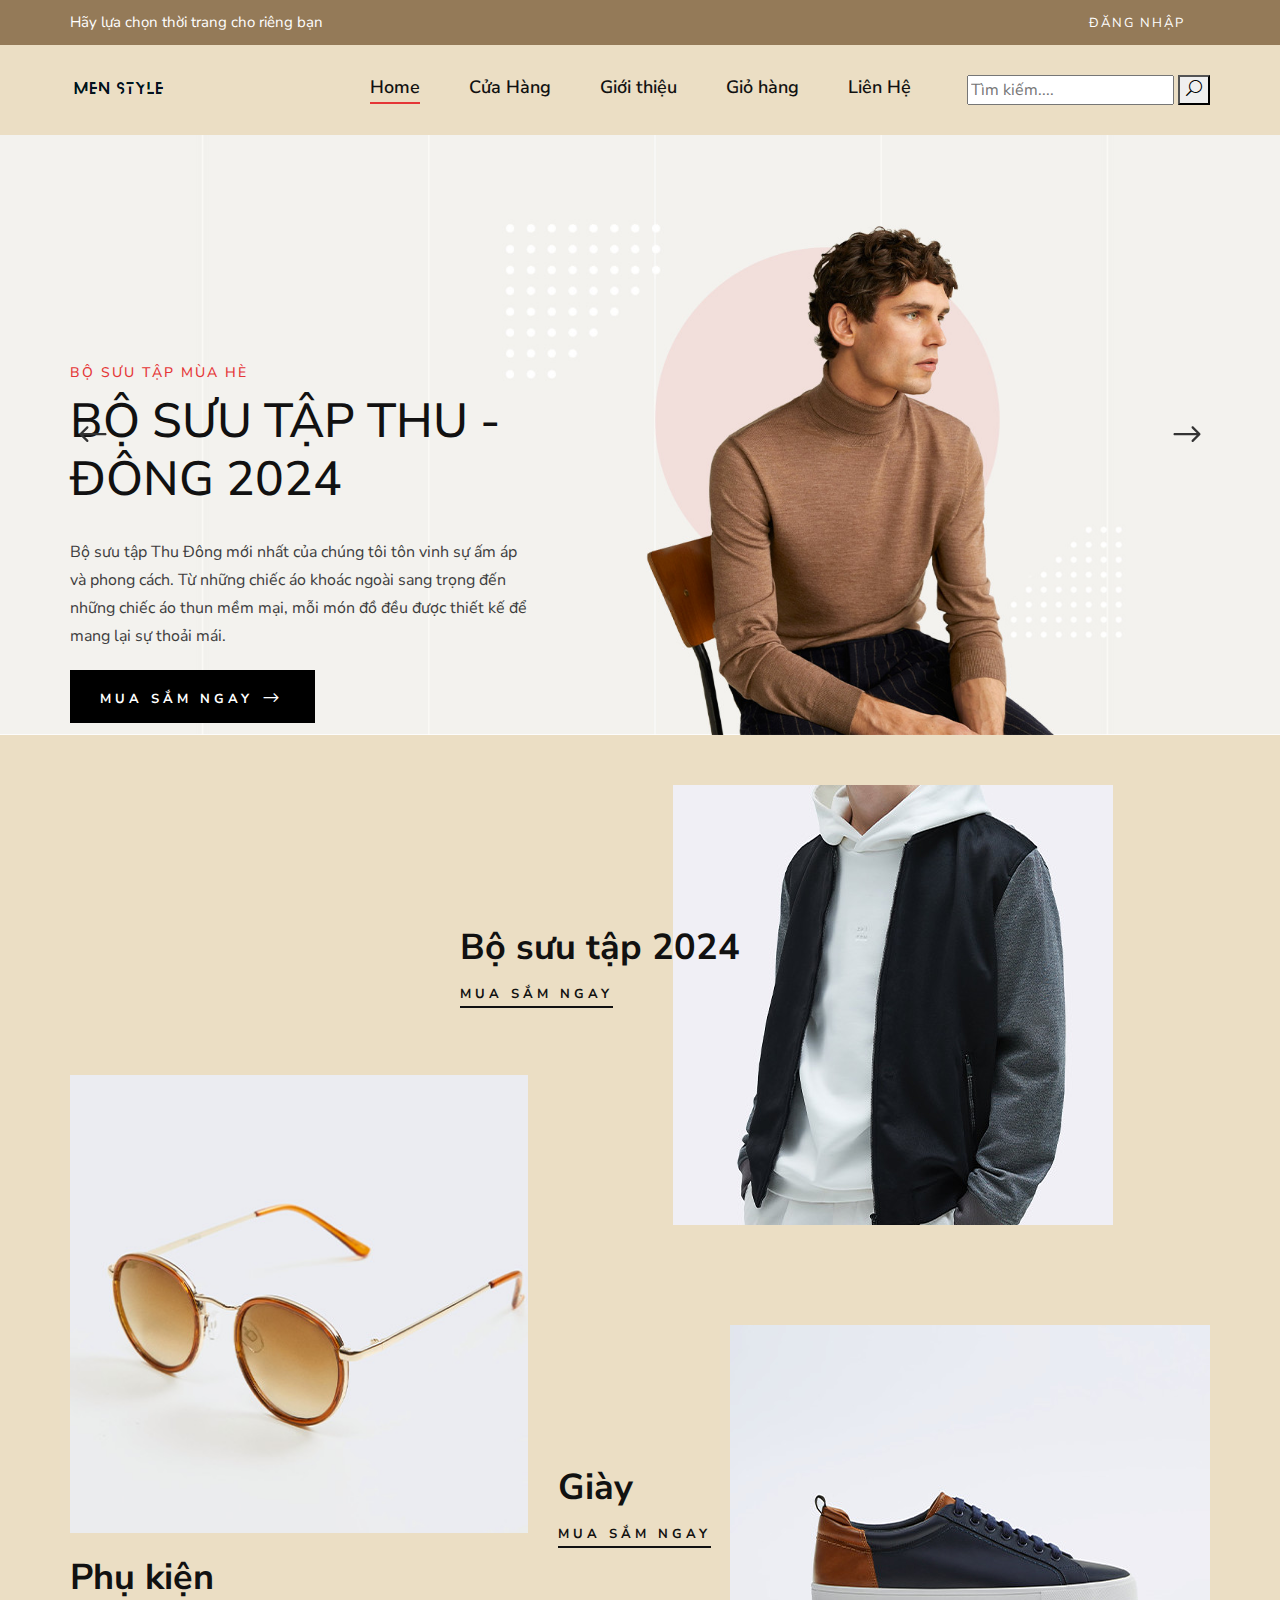
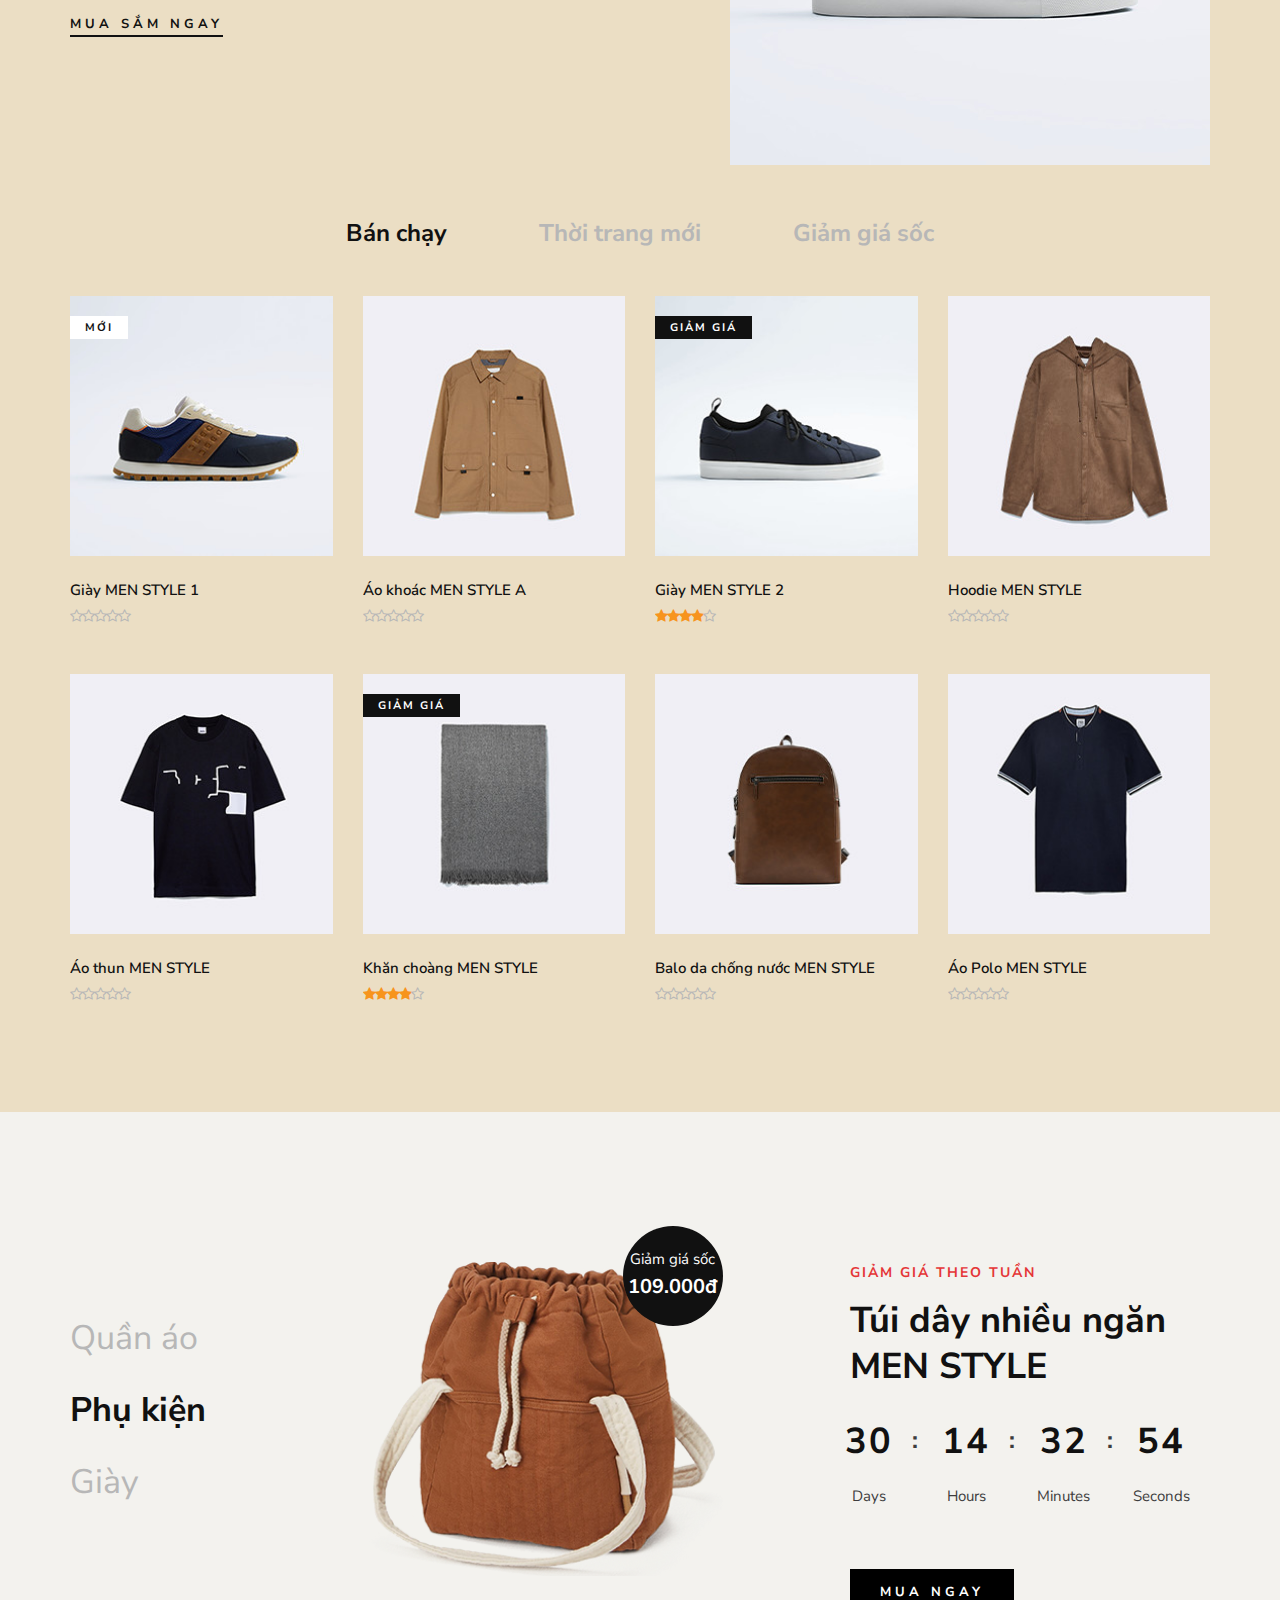
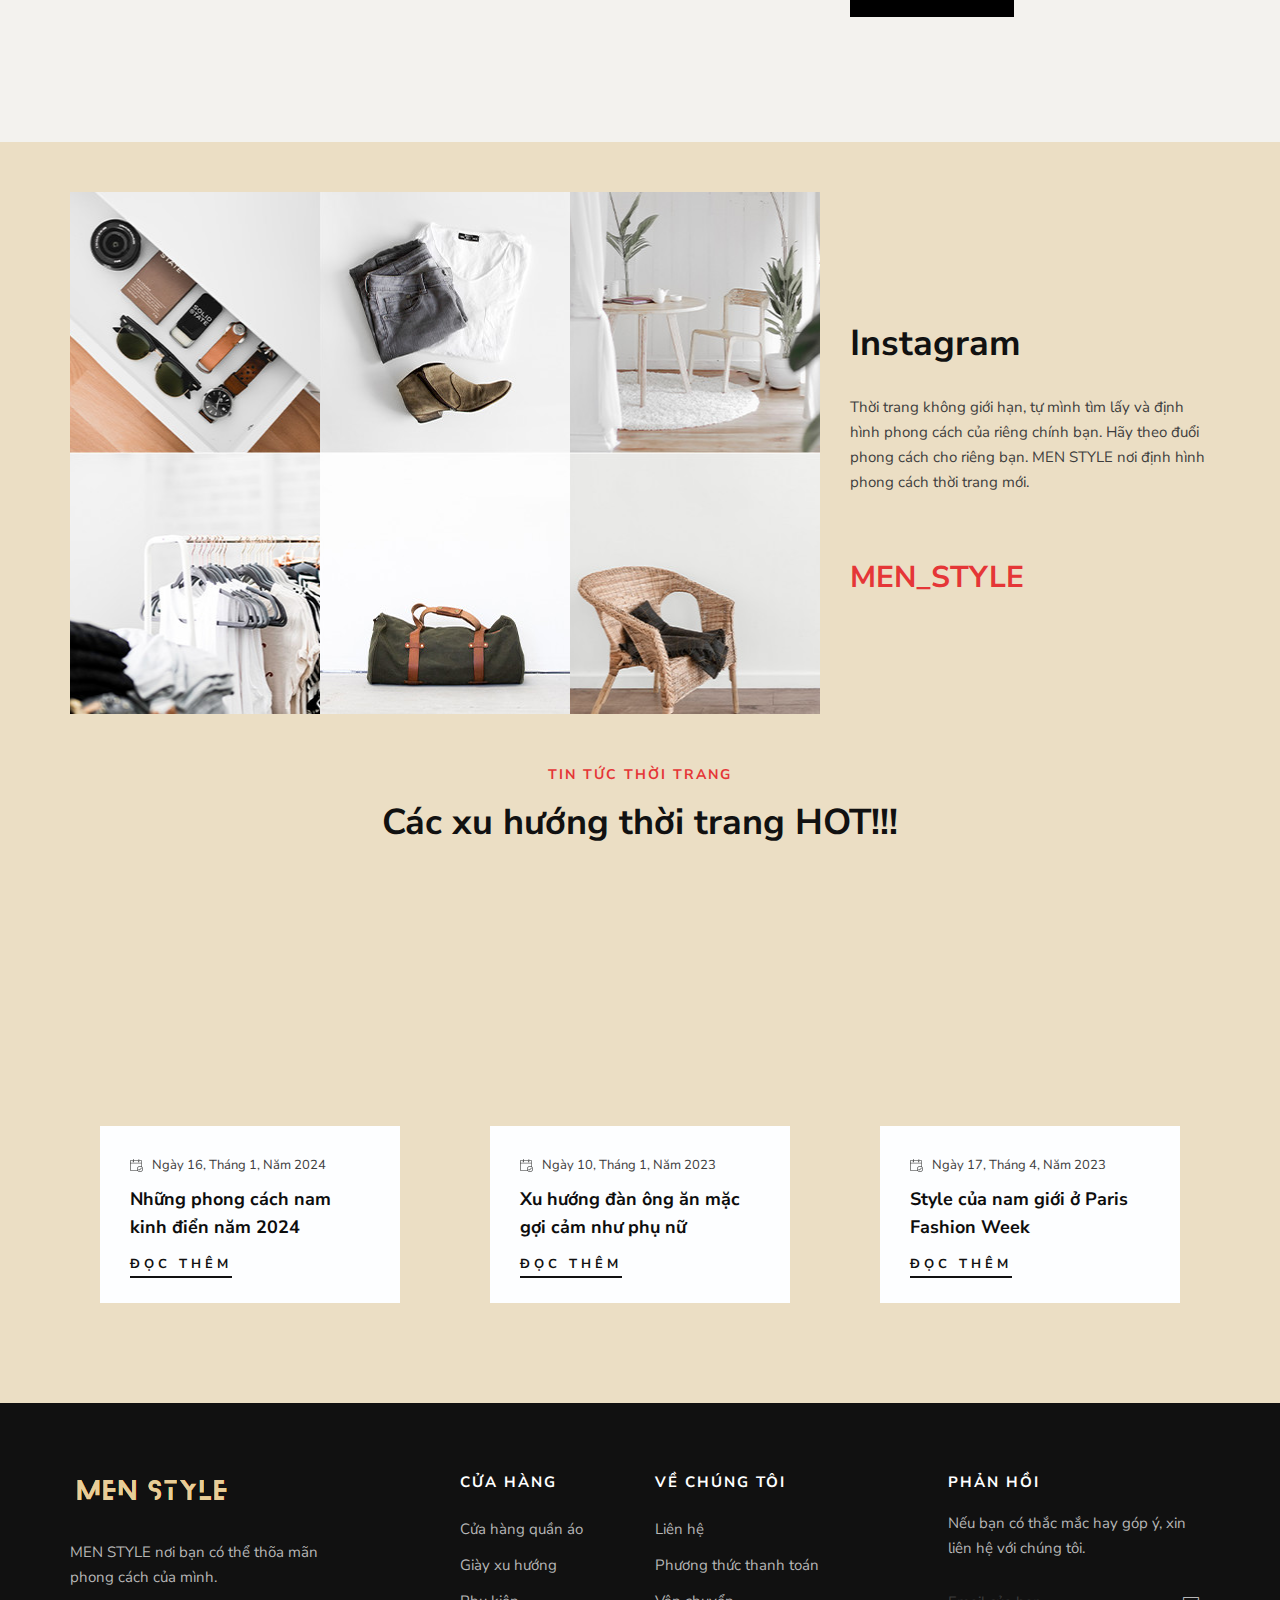
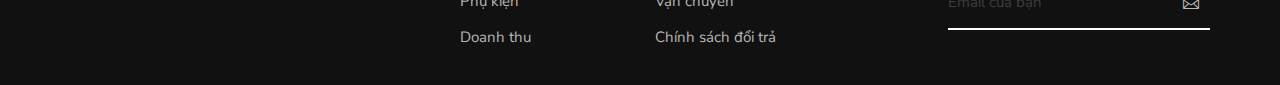
<file: index.html>
<!DOCTYPE html>
<html lang="zxx">

<head>
    <meta charset="UTF-8">
    <meta name="description" content="Fashion ">
    <meta name="keywords" content="Fashion, unica, creative, html">
    <meta name="viewport" content="width=device-width, initial-scale=1.0">
    <meta http-equiv="X-UA-Compatible" content="ie=edge">
    <body style="background-color: #ebdec4;"></body>
    <title>MEN STYLE  </title>

    <!-- Google Font -->
    <link href="https://fonts.googleapis.com/css2?family=Nunito+Sans:wght@300;400;600;700;800;900&display=swap"
    rel="stylesheet">

    <!-- Css Styles -->
    <link rel="stylesheet" href="css/bootstrap.min.css" type="text/css">
    <link rel="stylesheet" href="css/font-awesome.min.css" type="text/css">
    <link rel="stylesheet" href="css/elegant-icons.css" type="text/css">
    <link rel="stylesheet" href="css/magnific-popup.css" type="text/css">
    <link rel="stylesheet" href="css/nice-select.css" type="text/css">
    <link rel="stylesheet" href="css/owl.carousel.min.css" type="text/css">
    <link rel="stylesheet" href="css/slicknav.min.css" type="text/css">
    <link rel="stylesheet" href="css/style.css" type="text/css">
    
</head>

<body>
    <!-- Page Preloder -->
    <div id="preloder">
        <div class="loader"></div>
    </div>

    <!-- Offcanvas Menu Begin -->
    <div class="offcanvas-menu-overlay"></div>
    <div class="offcanvas-menu-wrapper">
        <div class="offcanvas__option">
            <div class="offcanvas__links">
                <a href="#">Đăng nhập</a>
                
            </div>
            
        </div>
        <div class="offcanvas__nav__option">
            <a href="#" class="search-switch"><img src="img/icon/search.png" alt=""></a>
            <a href="#"><img src="img/icon/heart.png" alt=""></a>
            <a href="#"><img src="img/icon/cart.png" alt=""> <span>0</span></a>
            <div class="price">0đ</div>
        </div>
        <div id="mobile-menu-wrap"></div>
        <div class="offcanvas__text">
            <p>Hãy lựa chọn thời trang cho riêng bạn </p>
        </div>
    </div>
    <!-- Offcanvas Menu End -->

    <!-- Header Section Begin -->
    <header class="header">
        <header class="header">
            <div class="header__top">
                <div class="container">
                    <div class="row">
                        <div class="col-lg-6 col-md-7">
                            <div class="header__top__left">
                                <p>Hãy lựa chọn thời trang cho riêng bạn</p>
                            </div>
                        </div>
                        <div class="col-lg-6 col-md-5">
                            <div class="header__top__right">
                                <div class="header__top__links">
                                    <a href="login.html">Đăng nhập</a>
                                   
                                </div>
                                
                            </div>
                        </div>
                    </div>
                </div>
            </div>
        <div class="container">
            <div class="row">
                <div class="col-lg-3 col-md-3">
                    <div class="header__logo">
                        <a href="./index.html"><img src="img/logo.png" alt=""></a>
                    </div>
                </div>
                <div class="col-lg-6 col-md-6">
                    <nav class="header__menu mobile-menu">
                        <ul>
                            <li class="active"><a href="./index.html">Home</a></li>
                            <li><a href="./shop.html">Cửa Hàng</a></li>
                            <li><a href="#">Giới thiệu</a>
                                <ul class="dropdown">
                                    <li><a href="./about.html">Về Chúng Tôi</a></li>
                                    <li><a href="./blog.html">Bài viết</a></li>
                                </ul>
                            </li>
                            <li><a href="#">Giỏ hàng</a>
                                <ul class="dropdown">
                                    <li><a href="./cart.html">Giỏ hàng</a></li>
                                    <li><a href="./checkout.html">Thủ Tục Thanh Toán</a></li>
                                </ul>
                            </li>
                            <li><a href="./contact.html">Liên Hệ</a></li>
                        </ul>
                    </nav>
                </div>
                <div class="col-lg-3 col-md-3">
                    <div class="header__nav__option">
                        <form action="#">
                            <input type="text" placeholder="Tìm kiếm....">
                            <button type="submit"><span class="icon_search"></span></button>
                        </form>
                        
                </div>
            </div>
            <div class="canvas__open"><i class="fa fa-bars"></i></div>
        </div>
    </header>
    <!-- Header Section End -->

    <!-- Hero Section Begin -->
    <section class="hero">
        <div class="hero__slider owl-carousel">
            <div class="hero__items set-bg" data-setbg="img/hero/nv1.jpg">
                <div class="container">
                    <div class="row">
                        <div class="col-xl-5 col-lg-7 col-md-8">
                            <div class="hero__text">
                                <h6>Bộ sưu tập mùa hè</h6>
                                <h2>BỘ SƯU TẬP THU - ĐÔNG 2024</h2>
                                <p>Bộ sưu tập Thu Đông mới nhất của chúng tôi tôn vinh sự ấm áp và phong cách.
                                 Từ những chiếc áo khoác ngoài sang trọng đến những chiếc áo thun mềm mại, 
                                 mỗi món đồ đều được thiết kế để mang lại sự thoải mái.</p>
                                <a href="#" class="primary-btn">MUA SẮM NGAY <span class="arrow_right"></span></a>
                                
                            </div>
                        </div>
                    </div>
                </div>
            </div>
            <div class="hero__items set-bg" data-setbg="img/hero/nv2.jpg">
                <div class="container">
                    <div class="row">
                        <div class="col-xl-5 col-lg-7 col-md-8">
                            <div class="hero__text">
                                <h6>Bộ sưu tập mùa hè</h6>
                                <h2>BỘ SƯU TẬP THU - ĐÔNG 2024</h2>
                                <p>Bộ sưu tập Thu Đông mới nhất của chúng tôi tôn vinh sự ấm áp và phong cách.
                                 Từ những chiếc áo khoác ngoài sang trọng đến những chiếc áo thun mềm mại, 
                                 mỗi món đồ đều được thiết kế để mang lại sự thoải mái.</p>
                                <a href="#" class="primary-btn">MUA SẮM NGAY <span class="arrow_right"></span></a>
                                
                            </div>
                        </div>
                    </div>
                </div>
            </div>
        </div>
    </section>
    <!-- Hero Section End -->

    <!-- Banner Section Begin -->
    <section class="banner spad">
        <div class="container">
            <div class="row">
                <div class="col-lg-7 offset-lg-4">
                    <div class="banner__item">
                        <div class="banner__item__pic">
                            <img src="img/banner/banner-1.jpg" alt="">
                        </div>
                        <div class="banner__item__text">
                            <h2>Bộ sưu tập 2024</h2>
                            <a href="shop.html">Mua sắm ngay</a>
                        </div>
                    </div>
                </div>
                <div class="col-lg-5">
                    <div class="banner__item banner__item--middle">
                        <div class="banner__item__pic">
                            <img src="img/banner/banner-2.jpg" alt="">
                        </div>
                        <div class="banner__item__text">
                            <h2>Phụ kiện</h2>
                            <a href="shop.html">Mua sắm ngay</a>
                        </div>
                    </div>
                </div>
                <div class="col-lg-7">
                    <div class="banner__item banner__item--last">
                        <div class="banner__item__pic">
                            <img src="img/banner/banner-3.jpg" alt="">
                        </div>
                        <div class="banner__item__text">
                            <h2>Giày</h2>
                            <a href="shop.html">Mua sắm ngay</a>
                        </div>
                    </div>
                </div>
            </div>
        </div>
    </section>
    <!-- Banner Section End -->

    <!-- Product Section Begin -->
    <section class="product spad">
        <div class="container">
            <div class="row">
                <div class="col-lg-12">
                    <ul class="filter__controls">
                        <li class="active" data-filter="*">Bán chạy</li>
                        <li data-filter=".new-arrivals">Thời trang mới</li>
                        <li data-filter=".hot-sales">Giảm giá sốc</li>
                    </ul>
                </div>
            </div>
            <div class="row product__filter">
                <div class="col-lg-3 col-md-6 col-sm-6 col-md-6 col-sm-6 mix new-arrivals">
                    <div class="product__item">
                        <div class="product__item__pic set-bg" data-setbg="img/product/product-1.jpg">
                            <span class="label">Mới</span>
                            <ul class="product__hover">
                                <li><a href="#"><img src="img/icon/heart.png" alt=""></a></li>
                                <li><a href="#"><img src="img/icon/compare.png" alt=""> <span>Thông tin</span></a></li>
                                <li><a href="#"><img src="img/icon/search.png" alt=""></a></li>
                            </ul>
                        </div>
                        <div class="product__item__text">
                            <h6>Giày MEN STYLE 1</h6>
                            <div class="rating">
                                <i class="fa fa-star-o"></i>
                                <i class="fa fa-star-o"></i>
                                <i class="fa fa-star-o"></i>
                                <i class="fa fa-star-o"></i>
                                <i class="fa fa-star-o"></i>
                            </div>
                            <div class="product__color__select">
                                <label for="pc-1">
                                    <input type="radio" id="pc-1">
                                </label>
                                <label class="active black" for="pc-2">
                                    <input type="radio" id="pc-2">
                                </label>
                                <label class="grey" for="pc-3">
                                    <input type="radio" id="pc-3">
                                </label>
                            </div>
                        </div>
                    </div>
                </div>
                <div class="col-lg-3 col-md-6 col-sm-6 col-md-6 col-sm-6 mix hot-sales">
                    <div class="product__item">
                        <div class="product__item__pic set-bg" data-setbg="img/product/product-2.jpg">
                            <ul class="product__hover">
                                <li><a href="#"><img src="img/icon/heart.png" alt=""></a></li>
                                <li><a href="#"><img src="img/icon/compare.png" alt=""> <span>Thông tin</span></a></li>
                                <li><a href="#"><img src="img/icon/search.png" alt=""></a></li>
                            </ul>
                        </div>
                        <div class="product__item__text">
                            <h6>Áo khoác MEN STYLE A</h6>
                            <div class="rating">
                                <i class="fa fa-star-o"></i>
                                <i class="fa fa-star-o"></i>
                                <i class="fa fa-star-o"></i>
                                <i class="fa fa-star-o"></i>
                                <i class="fa fa-star-o"></i>
                            </div>
                            <div class="product__color__select">
                                <label for="pc-4">
                                    <input type="radio" id="pc-4">
                                </label>
                                <label class="active black" for="pc-5">
                                    <input type="radio" id="pc-5">
                                </label>
                                <label class="grey" for="pc-6">
                                    <input type="radio" id="pc-6">
                                </label>
                            </div>
                        </div>
                    </div>
                </div>
                <div class="col-lg-3 col-md-6 col-sm-6 col-md-6 col-sm-6 mix new-arrivals">
                    <div class="product__item sale">
                        <div class="product__item__pic set-bg" data-setbg="img/product/product-3.jpg">
                            <span class="label">Giảm giá</span>
                            <ul class="product__hover">
                                <li><a href="#"><img src="img/icon/heart.png" alt=""></a></li>
                                <li><a href="#"><img src="img/icon/compare.png" alt=""> <span>Thông tin</span></a></li>
                                <li><a href="#"><img src="img/icon/search.png" alt=""></a></li>
                            </ul>
                        </div>
                        <div class="product__item__text">
                            <h6>Giày MEN STYLE 2</h6>
                            <div class="rating">
                                <i class="fa fa-star"></i>
                                <i class="fa fa-star"></i>
                                <i class="fa fa-star"></i>
                                <i class="fa fa-star"></i>
                                <i class="fa fa-star-o"></i>
                            </div>
                            <div class="product__color__select">
                                <label for="pc-7">
                                    <input type="radio" id="pc-7">
                                </label>
                                <label class="active black" for="pc-8">
                                    <input type="radio" id="pc-8">
                                </label>
                                <label class="grey" for="pc-9">
                                    <input type="radio" id="pc-9">
                                </label>
                            </div>
                        </div>
                    </div>
                </div>
                <div class="col-lg-3 col-md-6 col-sm-6 col-md-6 col-sm-6 mix hot-sales">
                    <div class="product__item">
                        <div class="product__item__pic set-bg" data-setbg="img/product/product-4.jpg">
                            <ul class="product__hover">
                                <li><a href="#"><img src="img/icon/heart.png" alt=""></a></li>
                                <li><a href="#"><img src="img/icon/compare.png" alt=""> <span>Thông tin</span></a></li>
                                <li><a href="#"><img src="img/icon/search.png" alt=""></a></li>
                            </ul>
                        </div>
                        <div class="product__item__text">
                            <h6>Hoodie MEN STYLE </h6>
                            <div class="rating">
                                <i class="fa fa-star-o"></i>
                                <i class="fa fa-star-o"></i>
                                <i class="fa fa-star-o"></i>
                                <i class="fa fa-star-o"></i>
                                <i class="fa fa-star-o"></i>
                            </div>
                            <div class="product__color__select">
                                <label for="pc-10">
                                    <input type="radio" id="pc-10">
                                </label>
                                <label class="active black" for="pc-11">
                                    <input type="radio" id="pc-11">
                                </label>
                                <label class="grey" for="pc-12">
                                    <input type="radio" id="pc-12">
                                </label>
                            </div>
                        </div>
                    </div>
                </div>
                <div class="col-lg-3 col-md-6 col-sm-6 col-md-6 col-sm-6 mix new-arrivals">
                    <div class="product__item">
                        <div class="product__item__pic set-bg" data-setbg="img/product/product-5.jpg">
                            <ul class="product__hover">
                                <li><a href="#"><img src="img/icon/heart.png" alt=""></a></li>
                                <li><a href="#"><img src="img/icon/compare.png" alt=""> <span>Thông tin</span></a></li>
                                <li><a href="#"><img src="img/icon/search.png" alt=""></a></li>
                            </ul>
                        </div>
                        <div class="product__item__text">
                            <h6>Áo thun MEN STYLE </h6>
                            <div class="rating">
                                <i class="fa fa-star-o"></i>
                                <i class="fa fa-star-o"></i>
                                <i class="fa fa-star-o"></i>
                                <i class="fa fa-star-o"></i>
                                <i class="fa fa-star-o"></i>
                            </div>
                            <div class="product__color__select">
                                <label for="pc-13">
                                    <input type="radio" id="pc-13">
                                </label>
                                <label class="active black" for="pc-14">
                                    <input type="radio" id="pc-14">
                                </label>
                                <label class="grey" for="pc-15">
                                    <input type="radio" id="pc-15">
                                </label>
                            </div>
                        </div>
                    </div>
                </div>
                <div class="col-lg-3 col-md-6 col-sm-6 col-md-6 col-sm-6 mix hot-sales">
                    <div class="product__item sale">
                        <div class="product__item__pic set-bg" data-setbg="img/product/product-6.jpg">
                            <span class="label">Giảm giá</span>
                            <ul class="product__hover">
                                <li><a href="#"><img src="img/icon/heart.png" alt=""></a></li>
                                <li><a href="#"><img src="img/icon/compare.png" alt=""> <span>Thông tin</span></a></li>
                                <li><a href="#"><img src="img/icon/search.png" alt=""></a></li>
                            </ul>
                        </div>
                        <div class="product__item__text">
                            <h6>Khăn choàng MEN STYLE</h6>
                            <div class="rating">
                                <i class="fa fa-star"></i>
                                <i class="fa fa-star"></i>
                                <i class="fa fa-star"></i>
                                <i class="fa fa-star"></i>
                                <i class="fa fa-star-o"></i>
                            </div>
                            <div class="product__color__select">
                                <label for="pc-16">
                                    <input type="radio" id="pc-16">
                                </label>
                                <label class="active black" for="pc-17">
                                    <input type="radio" id="pc-17">
                                </label>
                                <label class="grey" for="pc-18">
                                    <input type="radio" id="pc-18">
                                </label>
                            </div>
                        </div>
                    </div>
                </div>
                <div class="col-lg-3 col-md-6 col-sm-6 col-md-6 col-sm-6 mix new-arrivals">
                    <div class="product__item">
                        <div class="product__item__pic set-bg" data-setbg="img/product/product-7.jpg">
                            <ul class="product__hover">
                                <li><a href="#"><img src="img/icon/heart.png" alt=""></a></li>
                                <li><a href="#"><img src="img/icon/compare.png" alt=""> <span>So sánh</span></a></li>
                                <li><a href="#"><img src="img/icon/search.png" alt=""></a></li>
                            </ul>
                        </div>
                        <div class="product__item__text">
                            <h6>Balo da chống nước MEN STYLE</h6>
                            <div class="rating">
                                <i class="fa fa-star-o"></i>
                                <i class="fa fa-star-o"></i>
                                <i class="fa fa-star-o"></i>
                                <i class="fa fa-star-o"></i>
                                <i class="fa fa-star-o"></i>
                            </div>
                            <div class="product__color__select">
                                <label for="pc-19">
                                    <input type="radio" id="pc-19">
                                </label>
                                <label class="active black" for="pc-20">
                                    <input type="radio" id="pc-20">
                                </label>
                                <label class="grey" for="pc-21">
                                    <input type="radio" id="pc-21">
                                </label>
                            </div>
                        </div>
                    </div>
                </div>
                <div class="col-lg-3 col-md-6 col-sm-6 col-md-6 col-sm-6 mix hot-sales">
                    <div class="product__item">
                        <div class="product__item__pic set-bg" data-setbg="img/product/product-8.jpg">
                            <ul class="product__hover">
                                <li><a href="#"><img src="img/icon/heart.png" alt=""></a></li>
                                <li><a href="#"><img src="img/icon/compare.png" alt=""> <span>So sánh</span></a></li>
                                <li><a href="#"><img src="img/icon/search.png" alt=""></a></li>
                            </ul>
                        </div>
                        <div class="product__item__text">
                            <h6>Áo Polo MEN STYLE</h6>
                            <div class="rating">
                                <i class="fa fa-star-o"></i>
                                <i class="fa fa-star-o"></i>
                                <i class="fa fa-star-o"></i>
                                <i class="fa fa-star-o"></i>
                                <i class="fa fa-star-o"></i>
                            </div>
                            <div class="product__color__select">
                                <label for="pc-22">
                                    <input type="radio" id="pc-22">
                                </label>
                                <label class="active black" for="pc-23">
                                    <input type="radio" id="pc-23">
                                </label>
                                <label class="grey" for="pc-24">
                                    <input type="radio" id="pc-24">
                                </label>
                            </div>
                        </div>
                    </div>
                </div>
            </div>
        </div>
    </section>
    <!-- Product Section End -->

    <!-- Categories Section Begin -->
    <section class="categories spad">
        <div class="container">
            <div class="row">
                <div class="col-lg-3">
                    <div class="categories__text">
                        <h2> Quần áo <br /> <span>Phụ kiện</span> <br /> Giày</h2>
                    </div>
                </div>
                <div class="col-lg-4">
                    <div class="categories__hot__deal">
                        <img src="img/product-sale.png" alt="">
                        <div class="hot__deal__sticker">
                            <span>Giảm giá sốc</span>
                            <h5>109.000đ</h5>
                        </div>
                    </div>
                </div>
                <div class="col-lg-4 offset-lg-1">
                    <div class="categories__deal__countdown">
                        <span>Giảm giá theo tuần</span>
                        <h2>Túi dây nhiều ngăn MEN STYLE</h2>
                        <div class="categories__deal__countdown__timer" id="countdown">
                            <div class="cd-item">
                                <span>3</span>
                                <p>Ngày</p>
                            </div>
                            <div class="cd-item">
                                <span>1</span>
                                <p>Giờ</p>
                            </div>
                            <div class="cd-item">
                                <span>50</span>
                                <p>Phút</p>
                            </div>
                            <div class="cd-item">
                                <span>18</span>
                                <p>Giây</p>
                            </div>
                        </div>
                        <a href="#" class="primary-btn">MUA NGAY</a>
                    </div>
                </div>
            </div>
        </div>
    </section>
    <!-- Categories Section End -->

    <!-- Instagram Section Begin -->
    <section class="instagram spad">
        <div class="container">
            <div class="row">
                <div class="col-lg-8">
                    <div class="instagram__pic">
                        <div class="instagram__pic__item set-bg" data-setbg="img/instagram/instagram-1.jpg"></div>
                        <div class="instagram__pic__item set-bg" data-setbg="img/instagram/instagram-2.jpg"></div>
                        <div class="instagram__pic__item set-bg" data-setbg="img/instagram/instagram-3.jpg"></div>
                        <div class="instagram__pic__item set-bg" data-setbg="img/instagram/instagram-4.jpg"></div>
                        <div class="instagram__pic__item set-bg" data-setbg="img/instagram/instagram-5.jpg"></div>
                        <div class="instagram__pic__item set-bg" data-setbg="img/instagram/instagram-6.jpg"></div>
                    </div>
                </div>
                <div class="col-lg-4">
                    <div class="instagram__text">
                        <h2>Instagram</h2>
                        <p>Thời trang không giới hạn, tự mình tìm lấy và định hình phong cách của riêng chính bạn. Hãy theo đuổi phong cách cho riêng bạn. MEN STYLE nơi định hình phong cách thời trang mới.</p>
                        <h3>MEN_STYLE</h3>
                    </div>
                </div>
            </div>
        </div>
    </section>
    <!-- Instagram Section End -->

    <!-- Latest Blog Section Begin -->
    <section class="latest spad">
        <div class="container">
            <div class="row">
                <div class="col-lg-12">
                    <div class="section-title">
                        <span>TIN TỨC THỜI TRANG</span>
                        <h2>Các xu hướng thời trang HOT!!!</h2>
                    </div>
                </div>
            </div>
            <div class="row">
                <div class="col-lg-4 col-md-6 col-sm-6">
                    <div class="blog__item">
                        <div class="blog__item__pic set-bg" data-setbg="https://i1-giaitri.vnecdn.net/2018/10/30/2116030894-w500-1540810057-5609-1540873426.jpg?w=500&h=300&q=100&dpr=1&fit=crop&s=v1AFQjBdZFmx_cvyTpoyqQ"></div>
                        <div class="blog__item__text">
                            <span><img src="img/icon/calendar.png" alt=""> Ngày 16, Tháng 1, Năm 2024</span>
                            <h5>Những phong cách nam kinh điển năm 2024</h5>
                            <a href="blog1.html">ĐỌC THÊM</a>
                        </div>
                    </div>
                </div>
                <div class="col-lg-4 col-md-6 col-sm-6">
                    <div class="blog__item">
                        <div class="blog__item__pic set-bg" data-setbg="https://i1-giaitri.vnecdn.net/2023/02/03/dan-ong-mac-sexy-nhu-phu-nu.jpg?w=500&h=300&q=100&dpr=1&fit=crop&s=y_FyHUKA79cKQLxp10tkpg"></div>
                        <div class="blog__item__text">
                            <span><img src="img/icon/calendar.png" alt=""> Ngày 10, Tháng 1, Năm 2023</span>
                            <h5>Xu hướng đàn ông ăn mặc gợi cảm như phụ nữ</h5>
                            <a href="blog2.html">ĐỌC THÊM</a>
                        </div>
                    </div>
                </div>
                <div class="col-lg-4 col-md-6 col-sm-6">
                    <div class="blog__item">
                        <div class="blog__item__pic set-bg" data-setbg="https://i1-giaitri.vnecdn.net/2021/06/25/nam-gioi.jpg?w=500&h=300&q=100&dpr=1&fit=crop&s=nak0wFLhifpwm9knEgG62g"></div>
                        <div class="blog__item__text">
                            <span><img src="img/icon/calendar.png" alt=""> Ngày 17, Tháng 4, Năm 2023</span>
                            <h5>Style của nam giới ở Paris Fashion Week</h5>
                            <a href="blog3.html">ĐỌC THÊM</a>
                        </div>
                    </div>
                </div>
            </div>
        </div>
    </section>
    <!-- Latest Blog Section End -->

    <!-- Footer Section Begin -->
    <footer class="footer">
        <div class="container">
            <div class="row">
                <div class="col-lg-3 col-md-6 col-sm-6">
                    <div class="footer__about">
                        <div class="footer__logo">
                            <a href="#"><img src="img/footer.png" alt=""></a>
                        </div>
                        <p>MEN STYLE nơi bạn có thể thõa mãn phong cách của mình.</p>
                      
                    </div>
                </div>
                <div class="col-lg-2 offset-lg-1 col-md-3 col-sm-6">
                    <div class="footer__widget">
                        <h6>Cửa Hàng</h6>
                        <ul>
                            <li><a href="#">Cửa hàng quần áo</a></li>
                            <li><a href="#">Giày xu hướng</a></li>
                            <li><a href="#">Phụ kiện</a></li>
                            <li><a href="#">Doanh thu</a></li>
                        </ul>
                    </div>
                </div>
                <div class="col-lg-2 col-md-3 col-sm-6">
                    <div class="footer__widget">
                        <h6>về chúng tôi</h6>
                        <ul>
                            <li><a href="#">Liên hệ </a></li>
                            <li><a href="#">Phương thức thanh toán</a></li>
                            <li><a href="#">Vận chuyển</a></li>
                            <li><a href="#">Chính sách đổi trả</a></li>
                        </ul>
                    </div>
                </div>
                <div class="col-lg-3 offset-lg-1 col-md-6 col-sm-6">
                    <div class="footer__widget">
                        <h6>Phản hồi</h6>
                        <div class="footer__newslatter">
                            <p>Nếu bạn có thắc mắc hay góp ý, xin liên hệ với chúng tôi.</p>
                            <form action="#">
                                <input type="text" placeholder="Email của bạn">
                                <button type="submit"><span class="icon_mail_alt"></span></button>
                            </form>
                        </div>
                    </div>
                </div>
            </div>
            
        </div>
    </footer>
    <!-- Footer Section End -->

    <!-- Search Begin -->
    <div class="search-model">
        <div class="h-100 d-flex align-items-center justify-content-center">
            <div class="search-close-switch">+</div>
            <form class="search-model-form">
                <input type="text" id="search-input" placeholder="Search here.....">
            </form>
        </div>
    </div>
    <!-- Search End -->

    <!-- Js Plugins -->
    <script src="js/jquery-3.3.1.min.js"></script>
    <script src="js/bootstrap.min.js"></script>
    <script src="js/jquery.nice-select.min.js"></script>
    <script src="js/jquery.nicescroll.min.js"></script>
    <script src="js/jquery.magnific-popup.min.js"></script>
    <script src="js/jquery.countdown.min.js"></script>
    <script src="js/jquery.slicknav.js"></script>
    <script src="js/mixitup.min.js"></script>
    <script src="js/owl.carousel.min.js"></script>
    <script src="js/main.js"></script>
</body>

</html>
</file>
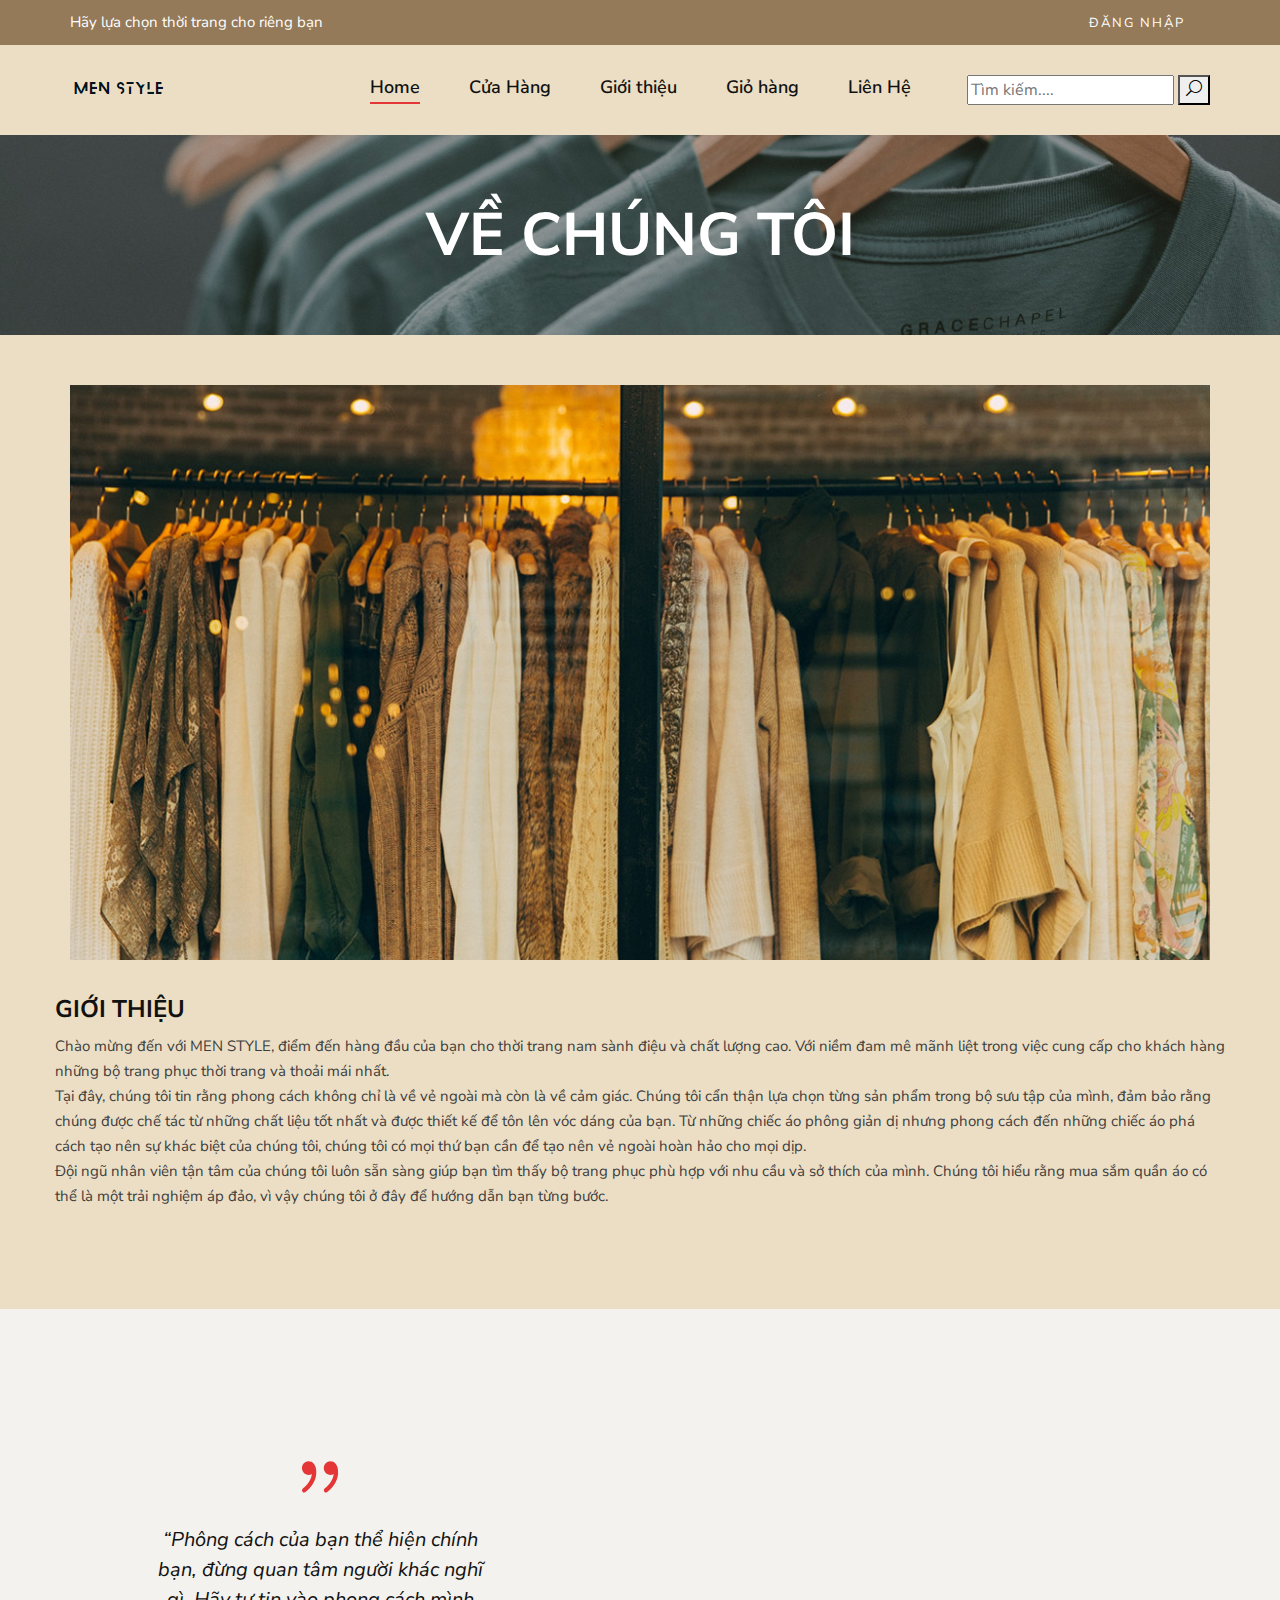
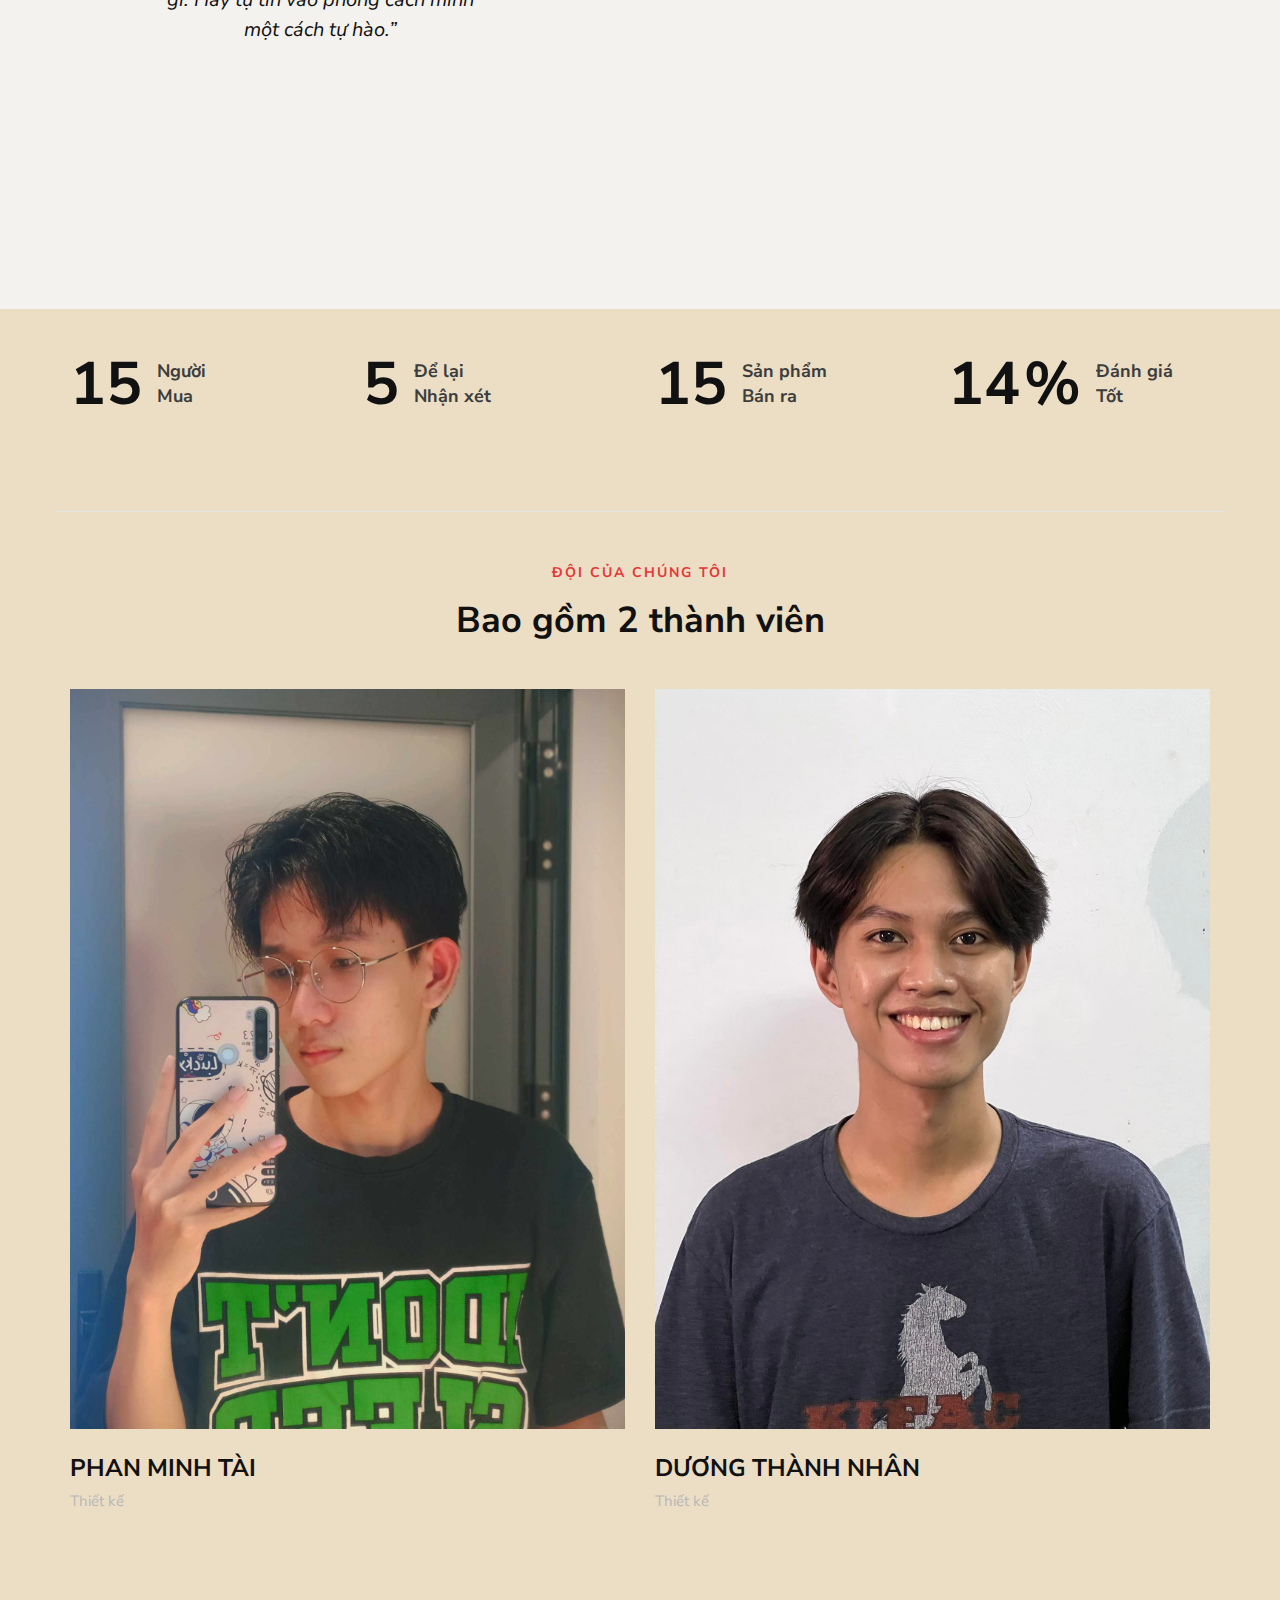
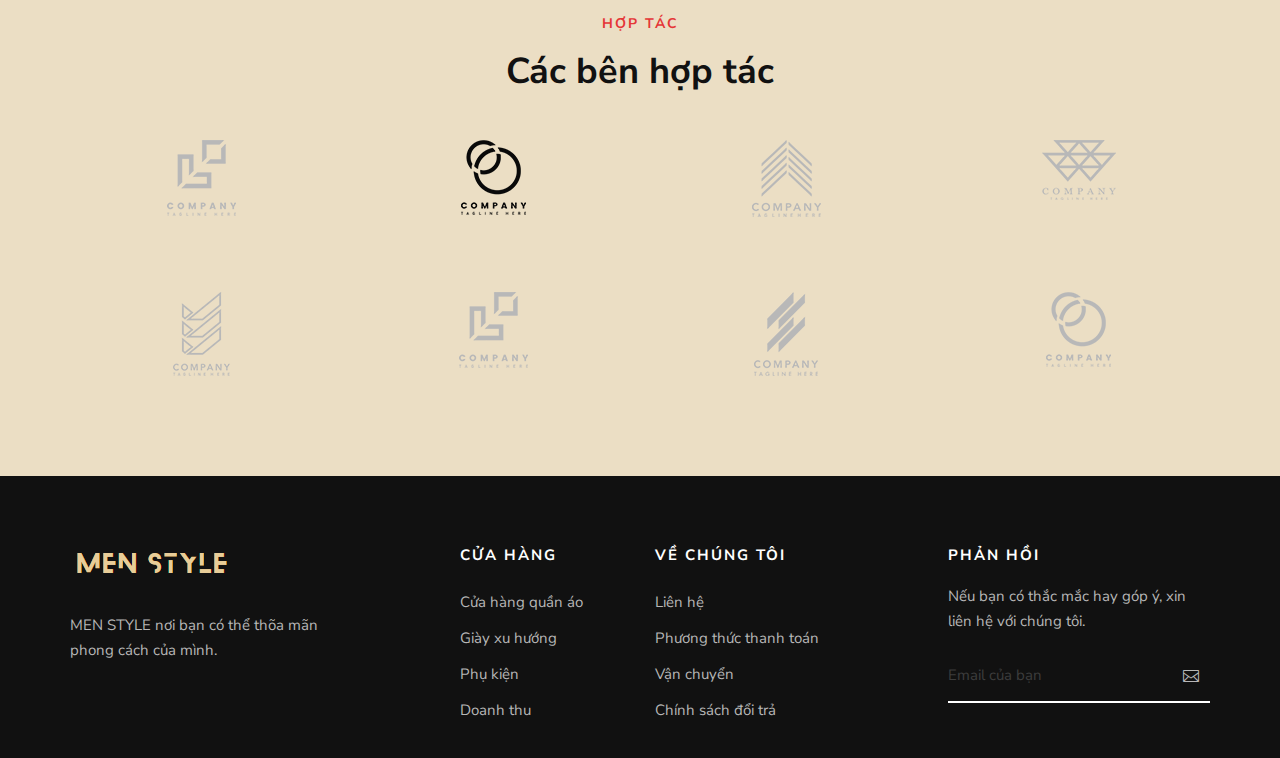
<file: about.html>
<!DOCTYPE html>
<html lang="zxx">

<head>
    <meta charset="UTF-8">
    <meta name="description" content="Fashion ">
    <meta name="keywords" content="Fashion, unica, creative, html">
    <meta name="viewport" content="width=device-width, initial-scale=1.0">
    <meta http-equiv="X-UA-Compatible" content="ie=edge">
    <body style="background-color: #ebdec4;"></body>
    <title>MEN STYLE  </title>

    <!-- Google Font -->
    <link href="https://fonts.googleapis.com/css2?family=Nunito+Sans:wght@300;400;600;700;800;900&display=swap"
    rel="stylesheet">

    <!-- Css Styles -->
    <link rel="stylesheet" href="css/bootstrap.min.css" type="text/css">
    <link rel="stylesheet" href="css/font-awesome.min.css" type="text/css">
    <link rel="stylesheet" href="css/elegant-icons.css" type="text/css">
    <link rel="stylesheet" href="css/magnific-popup.css" type="text/css">
    <link rel="stylesheet" href="css/nice-select.css" type="text/css">
    <link rel="stylesheet" href="css/owl.carousel.min.css" type="text/css">
    <link rel="stylesheet" href="css/slicknav.min.css" type="text/css">
    <link rel="stylesheet" href="css/style.css" type="text/css">
</head>

<body>
    <!-- Page Preloder -->
    <div id="preloder">
        <div class="loader"></div>
    </div>

    <!-- Offcanvas Menu Begin -->
    <div class="offcanvas-menu-overlay"></div>
    <div class="offcanvas-menu-wrapper">
        <div class="offcanvas__option">
            <div class="offcanvas__links">
                <a href="#">Đăng nhập</a>
                
            </div>
            
        </div>
        <div class="offcanvas__nav__option">
            <a href="#" class="search-switch"><img src="img/icon/search.png" alt=""></a>
            <a href="#"><img src="img/icon/heart.png" alt=""></a>
            <a href="#"><img src="img/icon/cart.png" alt=""> <span>0</span></a>
            <div class="price">0đ</div>
        </div>
        <div id="mobile-menu-wrap"></div>
        <div class="offcanvas__text">
            <p>Hãy lựa chọn thời trang cho riêng bạn </p>
        </div>
    </div>
    <!-- Offcanvas Menu End -->

    <!-- Header Section Begin -->
    <header class="header">
        <header class="header">
            <div class="header__top">
                <div class="container">
                    <div class="row">
                        <div class="col-lg-6 col-md-7">
                            <div class="header__top__left">
                                <p>Hãy lựa chọn thời trang cho riêng bạn</p>
                            </div>
                        </div>
                        <div class="col-lg-6 col-md-5">
                            <div class="header__top__right">
                                <div class="header__top__links">
                                    <a href="login.html">Đăng nhập</a>
                                   
                                </div>
                                
                            </div>
                        </div>
                    </div>
                </div>
            </div>
        <div class="container">
            <div class="row">
                <div class="col-lg-3 col-md-3">
                    <div class="header__logo">
                        <a href="./index.html"><img src="img/logo.png" alt=""></a>
                    </div>
                </div>
                <div class="col-lg-6 col-md-6">
                    <nav class="header__menu mobile-menu">
                        <ul>
                            <li class="active"><a href="./index.html">Home</a></li>
                            <li><a href="./shop.html">Cửa Hàng</a></li>
                            <li><a href="#">Giới thiệu</a>
                                <ul class="dropdown">
                                    <li><a href="./about.html">Về Chúng Tôi</a></li>
                                    <li><a href="./blog.html">Bài viết</a></li>
                                </ul>
                            </li>
                            <li><a href="#">Giỏ hàng</a>
                                <ul class="dropdown">
                                    <li><a href="./cart.html">Giỏ hàng</a></li>
                                    <li><a href="./checkout.html">Thủ Tục Thanh Toán</a></li>
                                </ul>
                            </li>
                            <li><a href="./contact.html">Liên Hệ</a></li>
                        </ul>
                    </nav>
                </div>
                <div class="col-lg-3 col-md-3">
                    <div class="header__nav__option">
                        <form action="#">
                            <input type="text" placeholder="Tìm kiếm....">
                            <button type="submit"><span class="icon_search"></span></button>
                        </form>
                        
                </div>
            </div>
            <div class="canvas__open"><i class="fa fa-bars"></i></div>
        </div>
    </header>
    <!-- Header Section End -->

    <!-- Breadcrumb Section Begin -->
<section class="breadcrumb-blog set-bg" data-setbg="img/breadcrumb-bg.jpg">
    <div class="container">
        <div class="row">
            <div class="col-lg-12">
                <h2>VỀ CHÚNG TÔI</h2>
            </div>
        </div>
    </div>
</section>
<!-- Breadcrumb Section End -->

    <!-- About Section Begin -->
    <section class="about spad">
        <div class="container">
            <div class="row">
                <div class="col-lg-12">
                    <div class="about__pic">
                        <img src="img/about/about-us.jpg" alt="">
                    </div>
                </div>
            </div>
            <div class="row">
                
                    <div class="about__item">
                        <h4>GIỚI THIỆU</h4>
                        <p>Chào mừng đến với MEN STYLE, điểm đến hàng đầu của bạn cho thời trang nam sành điệu và chất lượng cao. Với niềm đam mê mãnh liệt trong việc cung cấp cho khách hàng những bộ trang phục thời trang và thoải mái nhất.</p>
                        <p>Tại đây, chúng tôi tin rằng phong cách không chỉ là về vẻ ngoài mà còn là về cảm giác. Chúng tôi cẩn thận lựa chọn từng sản phẩm trong bộ sưu tập của mình, đảm bảo rằng chúng được chế tác từ những chất liệu tốt nhất và được thiết kế để tôn lên vóc dáng của bạn. Từ những chiếc áo phông giản dị nhưng phong cách đến những chiếc áo phá cách tạo nên sự khác biệt của chúng tôi, chúng tôi có mọi thứ bạn cần để tạo nên vẻ ngoài hoàn hảo cho mọi dịp.</p>
                        <p>Đội ngũ nhân viên tận tâm của chúng tôi luôn sẵn sàng giúp bạn tìm thấy bộ trang phục phù hợp với nhu cầu và sở thích của mình. Chúng tôi hiểu rằng mua sắm quần áo có thể là một trải nghiệm áp đảo, vì vậy chúng tôi ở đây để hướng dẫn bạn từng bước.</p>
                    
                    </div>
               
            </div>
        </div>
    </section>
    <!-- About Section End -->

    <!-- Testimonial Section Begin -->
    <section class="testimonial">
        <div class="container-fluid">
            <div class="row">
                <div class="col-lg-6 p-0">
                    <div class="testimonial__text">
                        <span class="icon_quotations"></span>
                        <p>“Phông cách của bạn thể hiện chính bạn, đừng quan tâm người khác nghĩ gì. Hãy tự tin vào phong cách mình một cách tự hào.”
                        </p>
                        
                    </div>
                </div>
                <div class="col-lg-6 p-0">
                    <div class="testimonial__pic set-bg" data-setbg="https://novida.vn/wp-content/uploads/2022/06/phong-cach-toi-gian.jpg"></div>
                </div>
            </div>
        </div>
    </section>
    <!-- Testimonial Section End -->

    <!-- Counter Section Begin -->
    <section class="counter spad">
        <div class="container">
            <div class="row">
                <div class="col-lg-3 col-md-6 col-sm-6">
                    <div class="counter__item">
                        <div class="counter__item__number">
                            <h2 class="cn_num">102</h2>
                        </div>
                        <span>Người <br />Mua</span>
                    </div>
                </div>
                <div class="col-lg-3 col-md-6 col-sm-6">
                    <div class="counter__item">
                        <div class="counter__item__number">
                            <h2 class="cn_num">30</h2>
                        </div>
                        <span>Để lại <br />Nhận xét</span>
                    </div>
                </div>
                <div class="col-lg-3 col-md-6 col-sm-6">
                    <div class="counter__item">
                        <div class="counter__item__number">
                            <h2 class="cn_num">102</h2>
                        </div>
                        <span>Sản phẩm<br />Bán ra</span>
                    </div>
                </div>
                <div class="col-lg-3 col-md-6 col-sm-6">
                    <div class="counter__item">
                        <div class="counter__item__number">
                            <h2 class="cn_num">98</h2>
                            <strong>%</strong>
                        </div>
                        <span>Đánh giá <br />Tốt</span>
                    </div>
                </div>
            </div>
        </div>
    </section>
    <!-- Counter Section End -->

    <!-- Team Section Begin -->
    <section class="team spad">
        <div class="container">
            <div class="row">
                <div class="col-lg-12">
                    <div class="section-title">
                        <span>ĐỘI CỦA CHÚNG TÔI</span>
                        <h2>Bao gồm 2 thành viên</h2>
                    </div>
                </div>
            </div>
            
            <div class="row">
              
                <div class="col-lg-6 col-md-6 col-sm-6">
                    <div class="team__item">
                        <img src="img/hero/Tai.jpg" alt="">
                        <h4>PHAN MINH TÀI</h4>
                        <span>Thiết kế</span>
                    </div>
                </div>
                <div class="col-lg-6 col-md-6 col-sm-6">
                    <div class="team__item">
                        <img src="img/hero/Nhan.jpg" alt="">
                        <h4>DƯƠNG THÀNH NHÂN</h4>
                        <span>Thiết kế</span>
                    </div>
                
            </div>
            </div>
        </div>
    </section>
    <!-- Team Section End -->

    <!-- Client Section Begin -->
    <section class="clients spad">
        <div class="container">
            <div class="row">
                <div class="col-lg-12">
                    <div class="section-title">
                        <span>HỢP TÁC</span>
                        <h2>Các bên hợp tác</h2>
                    </div>
                </div>
            </div>
            <div class="row">
                <div class="col-lg-3 col-md-4 col-sm-4 col-6">
                    <a href="#" class="client__item"><img src="img/clients/client-1.png" alt=""></a>
                </div>
                <div class="col-lg-3 col-md-4 col-sm-4 col-6">
                    <a href="#" class="client__item"><img src="img/clients/client-2.png" alt=""></a>
                </div>
                <div class="col-lg-3 col-md-4 col-sm-4 col-6">
                    <a href="#" class="client__item"><img src="img/clients/client-3.png" alt=""></a>
                </div>
                <div class="col-lg-3 col-md-4 col-sm-4 col-6">
                    <a href="#" class="client__item"><img src="img/clients/client-4.png" alt=""></a>
                </div>
                <div class="col-lg-3 col-md-4 col-sm-4 col-6">
                    <a href="#" class="client__item"><img src="img/clients/client-5.png" alt=""></a>
                </div>
                <div class="col-lg-3 col-md-4 col-sm-4 col-6">
                    <a href="#" class="client__item"><img src="img/clients/client-6.png" alt=""></a>
                </div>
                <div class="col-lg-3 col-md-4 col-sm-4 col-6">
                    <a href="#" class="client__item"><img src="img/clients/client-7.png" alt=""></a>
                </div>
                <div class="col-lg-3 col-md-4 col-sm-4 col-6">
                    <a href="#" class="client__item"><img src="img/clients/client-8.png" alt=""></a>
                </div>
            </div>
        </div>
    </section>
    <!-- Client Section End -->

   <!-- Footer Section Begin -->
   <footer class="footer">
    <div class="container">
        <div class="row">
            <div class="col-lg-3 col-md-6 col-sm-6">
                <div class="footer__about">
                    <div class="footer__logo">
                        <a href="#"><img src="img/footer.png" alt=""></a>
                    </div>
                    <p>MEN STYLE nơi bạn có thể thõa mãn phong cách của mình.</p>
                  
                </div>
            </div>
            <div class="col-lg-2 offset-lg-1 col-md-3 col-sm-6">
                <div class="footer__widget">
                    <h6>Cửa Hàng</h6>
                    <ul>
                        <li><a href="#">Cửa hàng quần áo</a></li>
                        <li><a href="#">Giày xu hướng</a></li>
                        <li><a href="#">Phụ kiện</a></li>
                        <li><a href="#">Doanh thu</a></li>
                    </ul>
                </div>
            </div>
            <div class="col-lg-2 col-md-3 col-sm-6">
                <div class="footer__widget">
                    <h6>về chúng tôi</h6>
                    <ul>
                        <li><a href="#">Liên hệ </a></li>
                        <li><a href="#">Phương thức thanh toán</a></li>
                        <li><a href="#">Vận chuyển</a></li>
                        <li><a href="#">Chính sách đổi trả</a></li>
                    </ul>
                </div>
            </div>
            <div class="col-lg-3 offset-lg-1 col-md-6 col-sm-6">
                <div class="footer__widget">
                    <h6>Phản hồi</h6>
                    <div class="footer__newslatter">
                        <p>Nếu bạn có thắc mắc hay góp ý, xin liên hệ với chúng tôi.</p>
                        <form action="#">
                            <input type="text" placeholder="Email của bạn">
                            <button type="submit"><span class="icon_mail_alt"></span></button>
                        </form>
                    </div>
                </div>
            </div>
        </div>
        
    </div>
</footer>
<!-- Footer Section End -->

    <!-- Search Begin -->
    <div class="search-model">
        <div class="h-100 d-flex align-items-center justify-content-center">
            <div class="search-close-switch">+</div>
            <form class="search-model-form">
                <input type="text" id="search-input" placeholder="Search here.....">
            </form>
        </div>
    </div>
    <!-- Search End -->

    <!-- Js Plugins -->
    <script src="js/jquery-3.3.1.min.js"></script>
    <script src="js/bootstrap.min.js"></script>
    <script src="js/jquery.nice-select.min.js"></script>
    <script src="js/jquery.nicescroll.min.js"></script>
    <script src="js/jquery.magnific-popup.min.js"></script>
    <script src="js/jquery.countdown.min.js"></script>
    <script src="js/jquery.slicknav.js"></script>
    <script src="js/mixitup.min.js"></script>
    <script src="js/owl.carousel.min.js"></script>
    <script src="js/main.js"></script>
</body>

</html>
</file>
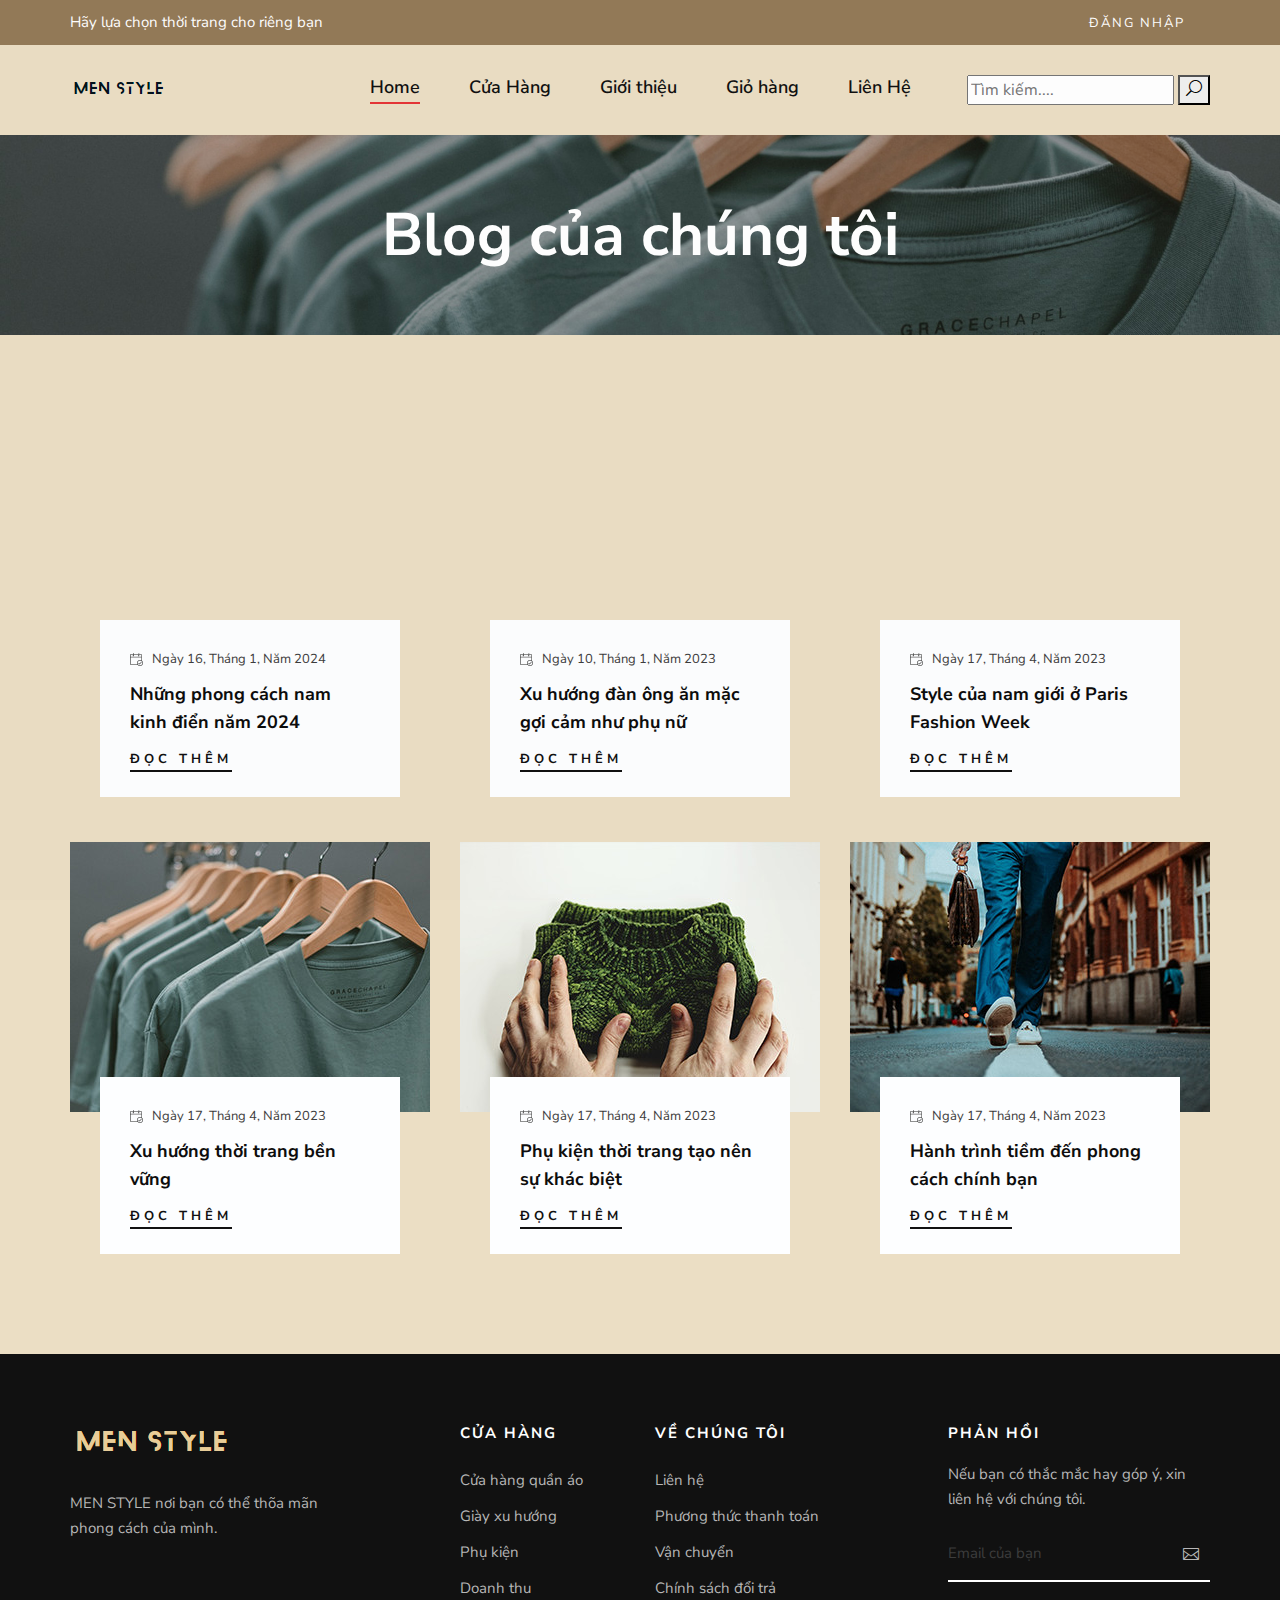
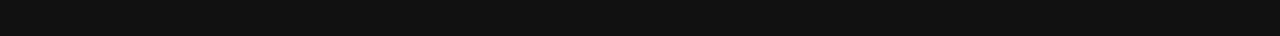
<file: blog.html>
<!DOCTYPE html>
<html lang="zxx">

<head>
    <meta charset="UTF-8">
    <meta name="description" content="Fashion ">
    <meta name="keywords" content="Fashion, unica, creative, html">
    <meta name="viewport" content="width=device-width, initial-scale=1.0">
    <meta http-equiv="X-UA-Compatible" content="ie=edge">
    <body style="background-color: #ebdec4;"></body>
    <title>MEN STYLE  </title>

    <!-- Google Font -->
    <link href="https://fonts.googleapis.com/css2?family=Nunito+Sans:wght@300;400;600;700;800;900&display=swap"
    rel="stylesheet">

    <!-- Css Styles -->
    <link rel="stylesheet" href="css/bootstrap.min.css" type="text/css">
    <link rel="stylesheet" href="css/font-awesome.min.css" type="text/css">
    <link rel="stylesheet" href="css/elegant-icons.css" type="text/css">
    <link rel="stylesheet" href="css/magnific-popup.css" type="text/css">
    <link rel="stylesheet" href="css/nice-select.css" type="text/css">
    <link rel="stylesheet" href="css/owl.carousel.min.css" type="text/css">
    <link rel="stylesheet" href="css/slicknav.min.css" type="text/css">
    <link rel="stylesheet" href="css/style.css" type="text/css">
</head>

<body>
    <!-- Page Preloder -->
    <div id="preloder">
        <div class="loader"></div>
    </div>

    <!-- Offcanvas Menu Begin -->
    <div class="offcanvas-menu-overlay"></div>
    <div class="offcanvas-menu-wrapper">
        <div class="offcanvas__option">
            <div class="offcanvas__links">
                <a href="#">Đăng nhập</a>
                
            </div>
            
        </div>
        <div class="offcanvas__nav__option">
            <a href="#" class="search-switch"><img src="img/icon/search.png" alt=""></a>
            <a href="#"><img src="img/icon/heart.png" alt=""></a>
            <a href="#"><img src="img/icon/cart.png" alt=""> <span>0</span></a>
            <div class="price">0đ</div>
        </div>
        <div id="mobile-menu-wrap"></div>
        <div class="offcanvas__text">
            <p>Hãy lựa chọn thời trang cho riêng bạn </p>
        </div>
    </div>
    <!-- Offcanvas Menu End -->

    <!-- Header Section Begin -->
    <header class="header">
        <header class="header">
            <div class="header__top">
                <div class="container">
                    <div class="row">
                        <div class="col-lg-6 col-md-7">
                            <div class="header__top__left">
                                <p>Hãy lựa chọn thời trang cho riêng bạn</p>
                            </div>
                        </div>
                        <div class="col-lg-6 col-md-5">
                            <div class="header__top__right">
                                <div class="header__top__links">
                                    <a href="login.html">Đăng nhập</a>
                                   
                                </div>
                                
                            </div>
                        </div>
                    </div>
                </div>
            </div>
        <div class="container">
            <div class="row">
                <div class="col-lg-3 col-md-3">
                    <div class="header__logo">
                        <a href="./index.html"><img src="img/logo.png" alt=""></a>
                    </div>
                </div>
                <div class="col-lg-6 col-md-6">
                    <nav class="header__menu mobile-menu">
                        <ul>
                            <li class="active"><a href="./index.html">Home</a></li>
                            <li><a href="./shop.html">Cửa Hàng</a></li>
                            <li><a href="#">Giới thiệu</a>
                                <ul class="dropdown">
                                    <li><a href="./about.html">Về Chúng Tôi</a></li>
                                    <li><a href="./blog.html">Bài viết</a></li>
                                </ul>
                            </li>
                            <li><a href="#">Giỏ hàng</a>
                                <ul class="dropdown">
                                    <li><a href="./cart.html">Giỏ hàng</a></li>
                                    <li><a href="./checkout.html">Thủ Tục Thanh Toán</a></li>
                                </ul>
                            </li>
                            <li><a href="./contact.html">Liên Hệ</a></li>
                        </ul>
                    </nav>
                </div>
                <div class="col-lg-3 col-md-3">
                    <div class="header__nav__option">
                        <form action="#">
                            <input type="text" placeholder="Tìm kiếm....">
                            <button type="submit"><span class="icon_search"></span></button>
                        </form>
                        
                </div>
            </div>
            <div class="canvas__open"><i class="fa fa-bars"></i></div>
        </div>
    </header>
    <!-- Header Section End -->

    <!-- Breadcrumb Section Begin -->
    <section class="breadcrumb-blog set-bg" data-setbg="img/breadcrumb-bg.jpg">
        <div class="container">
            <div class="row">
                <div class="col-lg-12">
                    <h2>Blog của chúng tôi</h2>
                </div>
            </div>
        </div>
    </section>
    <!-- Breadcrumb Section End -->

    <!-- Blog Section Begin -->
    <section class="blog spad">
        <div class="container">
            <div class="row">
                <div class="col-lg-4 col-md-6 col-sm-6">
                    <div class="blog__item">
                        <div class="blog__item__pic set-bg" data-setbg="https://i1-giaitri.vnecdn.net/2018/10/30/2116030894-w500-1540810057-5609-1540873426.jpg?w=500&h=300&q=100&dpr=1&fit=crop&s=v1AFQjBdZFmx_cvyTpoyqQ"></div>
                        <div class="blog__item__text">
                            <span><img src="img/icon/calendar.png" alt=""> Ngày 16, Tháng 1, Năm 2024</span>
                            <h5>Những phong cách nam kinh điển năm 2024</h5>
                            <a href="./blog1.html">ĐỌC THÊM</a>
                        </div>
                    </div>
                </div>
                <div class="col-lg-4 col-md-6 col-sm-6">
                    <div class="blog__item">
                        <div class="blog__item__pic set-bg" data-setbg="https://i1-giaitri.vnecdn.net/2023/02/03/dan-ong-mac-sexy-nhu-phu-nu.jpg?w=500&h=300&q=100&dpr=1&fit=crop&s=y_FyHUKA79cKQLxp10tkpg"></div>
                        <div class="blog__item__text">
                            <span><img src="img/icon/calendar.png" alt=""> Ngày 10, Tháng 1, Năm 2023</span>
                            <h5>Xu hướng đàn ông ăn mặc gợi cảm như phụ nữ</h5>
                            <a href="./blog2.html">ĐỌC THÊM</a>
                        </div>
                    </div>
                </div>
                <div class="col-lg-4 col-md-6 col-sm-6">
                    <div class="blog__item">
                        <div class="blog__item__pic set-bg" data-setbg="https://i1-giaitri.vnecdn.net/2021/06/25/nam-gioi.jpg?w=500&h=300&q=100&dpr=1&fit=crop&s=nak0wFLhifpwm9knEgG62g"></div>
                        <div class="blog__item__text">
                            <span><img src="img/icon/calendar.png" alt=""> Ngày 17, Tháng 4, Năm 2023</span>
                            <h5>Style của nam giới ở Paris Fashion Week</h5>
                            <a href="./blog3.html">ĐỌC THÊM</a>
                        </div>
                    </div>
                </div>
                <div class="col-lg-4 col-md-6 col-sm-6">
                    <div class="blog__item">
                        <div class="blog__item__pic set-bg" data-setbg="img/blog/blog-4.jpg"></div>
                        <div class="blog__item__text">
                            <span><img src="img/icon/calendar.png" alt=""> Ngày 17, Tháng 4, Năm 2023</span>
                            <h5>Xu hướng thời trang bền vững</h5>
                            <a href="#">ĐỌC THÊM</a>
                        </div>
                    </div>
                </div>
                <div class="col-lg-4 col-md-6 col-sm-6">
                    <div class="blog__item">
                        <div class="blog__item__pic set-bg" data-setbg="img/blog/blog-5.jpg"></div>
                        <div class="blog__item__text">
                            <span><img src="img/icon/calendar.png" alt=""> Ngày 17, Tháng 4, Năm 2023</span>
                            <h5>Phụ kiện thời trang tạo nên sự khác biệt</h5>
                            <a href="#">ĐỌC THÊM</a>
                        </div>
                    </div>
                </div>
                <div class="col-lg-4 col-md-6 col-sm-6">
                    <div class="blog__item">
                        <div class="blog__item__pic set-bg" data-setbg="img/blog/blog-6.jpg"></div>
                        <div class="blog__item__text">
                            <span><img src="img/icon/calendar.png" alt=""> Ngày 17, Tháng 4, Năm 2023</span>
                            <h5>Hành trình tiềm đến phong cách chính bạn</h5>
                            <a href="#">ĐỌC THÊM</a>
                        </div>
                    </div>
                </div>
                
            </div>
        </div>
    </section>
    <!-- Blog Section End -->

    <!-- Footer Section Begin -->
    <footer class="footer">
        <div class="container">
            <div class="row">
                <div class="col-lg-3 col-md-6 col-sm-6">
                    <div class="footer__about">
                        <div class="footer__logo">
                            <a href="#"><img src="img/footer.png" alt=""></a>
                        </div>
                        <p>MEN STYLE nơi bạn có thể thõa mãn phong cách của mình.</p>
                      
                    </div>
                </div>
                <div class="col-lg-2 offset-lg-1 col-md-3 col-sm-6">
                    <div class="footer__widget">
                        <h6>Cửa Hàng</h6>
                        <ul>
                            <li><a href="#">Cửa hàng quần áo</a></li>
                            <li><a href="#">Giày xu hướng</a></li>
                            <li><a href="#">Phụ kiện</a></li>
                            <li><a href="#">Doanh thu</a></li>
                        </ul>
                    </div>
                </div>
                <div class="col-lg-2 col-md-3 col-sm-6">
                    <div class="footer__widget">
                        <h6>về chúng tôi</h6>
                        <ul>
                            <li><a href="#">Liên hệ </a></li>
                            <li><a href="#">Phương thức thanh toán</a></li>
                            <li><a href="#">Vận chuyển</a></li>
                            <li><a href="#">Chính sách đổi trả</a></li>
                        </ul>
                    </div>
                </div>
                <div class="col-lg-3 offset-lg-1 col-md-6 col-sm-6">
                    <div class="footer__widget">
                        <h6>Phản hồi</h6>
                        <div class="footer__newslatter">
                            <p>Nếu bạn có thắc mắc hay góp ý, xin liên hệ với chúng tôi.</p>
                            <form action="#">
                                <input type="text" placeholder="Email của bạn">
                                <button type="submit"><span class="icon_mail_alt"></span></button>
                            </form>
                        </div>
                    </div>
                </div>
            </div>
            
        </div>
    </footer>
    <!-- Footer Section End -->

    <!-- Search Begin -->
    <div class="search-model">
        <div class="h-100 d-flex align-items-center justify-content-center">
            <div class="search-close-switch">+</div>
            <form class="search-model-form">
                <input type="text" id="search-input" placeholder="Search here.....">
            </form>
        </div>
    </div>
    <!-- Search End -->

    <!-- Js Plugins -->
    <script src="js/jquery-3.3.1.min.js"></script>
    <script src="js/bootstrap.min.js"></script>
    <script src="js/jquery.nice-select.min.js"></script>
    <script src="js/jquery.nicescroll.min.js"></script>
    <script src="js/jquery.magnific-popup.min.js"></script>
    <script src="js/jquery.countdown.min.js"></script>
    <script src="js/jquery.slicknav.js"></script>
    <script src="js/mixitup.min.js"></script>
    <script src="js/owl.carousel.min.js"></script>
    <script src="js/main.js"></script>
</body>

</html>
</file>
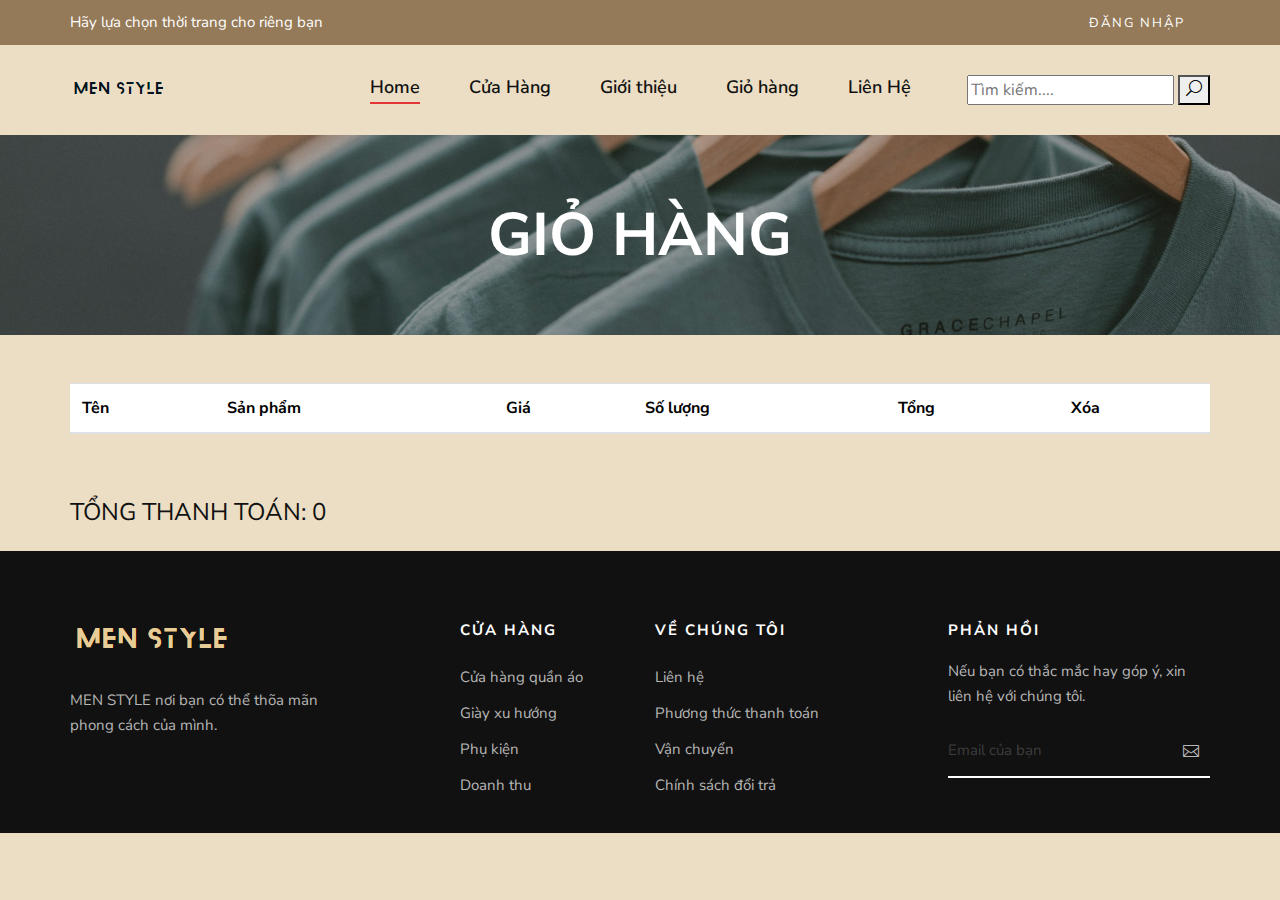
<file: cart.html>
<!doctype html>
<html lang='en'>
<head>
  <meta charset='UTF-8'>
  <meta charset="UTF-8">
    <meta name="description" content="Fashion ">
    <meta name="keywords" content="Fashion, unica, creative, html">
    <meta name="viewport" content="width=device-width, initial-scale=1.0">
    <meta http-equiv="X-UA-Compatible" content="ie=edge">
    <body style="background-color: #ebdec4;"></body>

  <meta name='viewport'
        content='width=device-width, user-scalable=no, initial-scale=1.0, maximum-scale=1.0, minimum-scale=1.0'>
  <meta http-equiv='X-UA-Compatible' content='ie=edge'>
  <title>MEN STYLE  </title>
  <link rel='stylesheet' href='https://cdn.jsdelivr.net/npm/bootstrap@5.3.0-alpha3/dist/css/bootstrap.min.css'>
  <link href="https://fonts.googleapis.com/css2?family=Nunito+Sans:wght@300;400;600;700;800;900&display=swap"
  rel="stylesheet">
<!-- Css Styles -->
<link rel="stylesheet" href="css/bootstrap.min.css" type="text/css">
<link rel="stylesheet" href="css/font-awesome.min.css" type="text/css">
<link rel="stylesheet" href="css/elegant-icons.css" type="text/css">
<link rel="stylesheet" href="css/magnific-popup.css" type="text/css">
<link rel="stylesheet" href="css/nice-select.css" type="text/css">
<link rel="stylesheet" href="css/owl.carousel.min.css" type="text/css">
<link rel="stylesheet" href="css/slicknav.min.css" type="text/css">
<link rel="stylesheet" href="css/style.css" type="text/css">
<style>
  .products {
    transition: transform .5s ease; 
  }
  
  .products:hover {
    transform: scale(1.2); 
  }
    </style>
</head>
<body onload='cartLoadPage()'>
   <!-- Header Section Begin -->
   <header class="header">
    <header class="header">
        <div class="header__top">
            <div class="container">
                <div class="row">
                    <div class="col-lg-6 col-md-7">
                        <div class="header__top__left">
                            <p>Hãy lựa chọn thời trang cho riêng bạn</p>
                        </div>
                    </div>
                    <div class="col-lg-6 col-md-5">
                        <div class="header__top__right">
                            <div class="header__top__links">
                                <a href="login.html">Đăng nhập</a>
                               
                            </div>
                            
                        </div>
                    </div>
                </div>
            </div>
        </div>
    <div class="container">
        <div class="row">
            <div class="col-lg-3 col-md-3">
                <div class="header__logo">
                    <a href="./index.html"><img src="img/logo.png" alt=""></a>
                </div>
            </div>
            <div class="col-lg-6 col-md-6">
                <nav class="header__menu mobile-menu">
                    <ul>
                        <li class="active"><a href="./index.html">Home</a></li>
                        <li><a href="./shop.html">Cửa Hàng</a></li>
                        <li><a href="#">Giới thiệu</a>
                            <ul class="dropdown">
                                <li><a href="./about.html">Về Chúng Tôi</a></li>
                                <li><a href="./blog.html">Bài viết</a></li>
                            </ul>
                        </li>
                        <li><a href="#">Giỏ hàng</a>
                            <ul class="dropdown">
                                <li><a href="./cart.html">Giỏ hàng</a></li>
                                <li><a href="./checkout.html">Thủ Tục Thanh Toán</a></li>
                            </ul>
                        </li>
                        <li><a href="./contact.html">Liên Hệ</a></li>
                    </ul>
                </nav>
            </div>
            <div class="col-lg-3 col-md-3">
                <div class="header__nav__option">
                    <form action="#">
                        <input type="text" placeholder="Tìm kiếm....">
                        <button type="submit"><span class="icon_search"></span></button>
                    </form>
                    
            </div>
        </div>
        <div class="canvas__open"><i class="fa fa-bars"></i></div>
    </div>
</header>
<!-- Header Section End -->
<!-- Breadcrumb Section Begin -->
<section class="breadcrumb-blog set-bg" data-setbg="img/breadcrumb-bg.jpg">
<div class="container">
    <div class="row">
        <div class="col-lg-12">
            <h2>GIỎ HÀNG</h2>
        </div>
    </div>
</div>
</section>
<div class='container'>
  <div class='row'>
    <div class='col-12 my-5'>
      <table class='table align-middle'>
        <thead>
        <tr>
          <th scope='col'>Tên</th>
          <th scope='col'>Sản phẩm</th>
          <th scope='col'>Giá</th>
          <th scope='col'>Số lượng</th>
          <th scope='col'>Tổng</th>
          <th scope='col'>Xóa</th>
        </tr>
        </thead>
        <tbody id='products-cart'></tbody>
      </table>
    </div>
    <div class='col-12'>
      <h4>TỔNG THANH TOÁN: <span id='total-money'>0</span></h4>
    </div>
  </div>
</div>
<script >
    const products = [
  {
    id: 1,
    name: 'New Balance 237 Classic',
    image: 'https://cdn.shopify.com/s/files/1/0456/5070/6581/products/WS237VB-1_360x.jpg?v=1667460153',
    price: '3,400,000'
  },
  {
    id: 2,
    name: 'New Balance Nb Fw 327',
    image: 'https://cdn.shopify.com/s/files/1/0456/5070/6581/products/MS327DT-1_360x.jpg?v=1679998777',
    price: '2,500,000'
  },
  {
    id: 3,
    name: 'New Balance Roav Fresh',
    image: 'https://cdn.shopify.com/s/files/1/0456/5070/6581/products/WROVXCW2-1_360x.jpg?v=1667460148',
    price: '1,600,000'
  },
  {
    id: 4,
    name: 'New Balance 200 Lifestyle',
    image: 'https://cdn.shopify.com/s/files/1/0456/5070/6581/products/SMF200N1-1_540x.jpg?v=1678435029',
    price: '470,000'
  }
];
let productInCart = localStorage.getItem('products') ? JSON.parse(localStorage.getItem('products')) : [];

function saveToLocalStorage () {
  localStorage.setItem('products', JSON.stringify(productInCart));
}

//Index page
function renderProducts () {
  let data = ``;
  products.map(value => {
    data += `
      <div class='col-3'>
        <div class='card'>
          <img src='${value.image}' class='card-img-top' alt=''>
          <div class='card-body'>
            <h5 class='card-title'>${value.name}</h5>
            <p class='card-text'>${value.price}</p>
            <button onclick='addToCart(${value.id})' class='btn btn-primary'>Add to cart</button>
          </div>
        </div>
      </div>
    `;
  });
  document.getElementById('products').innerHTML = data;
}

function addToCart (id) {
  let checkProduct = productInCart.some(value => value.id === id);

  if (!checkProduct) {
    let product = products.find(value => value.id === id);
    productInCart.unshift({
      ...product,
      quantity: 1
    });
    saveToLocalStorage();
    calculatorTotal();
  } else {
    let product = productInCart.find(value => value.id === id);
    let getIndex = productInCart.findIndex(value => value.id === id);
    productInCart[getIndex] = {
      ...product,
      quantity: ++product.quantity
    };
    saveToLocalStorage();
  }
}

function calculatorTotal () {
  document.getElementById('total').innerHTML = productInCart.length;
}

function indexLoadPage () {
  renderProducts();
  calculatorTotal();
}

//Cart page
function renderProductsToTable () {
  let data = ``;
  productInCart.map((value, index) => {
    data += `
      <tr>
        <td>${value.name}</td>
        <td><img width='100' src='${value.image}' alt=''></td>
        <td>${value.price}</td>
        <td>
          <button onclick='plusQuantity(${index})' class='btn btn-secondary'>+</button>
          <span class='mx-2'>${value.quantity}</span>
          <button onclick='minusQuantity(${index}, ${value.quantity})' class='btn btn-secondary'>-</button>
        </td>
        <td>${(value.quantity * value.price.replace(/,/g, '')).toLocaleString()}</td>
        <td><button onclick='deleteProductInCart(${index})' class='btn btn-danger'>Delete</button></td>
      </tr>
    `;
  });
  document.getElementById('products-cart').innerHTML = data;
}

function plusQuantity (index) {
  productInCart[index] = {
    ...productInCart[index],
    quantity: ++productInCart[index].quantity
  };
  saveToLocalStorage();
  renderProductsToTable();
  totalMoney()
}

function minusQuantity (index, quantity) {
  if (quantity > 1) {
    productInCart[index] = {
      ...productInCart[index],
      quantity: --productInCart[index].quantity
    };
    saveToLocalStorage();
    renderProductsToTable();
    totalMoney()
  } else {
    alert('Quantity min is 1');
  }
}

function deleteProductInCart (index) {
  productInCart.splice(index, 1);
  saveToLocalStorage();
  renderProductsToTable();
  totalMoney()
}

function totalMoney () {
  if (productInCart !== []) {
    let total = 0;
    for (let i = 0; i < productInCart.length; i++) {
      total += productInCart[i].quantity * productInCart[i].price.replace(/,/g, '');
    }
    document.getElementById("total-money").innerHTML = total.toLocaleString()
  }
}

function cartLoadPage () {
  renderProductsToTable();
  totalMoney();
}
</script>

</div>
</div>
</div>
</div>
</section>
<br>

<!-- Footer Section Begin -->
<footer class="footer">
  <div class="container">
      <div class="row">
          <div class="col-lg-3 col-md-6 col-sm-6">
              <div class="footer__about">
                  <div class="footer__logo">
                      <a href="#"><img src="img/footer.png" alt=""></a>
                  </div>
                  <p>MEN STYLE nơi bạn có thể thõa mãn phong cách của mình.</p>
                
              </div>
          </div>
          <div class="col-lg-2 offset-lg-1 col-md-3 col-sm-6">
              <div class="footer__widget">
                  <h6>Cửa Hàng</h6>
                  <ul>
                      <li><a href="#">Cửa hàng quần áo</a></li>
                      <li><a href="#">Giày xu hướng</a></li>
                      <li><a href="#">Phụ kiện</a></li>
                      <li><a href="#">Doanh thu</a></li>
                  </ul>
              </div>
          </div>
          <div class="col-lg-2 col-md-3 col-sm-6">
              <div class="footer__widget">
                  <h6>về chúng tôi</h6>
                  <ul>
                      <li><a href="#">Liên hệ </a></li>
                      <li><a href="#">Phương thức thanh toán</a></li>
                      <li><a href="#">Vận chuyển</a></li>
                      <li><a href="#">Chính sách đổi trả</a></li>
                  </ul>
              </div>
          </div>
          <div class="col-lg-3 offset-lg-1 col-md-6 col-sm-6">
              <div class="footer__widget">
                  <h6>Phản hồi</h6>
                  <div class="footer__newslatter">
                      <p>Nếu bạn có thắc mắc hay góp ý, xin liên hệ với chúng tôi.</p>
                      <form action="#">
                          <input type="text" placeholder="Email của bạn">
                          <button type="submit"><span class="icon_mail_alt"></span></button>
                      </form>
                  </div>
              </div>
          </div>
      </div>
      
  </div>
</footer>
<!-- Footer Section End -->
<!-- Search Begin -->
<div class="search-model">
  <div class="h-100 d-flex align-items-center justify-content-center">
      <div class="search-close-switch">+</div>
      <form class="search-model-form">
          <input type="text" id="search-input" placeholder="Search here.....">
      </form>
  </div>
</div>
<!-- Search End -->

<!-- Js Plugins -->
<script src="js/jquery-3.3.1.min.js"></script>
<script src="js/bootstrap.min.js"></script>
<script src="js/jquery.nice-select.min.js"></script>
<script src="js/jquery.nicescroll.min.js"></script>
<script src="js/jquery.magnific-popup.min.js"></script>
<script src="js/jquery.countdown.min.js"></script>
<script src="js/jquery.slicknav.js"></script>
<script src="js/mixitup.min.js"></script>
<script src="js/owl.carousel.min.js"></script>
<script src="js/main.js"></script>

</body>
</html>
</file>
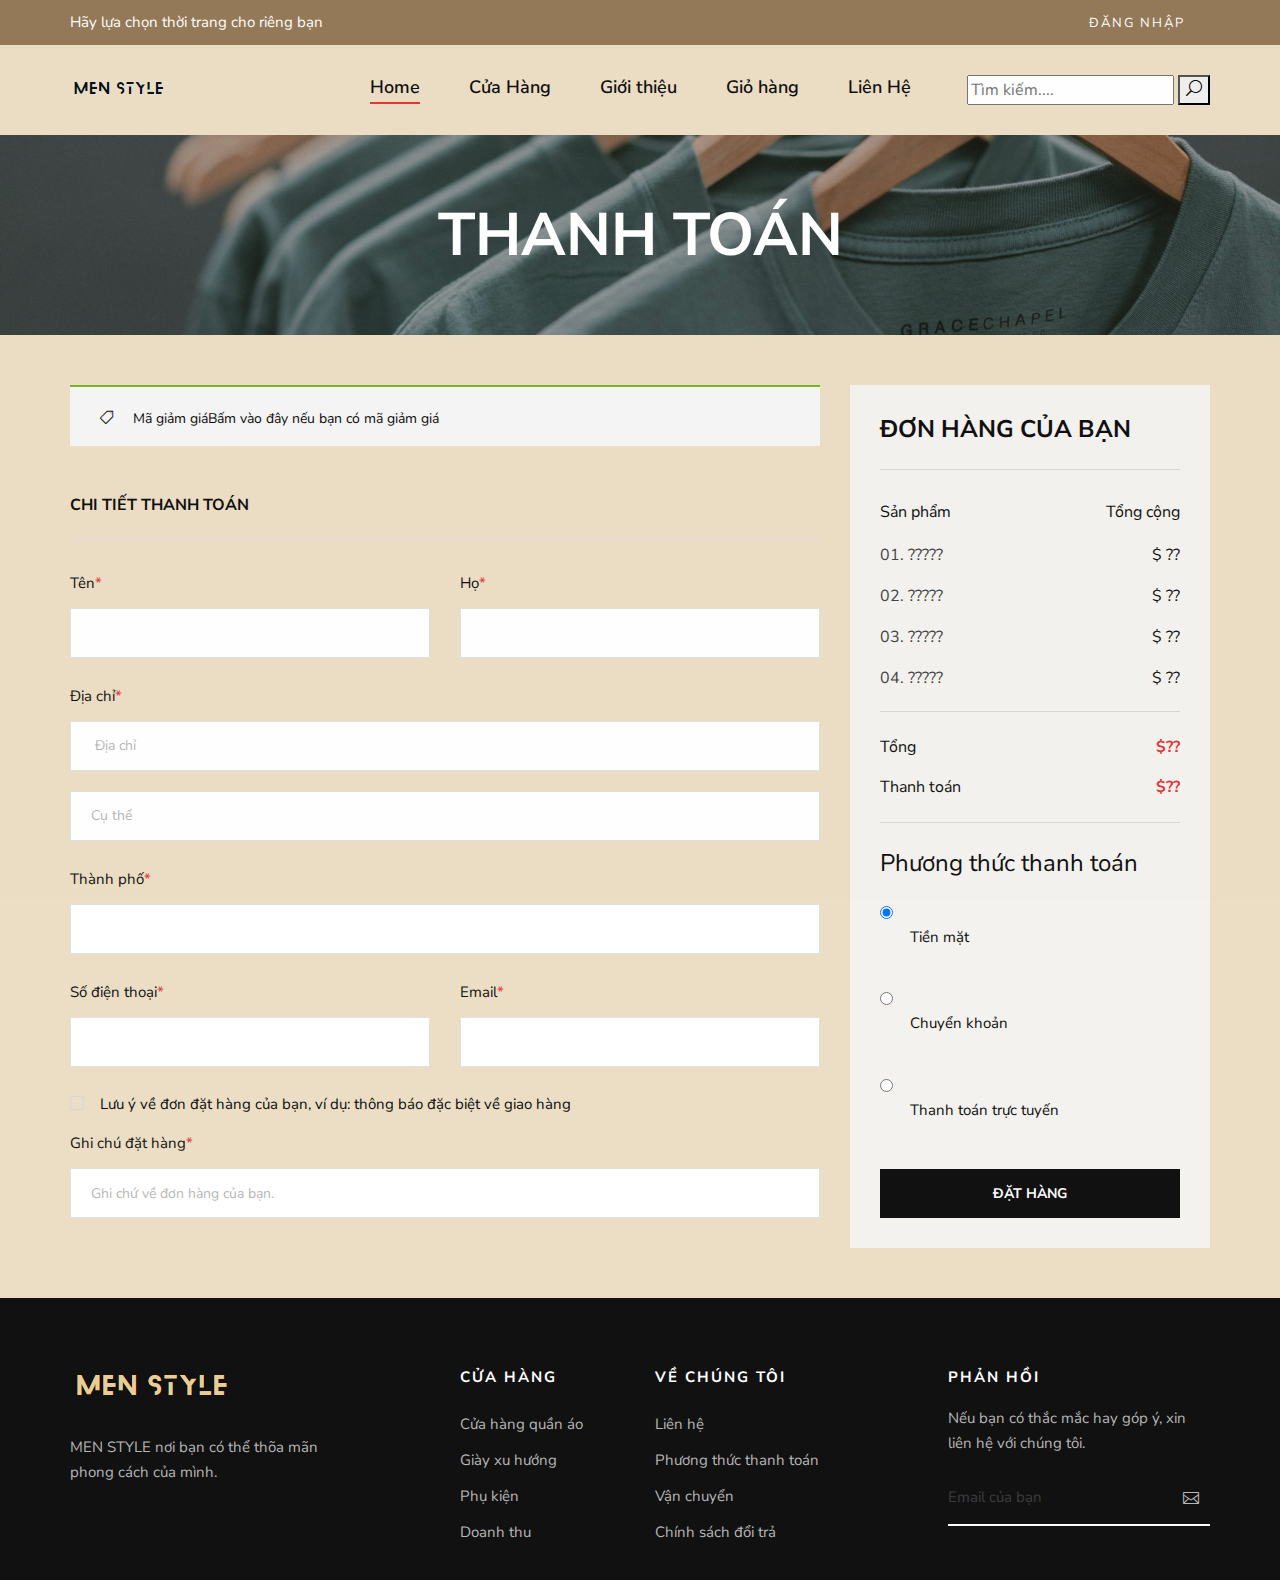
<file: checkout.html>
<!DOCTYPE html>
<html lang="zxx">

<head>
    <meta charset="UTF-8">
    <meta name="description" content="Fashion ">
    <meta name="keywords" content="Fashion, unica, creative, html">
    <meta name="viewport" content="width=device-width, initial-scale=1.0">
    <meta http-equiv="X-UA-Compatible" content="ie=edge">
    <body style="background-color: #ebdec4;"></body>
    <title>MEN STYLE  </title>

    <!-- Google Font -->
    <link href="https://fonts.googleapis.com/css2?family=Nunito+Sans:wght@300;400;600;700;800;900&display=swap"
    rel="stylesheet">

    <!-- Css Styles -->
    <link rel="stylesheet" href="css/bootstrap.min.css" type="text/css">
    <link rel="stylesheet" href="css/font-awesome.min.css" type="text/css">
    <link rel="stylesheet" href="css/elegant-icons.css" type="text/css">
    <link rel="stylesheet" href="css/magnific-popup.css" type="text/css">
    <link rel="stylesheet" href="css/nice-select.css" type="text/css">
    <link rel="stylesheet" href="css/owl.carousel.min.css" type="text/css">
    <link rel="stylesheet" href="css/slicknav.min.css" type="text/css">
    <link rel="stylesheet" href="css/style.css" type="text/css">
</head>

<body>
    <!-- Page Preloder -->
    <div id="preloder">
        <div class="loader"></div>
    </div>

    <!-- Offcanvas Menu Begin -->
    <div class="offcanvas-menu-overlay"></div>
    <div class="offcanvas-menu-wrapper">
        <div class="offcanvas__option">
            <div class="offcanvas__links">
                <a href="#">Đăng nhập</a>
                
            </div>
            
        </div>
        <div class="offcanvas__nav__option">
            <a href="#" class="search-switch"><img src="img/icon/search.png" alt=""></a>
            <a href="#"><img src="img/icon/heart.png" alt=""></a>
            <a href="#"><img src="img/icon/cart.png" alt=""> <span>0</span></a>
            <div class="price">0đ</div>
        </div>
        <div id="mobile-menu-wrap"></div>
        <div class="offcanvas__text">
            <p>Hãy lựa chọn thời trang cho riêng bạn </p>
        </div>
    </div>
    <!-- Offcanvas Menu End -->

    <!-- Header Section Begin -->
    <header class="header">
        <header class="header">
            <div class="header__top">
                <div class="container">
                    <div class="row">
                        <div class="col-lg-6 col-md-7">
                            <div class="header__top__left">
                                <p>Hãy lựa chọn thời trang cho riêng bạn</p>
                            </div>
                        </div>
                        <div class="col-lg-6 col-md-5">
                            <div class="header__top__right">
                                <div class="header__top__links">
                                    <a href="login.html">Đăng nhập</a>
                                   
                                </div>
                                
                            </div>
                        </div>
                    </div>
                </div>
            </div>
        <div class="container">
            <div class="row">
                <div class="col-lg-3 col-md-3">
                    <div class="header__logo">
                        <a href="./index.html"><img src="img/logo.png" alt=""></a>
                    </div>
                </div>
                <div class="col-lg-6 col-md-6">
                    <nav class="header__menu mobile-menu">
                        <ul>
                            <li class="active"><a href="./index.html">Home</a></li>
                            <li><a href="./shop.html">Cửa Hàng</a></li>
                            <li><a href="#">Giới thiệu</a>
                                <ul class="dropdown">
                                    <li><a href="./about.html">Về Chúng Tôi</a></li>
                                    <li><a href="./blog.html">Bài viết</a></li>
                                </ul>
                            </li>
                            <li><a href="#">Giỏ hàng</a>
                                <ul class="dropdown">
                                    <li><a href="./cart.html">Giỏ hàng</a></li>
                                    <li><a href="./checkout.html">Thủ Tục Thanh Toán</a></li>
                                </ul>
                            </li>
                            <li><a href="./contact.html">Liên Hệ</a></li>
                        </ul>
                    </nav>
                </div>
                <div class="col-lg-3 col-md-3">
                    <div class="header__nav__option">
                        <form action="#">
                            <input type="text" placeholder="Tìm kiếm....">
                            <button type="submit"><span class="icon_search"></span></button>
                        </form>
                        
                </div>
            </div>
            <div class="canvas__open"><i class="fa fa-bars"></i></div>
        </div>
    </header>
    <!-- Header Section End -->


    <!-- Breadcrumb Section Begin -->
<section class="breadcrumb-blog set-bg" data-setbg="img/breadcrumb-bg.jpg">
    <div class="container">
        <div class="row">
            <div class="col-lg-12">
                <h2>THANH TOÁN</h2>
            </div>
        </div>
    </div>
</section>
<!-- Breadcrumb Section End -->

    <!-- Checkout Section Begin -->
    <section class="checkout spad">
        <div class="container">
            <div class="checkout__form">
                <form action="#">
                    <div class="row">
                        <div class="col-lg-8 col-md-6">
                            <h6 class="coupon__code"><span class="icon_tag_alt"></span> Mã giảm giá<a href="#">Bấm vào đây
                            </a> nếu bạn có mã giảm giá</h6>
                            <h6 class="checkout__title">CHI TIẾT THANH TOÁN</h6>
                            <div class="row">
                                <div class="col-lg-6">
                                    <div class="checkout__input">
                                        <p>Tên<span>*</span></p>
                                        <input type="text">
                                    </div>
                                </div>
                                <div class="col-lg-6">
                                    <div class="checkout__input">
                                        <p>Họ<span>*</span></p>
                                        <input type="text">
                                    </div>
                                </div>
                            </div>
                            
                            <div class="checkout__input">
                                <p>Địa chỉ<span>*</span></p>
                                <input type="text" placeholder=" Địa chỉ" class="checkout__input__add">
                                <input type="text" placeholder="Cụ thể">
                            </div>
                            <div class="checkout__input">
                                <p>Thành phố<span>*</span></p>
                                <input type="text">
                            </div>
                           
                            <div class="row">
                                <div class="col-lg-6">
                                    <div class="checkout__input">
                                        <p>Số điện thoại<span>*</span></p>
                                        <input type="text">
                                    </div>
                                </div>
                                <div class="col-lg-6">
                                    <div class="checkout__input">
                                        <p>Email<span>*</span></p>
                                        <input type="text">
                                    </div>
                                </div>
                            </div>
                            
                            <div class="checkout__input__checkbox">
                                <label for="diff-acc">
                                    Lưu ý về đơn đặt hàng của bạn, ví dụ: thông báo đặc biệt về giao hàng
                                    <input type="checkbox" id="diff-acc">
                                    <span class="checkmark"></span>
                                </label>
                            </div>
                            <div class="checkout__input">
                                <p>Ghi chú đặt hàng<span>*</span></p>
                                <input type="text"
                                placeholder="Ghi chứ về đơn hàng của bạn.">
                            </div>
                        </div>
                        <div class="col-lg-4 col-md-6">
                            <div class="checkout__order">
                                <h4 class="order__title">ĐƠN HÀNG CỦA BẠN</h4>
                                <div class="checkout__order__products">Sản phẩm <span>Tổng cộng</span></div>
                                <ul class="checkout__total__products">
                                    <li>01. ????? <span>$ ??</span></li>
                                    <li>02. ????? <span>$ ??</span></li>
                                    <li>03. ????? <span>$ ??</span></li>
                                    <li>04. ????? <span>$ ??</span></li>
                                </ul>
                                <ul class="checkout__total__all">
                                    <li>Tổng <span>$??</span></li>
                                    <li>Thanh toán <span>$??</span></li>
                                </ul>
                                <div class="checkout__input__checkbox">
                                    <h4>Phương thức thanh toán</h4>
                                    <br>
                                   
                                    <input type="radio" id="tien-mat" name="phuong-thuc" value="tien-mat" checked>
                                    <label for="tien-mat">Tiền mặt</label><br>
                                    <input type="radio" id="chuyen-khoan" name="phuong-thuc" value="chuyen-khoan">
                                    <label for="chuyen-khoan">Chuyển khoản</label><br>
                                    <input type="radio" id="thanh-toan-truc-tuyen" name="phuong-thuc" value="thanh-toan-truc-tuyen">
                                    <label for="thanh-toan-truc-tuyen">Thanh toán trực tuyến</label><br>
                                <button type="submit" class="site-btn">ĐẶT HÀNG</button>
                            </div>
                        </div>
                    </div>
                </form>
            </div>
        </div>
    </section>
    <!-- Checkout Section End -->

   <!-- Footer Section Begin -->
   <footer class="footer">
    <div class="container">
        <div class="row">
            <div class="col-lg-3 col-md-6 col-sm-6">
                <div class="footer__about">
                    <div class="footer__logo">
                        <a href="#"><img src="img/footer.png" alt=""></a>
                    </div>
                    <p>MEN STYLE nơi bạn có thể thõa mãn phong cách của mình.</p>
                  
                </div>
            </div>
            <div class="col-lg-2 offset-lg-1 col-md-3 col-sm-6">
                <div class="footer__widget">
                    <h6>Cửa Hàng</h6>
                    <ul>
                        <li><a href="#">Cửa hàng quần áo</a></li>
                        <li><a href="#">Giày xu hướng</a></li>
                        <li><a href="#">Phụ kiện</a></li>
                        <li><a href="#">Doanh thu</a></li>
                    </ul>
                </div>
            </div>
            <div class="col-lg-2 col-md-3 col-sm-6">
                <div class="footer__widget">
                    <h6>về chúng tôi</h6>
                    <ul>
                        <li><a href="#">Liên hệ </a></li>
                        <li><a href="#">Phương thức thanh toán</a></li>
                        <li><a href="#">Vận chuyển</a></li>
                        <li><a href="#">Chính sách đổi trả</a></li>
                    </ul>
                </div>
            </div>
            <div class="col-lg-3 offset-lg-1 col-md-6 col-sm-6">
                <div class="footer__widget">
                    <h6>Phản hồi</h6>
                    <div class="footer__newslatter">
                        <p>Nếu bạn có thắc mắc hay góp ý, xin liên hệ với chúng tôi.</p>
                        <form action="#">
                            <input type="text" placeholder="Email của bạn">
                            <button type="submit"><span class="icon_mail_alt"></span></button>
                        </form>
                    </div>
                </div>
            </div>
        </div>
        
    </div>
</footer>
<!-- Footer Section End -->

    <!-- Search Begin -->
    <div class="search-model">
        <div class="h-100 d-flex align-items-center justify-content-center">
            <div class="search-close-switch">+</div>
            <form class="search-model-form">
                <input type="text" id="search-input" placeholder="Search here.....">
            </form>
        </div>
    </div>
    <!-- Search End -->

    <!-- Js Plugins -->
    <script src="js/jquery-3.3.1.min.js"></script>
    <script src="js/bootstrap.min.js"></script>
    <script src="js/jquery.nice-select.min.js"></script>
    <script src="js/jquery.nicescroll.min.js"></script>
    <script src="js/jquery.magnific-popup.min.js"></script>
    <script src="js/jquery.countdown.min.js"></script>
    <script src="js/jquery.slicknav.js"></script>
    <script src="js/mixitup.min.js"></script>
    <script src="js/owl.carousel.min.js"></script>
    <script src="js/main.js"></script>
</body>

</html>
</file>
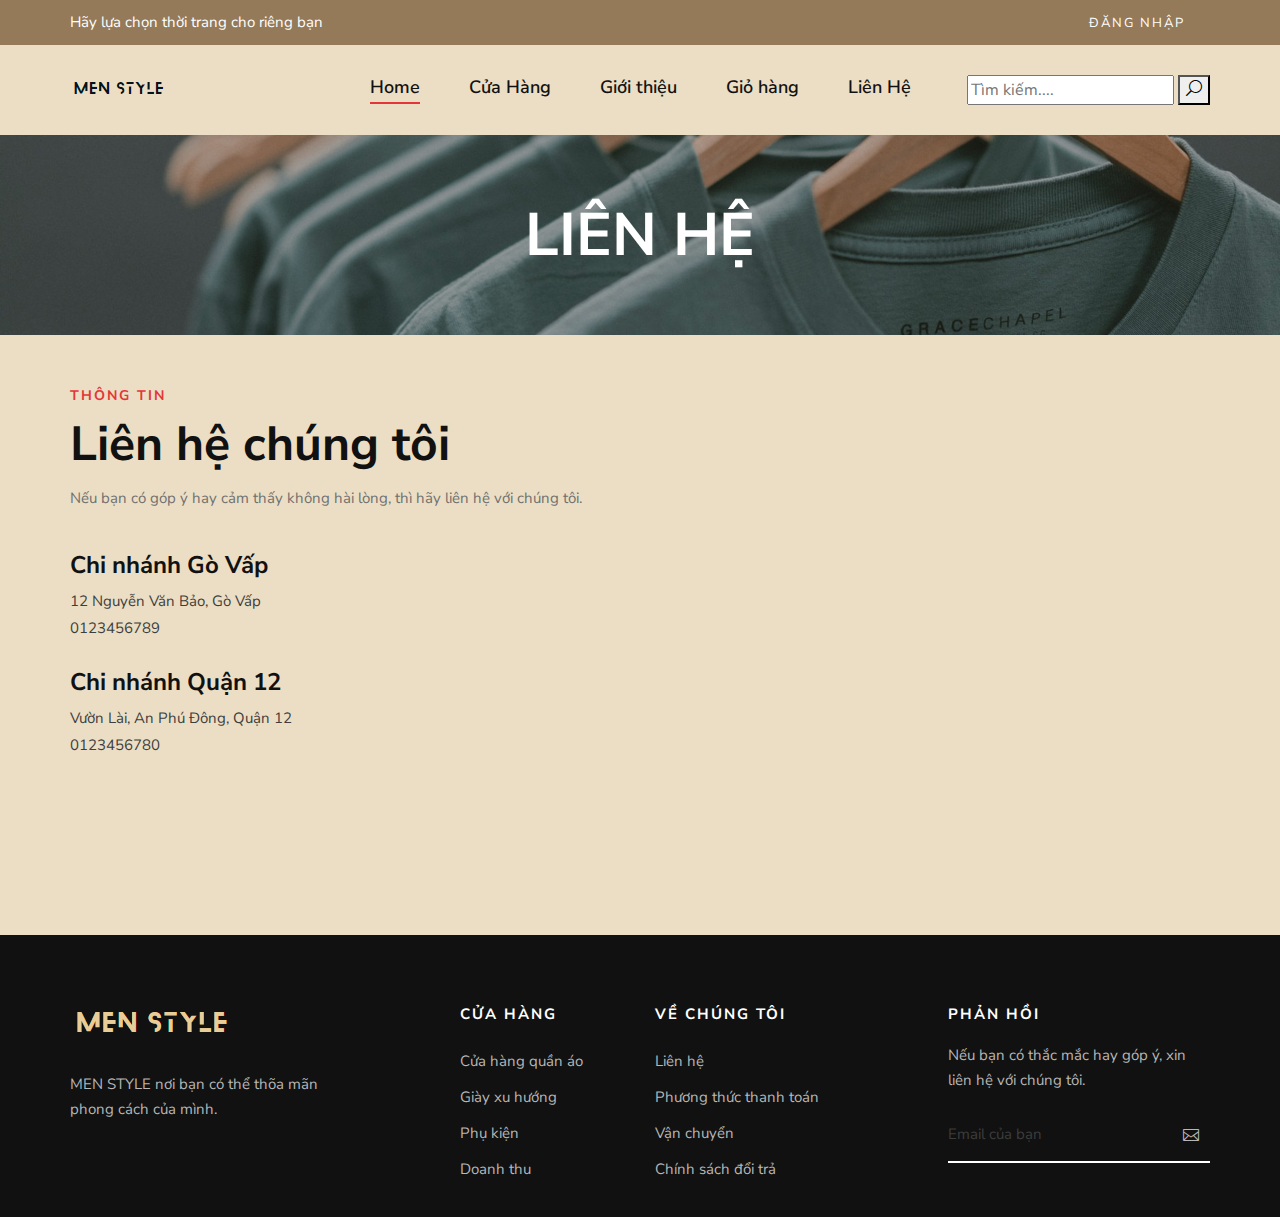
<file: contact.html>
<!DOCTYPE html>
<html lang="zxx">

<head>
    <meta charset="UTF-8">
    <meta name="description" content="Fashion ">
    <meta name="keywords" content="Fashion, unica, creative, html">
    <meta name="viewport" content="width=device-width, initial-scale=1.0">
    <meta http-equiv="X-UA-Compatible" content="ie=edge">
    <body style="background-color: #ebdec4;"></body>
    <title>MEN STYLE  </title>

    <!-- Google Font -->
    <link href="https://fonts.googleapis.com/css2?family=Nunito+Sans:wght@300;400;600;700;800;900&display=swap"
    rel="stylesheet">

    <!-- Css Styles -->
    <link rel="stylesheet" href="css/bootstrap.min.css" type="text/css">
    <link rel="stylesheet" href="css/font-awesome.min.css" type="text/css">
    <link rel="stylesheet" href="css/elegant-icons.css" type="text/css">
    <link rel="stylesheet" href="css/magnific-popup.css" type="text/css">
    <link rel="stylesheet" href="css/nice-select.css" type="text/css">
    <link rel="stylesheet" href="css/owl.carousel.min.css" type="text/css">
    <link rel="stylesheet" href="css/slicknav.min.css" type="text/css">
    <link rel="stylesheet" href="css/style.css" type="text/css">
</head>

<body>
    <!-- Page Preloder -->
    <div id="preloder">
        <div class="loader"></div>
    </div>

    <!-- Offcanvas Menu Begin -->
    <div class="offcanvas-menu-overlay"></div>
    <div class="offcanvas-menu-wrapper">
        <div class="offcanvas__option">
            <div class="offcanvas__links">
                <a href="#">Đăng nhập</a>
                
            </div>
            
        </div>
        <div class="offcanvas__nav__option">
            <a href="#" class="search-switch"><img src="img/icon/search.png" alt=""></a>
            <a href="#"><img src="img/icon/heart.png" alt=""></a>
            <a href="#"><img src="img/icon/cart.png" alt=""> <span>0</span></a>
            <div class="price">0đ</div>
        </div>
        <div id="mobile-menu-wrap"></div>
        <div class="offcanvas__text">
            <p>Hãy lựa chọn thời trang cho riêng bạn </p>
        </div>
    </div>
    <!-- Offcanvas Menu End -->

    <!-- Header Section Begin -->
    <header class="header">
        <header class="header">
            <div class="header__top">
                <div class="container">
                    <div class="row">
                        <div class="col-lg-6 col-md-7">
                            <div class="header__top__left">
                                <p>Hãy lựa chọn thời trang cho riêng bạn</p>
                            </div>
                        </div>
                        <div class="col-lg-6 col-md-5">
                            <div class="header__top__right">
                                <div class="header__top__links">
                                    <a href="login.html">Đăng nhập</a>
                                   
                                </div>
                                
                            </div>
                        </div>
                    </div>
                </div>
            </div>
        <div class="container">
            <div class="row">
                <div class="col-lg-3 col-md-3">
                    <div class="header__logo">
                        <a href="./index.html"><img src="img/logo.png" alt=""></a>
                    </div>
                </div>
                <div class="col-lg-6 col-md-6">
                    <nav class="header__menu mobile-menu">
                        <ul>
                            <li class="active"><a href="./index.html">Home</a></li>
                            <li><a href="./shop.html">Cửa Hàng</a></li>
                            <li><a href="#">Giới thiệu</a>
                                <ul class="dropdown">
                                    <li><a href="./about.html">Về Chúng Tôi</a></li>
                                    <li><a href="./blog.html">Bài viết</a></li>
                                </ul>
                            </li>
                            <li><a href="#">Giỏ hàng</a>
                                <ul class="dropdown">
                                    <li><a href="./cart.html">Giỏ hàng</a></li>
                                    <li><a href="./checkout.html">Thủ Tục Thanh Toán</a></li>
                                </ul>
                            </li>
                            <li><a href="./contact.html">Liên Hệ</a></li>
                        </ul>
                    </nav>
                </div>
                <div class="col-lg-3 col-md-3">
                    <div class="header__nav__option">
                        <form action="#">
                            <input type="text" placeholder="Tìm kiếm....">
                            <button type="submit"><span class="icon_search"></span></button>
                        </form>
                        
                </div>
            </div>
            <div class="canvas__open"><i class="fa fa-bars"></i></div>
        </div>
    </header>
    <!-- Header Section End -->
    
<!-- Breadcrumb Section Begin -->
<section class="breadcrumb-blog set-bg" data-setbg="img/breadcrumb-bg.jpg">
    <div class="container">
        <div class="row">
            <div class="col-lg-12">
                <h2>LIÊN HỆ</h2>
            </div>
        </div>
    </div>
</section>
<!-- Breadcrumb Section End -->

    <!-- Contact Section Begin -->
    <section class="contact spad">
        <div class="container">
            <div class="row">
                <div class="col-lg-6 col-md-6">
                    <div class="contact__text">
                        <div class="section-title">
                            <span>Thông tin</span>
                            <h2>Liên hệ chúng tôi</h2>
                            <p>Nếu bạn có góp ý hay cảm thấy không hài lòng, thì hãy liên hệ với chúng tôi.</p>
                        </div>
                        <ul>
                            <li>
                                <h4>Chi nhánh Gò Vấp</h4>
                                <p>12 Nguyễn Văn Bảo, Gò Vấp <br />0123456789</p>
                            </li>
                            <li>
                                <h4>Chi nhánh Quận 12</h4>
                                <p>Vườn Lài, An Phú Đông, Quận 12 <br />0123456780</p>
                            </li>
                        </ul>
                    </div>
                </div>
                <div class="col-lg-6 col-md-6">
                    <div class="map">
                        <iframe src="https://www.google.com/maps/embed?pb=!1m18!1m12!1m3!1d3918.858237983234!2d106.68426510995573!3d10.822158889284932!2m3!1f0!2f0!3f0!3m2!1i1024!2i768!4f13.1!3m3!1m2!1s0x3174deb3ef536f31%3A0x8b7bb8b7c956157b!2zVHLGsOG7nW5nIMSQ4bqhaSBo4buNYyBDw7RuZyBuZ2hp4buHcCBUUC5IQ00!5e0!3m2!1svi!2s!4v1714270679597!5m2!1svi!2s" width="600" height="450" style="border:0;" allowfullscreen="" loading="lazy" referrerpolicy="no-referrer-when-downgrade"></iframe>
                </div>
            </div>
        </div>
    </section>
    <!-- Contact Section End -->

    <!-- Footer Section Begin -->
    <footer class="footer">
        <div class="container">
            <div class="row">
                <div class="col-lg-3 col-md-6 col-sm-6">
                    <div class="footer__about">
                        <div class="footer__logo">
                            <a href="#"><img src="img/footer.png" alt=""></a>
                        </div>
                        <p>MEN STYLE nơi bạn có thể thõa mãn phong cách của mình.</p>
                      
                    </div>
                </div>
                <div class="col-lg-2 offset-lg-1 col-md-3 col-sm-6">
                    <div class="footer__widget">
                        <h6>Cửa Hàng</h6>
                        <ul>
                            <li><a href="#">Cửa hàng quần áo</a></li>
                            <li><a href="#">Giày xu hướng</a></li>
                            <li><a href="#">Phụ kiện</a></li>
                            <li><a href="#">Doanh thu</a></li>
                        </ul>
                    </div>
                </div>
                <div class="col-lg-2 col-md-3 col-sm-6">
                    <div class="footer__widget">
                        <h6>về chúng tôi</h6>
                        <ul>
                            <li><a href="#">Liên hệ </a></li>
                            <li><a href="#">Phương thức thanh toán</a></li>
                            <li><a href="#">Vận chuyển</a></li>
                            <li><a href="#">Chính sách đổi trả</a></li>
                        </ul>
                    </div>
                </div>
                <div class="col-lg-3 offset-lg-1 col-md-6 col-sm-6">
                    <div class="footer__widget">
                        <h6>Phản hồi</h6>
                        <div class="footer__newslatter">
                            <p>Nếu bạn có thắc mắc hay góp ý, xin liên hệ với chúng tôi.</p>
                            <form action="#">
                                <input type="text" placeholder="Email của bạn">
                                <button type="submit"><span class="icon_mail_alt"></span></button>
                            </form>
                        </div>
                    </div>
                </div>
            </div>
            
        </div>
    </footer>
    <!-- Footer Section End -->

    <!-- Search Begin -->
    <div class="search-model">
        <div class="h-100 d-flex align-items-center justify-content-center">
            <div class="search-close-switch">+</div>
            <form class="search-model-form">
                <input type="text" id="search-input" placeholder="Search here.....">
            </form>
        </div>
    </div>
    <!-- Search End -->

    <!-- Js Plugins -->
    <script src="js/jquery-3.3.1.min.js"></script>
    <script src="js/bootstrap.min.js"></script>
    <script src="js/jquery.nice-select.min.js"></script>
    <script src="js/jquery.nicescroll.min.js"></script>
    <script src="js/jquery.magnific-popup.min.js"></script>
    <script src="js/jquery.countdown.min.js"></script>
    <script src="js/jquery.slicknav.js"></script>
    <script src="js/mixitup.min.js"></script>
    <script src="js/owl.carousel.min.js"></script>
    <script src="js/main.js"></script>
</body>

</html>
</file>
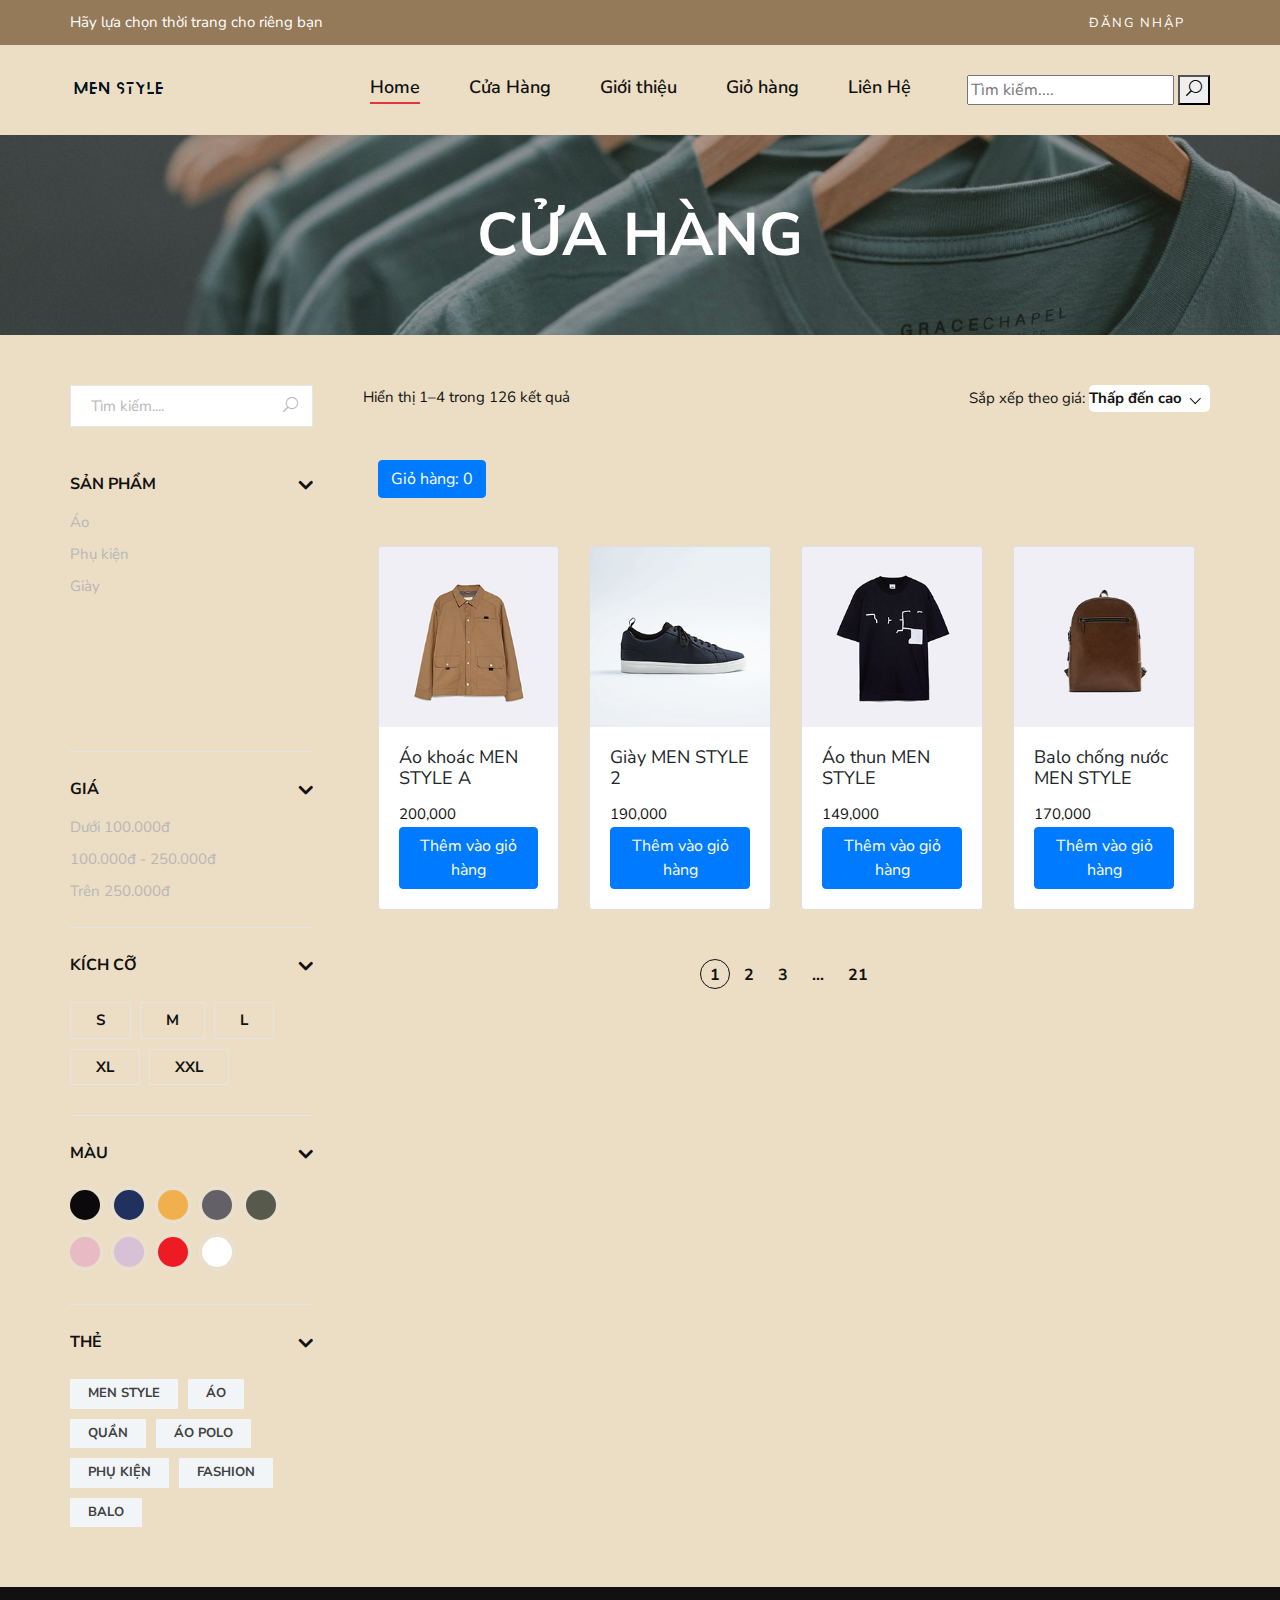
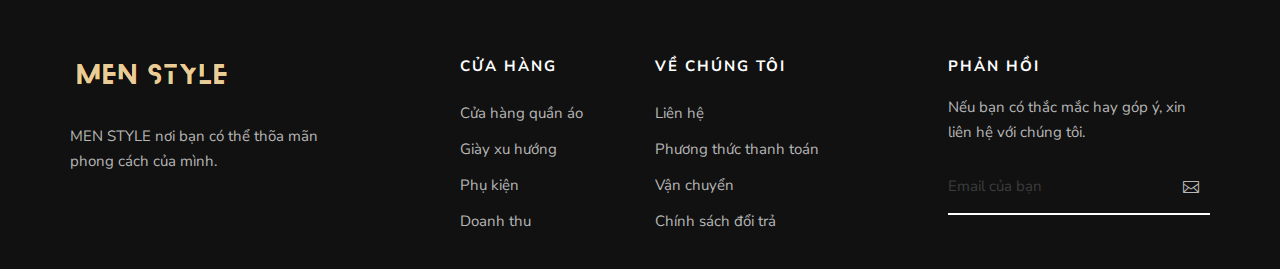
<file: shop.html>
<!doctype html>
<html lang='en'>
<head>
  <meta charset='UTF-8'>
  <meta charset="UTF-8">
    <meta name="description" content="Fashion ">
    <meta name="keywords" content="Fashion, unica, creative, html">
    <meta name="viewport" content="width=device-width, initial-scale=1.0">
    <meta http-equiv="X-UA-Compatible" content="ie=edge">
    <body style="background-color: #ebdec4;"></body>

  <meta name='viewport'
        content='width=device-width, user-scalable=no, initial-scale=1.0, maximum-scale=1.0, minimum-scale=1.0'>
  <meta http-equiv='X-UA-Compatible' content='ie=edge'>
  <title>MEN STYLE  </title>
  <link rel='stylesheet' href='https://cdn.jsdelivr.net/npm/bootstrap@5.3.0-alpha3/dist/css/bootstrap.min.css'>
  <link href="https://fonts.googleapis.com/css2?family=Nunito+Sans:wght@300;400;600;700;800;900&display=swap"
  rel="stylesheet">
<!-- Css Styles -->
<link rel="stylesheet" href="css/bootstrap.min.css" type="text/css">
<link rel="stylesheet" href="css/font-awesome.min.css" type="text/css">
<link rel="stylesheet" href="css/elegant-icons.css" type="text/css">
<link rel="stylesheet" href="css/magnific-popup.css" type="text/css">
<link rel="stylesheet" href="css/nice-select.css" type="text/css">
<link rel="stylesheet" href="css/owl.carousel.min.css" type="text/css">
<link rel="stylesheet" href="css/slicknav.min.css" type="text/css">
<link rel="stylesheet" href="css/style.css" type="text/css">
<style>
  .products {
    transition: transform .5s ease; 
  }
  
  .products:hover {
    transform: scale(1.2); 
  }
    </style>
</head>

<body onload='indexLoadPage()'>
  
     <!-- Header Section Begin -->
     <header class="header">
      <header class="header">
          <div class="header__top">
              <div class="container">
                  <div class="row">
                      <div class="col-lg-6 col-md-7">
                          <div class="header__top__left">
                              <p>Hãy lựa chọn thời trang cho riêng bạn</p>
                          </div>
                      </div>
                      <div class="col-lg-6 col-md-5">
                          <div class="header__top__right">
                              <div class="header__top__links">
                                  <a href="login.html">Đăng nhập</a>
                                 
                              </div>
                              
                          </div>
                      </div>
                  </div>
              </div>
          </div>
      <div class="container">
          <div class="row">
              <div class="col-lg-3 col-md-3">
                  <div class="header__logo">
                      <a href="./index.html"><img src="img/logo.png" alt=""></a>
                  </div>
              </div>
              <div class="col-lg-6 col-md-6">
                  <nav class="header__menu mobile-menu">
                      <ul>
                          <li class="active"><a href="./index.html">Home</a></li>
                          <li><a href="./shop.html">Cửa Hàng</a></li>
                          <li><a href="#">Giới thiệu</a>
                              <ul class="dropdown">
                                  <li><a href="./about.html">Về Chúng Tôi</a></li>
                                  <li><a href="./blog.html">Bài viết</a></li>
                              </ul>
                          </li>
                          <li><a href="#">Giỏ hàng</a>
                              <ul class="dropdown">
                                  <li><a href="./cart.html">Giỏ hàng</a></li>
                                  <li><a href="./checkout.html">Thủ Tục Thanh Toán</a></li>
                              </ul>
                          </li>
                          <li><a href="./contact.html">Liên Hệ</a></li>
                      </ul>
                  </nav>
              </div>
              <div class="col-lg-3 col-md-3">
                  <div class="header__nav__option">
                      <form action="#">
                          <input type="text" placeholder="Tìm kiếm....">
                          <button type="submit"><span class="icon_search"></span></button>
                      </form>
                      
              </div>
          </div>
          <div class="canvas__open"><i class="fa fa-bars"></i></div>
      </div>
  </header>
  <!-- Header Section End -->
  <!-- Breadcrumb Section Begin -->
<section class="breadcrumb-blog set-bg" data-setbg="img/breadcrumb-bg.jpg">
  <div class="container">
      <div class="row">
          <div class="col-lg-12">
              <h2>CỬA HÀNG</h2>
          </div>
      </div>
  </div>
</section>
<!-- Breadcrumb Section End -->
  <!-- Shop Section Begin -->
  <section class="shop spad">
    <div class="container">
        <div class="row">
            <div class="col-lg-3">
                <div class="shop__sidebar">
                    <div class="shop__sidebar__search">
                        <form action="#">
                            <input type="text" placeholder="Tìm kiếm....">
                            <button type="submit"><span class="icon_search"></span></button>
                        </form>
                    </div>
                    <div class="shop__sidebar__accordion">
                        <div class="accordion" id="accordionExample">
                            <div class="card">
                                <div class="card-heading">
                                    <a data-toggle="collapse" data-target="#collapseOne">SẢN PHẨM</a>
                                </div>
                                <div id="collapseOne" class="collapse show" data-parent="#accordionExample">
                                    <div class="card-body">
                                        
                                        <div class="shop__sidebar__categories">
                                            <ul class="nice-scroll">
                                                <li><a href="#">Áo </a></li>
                                                <li><a href="#">Phụ kiện</a></li>
                                                <li><a href="#">Giày </a></li>
                                            </ul>
                                        </div>
                                    </div>
                                </div>
                            </div>
                           
                            <div class="card">
                                <div class="card-heading">
                                    <a data-toggle="collapse" data-target="#collapseThree">Giá</a>
                                </div>
                                <div id="collapseThree" class="collapse show" data-parent="#accordionExample">
                                    <div class="card-body">
                                        <div class="shop__sidebar__price">
                                            <ul>
                                                <li><a href="#">Dưới 100.000đ</a></li>
                                                <li><a href="#">100.000đ - 250.000đ</a></li>
                                                <li><a href="#">Trên 250.000đ</a></li>
                                            </ul>
                                        </div>
                                    </div>
                                </div>
                            </div>
                            <div class="card">
                                <div class="card-heading">
                                    <a data-toggle="collapse" data-target="#collapseFour">Kích cỡ</a>
                                </div>
                                <div id="collapseFour" class="collapse show" data-parent="#accordionExample">
                                    <div class="card-body">
                                        <div class="shop__sidebar__size">
                                            <label for="sm">s
                                                <input type="radio" id="sm">
                                            </label>
                                            <label for="md">m
                                                <input type="radio" id="md">
                                            </label>
                                            <label for="l">l
                                                <input type="radio" id="l">
                                            </label>
                                            <label for="xl">xl
                                                <input type="radio" id="xl">
                                            </label>
                                            <label for="xxl">xxl
                                                <input type="radio" id="xxl">
                                            </label>
                                        </div>
                                    </div>
                                </div>
                            </div>
                            <div class="card">
                                <div class="card-heading">
                                    <a data-toggle="collapse" data-target="#collapseFive">Màu</a>
                                </div>
                                <div id="collapseFive" class="collapse show" data-parent="#accordionExample">
                                    <div class="card-body">
                                        <div class="shop__sidebar__color">
                                            <label class="c-1" for="sp-1">
                                                <input type="radio" id="sp-1">
                                            </label>
                                            <label class="c-2" for="sp-2">
                                                <input type="radio" id="sp-2">
                                            </label>
                                            <label class="c-3" for="sp-3">
                                                <input type="radio" id="sp-3">
                                            </label>
                                            <label class="c-4" for="sp-4">
                                                <input type="radio" id="sp-4">
                                            </label>
                                            <label class="c-5" for="sp-5">
                                                <input type="radio" id="sp-5">
                                            </label>
                                            <label class="c-6" for="sp-6">
                                                <input type="radio" id="sp-6">
                                            </label>
                                            <label class="c-7" for="sp-7">
                                                <input type="radio" id="sp-7">
                                            </label>
                                            <label class="c-8" for="sp-8">
                                                <input type="radio" id="sp-8">
                                            </label>
                                            <label class="c-9" for="sp-9">
                                                <input type="radio" id="sp-9">
                                            </label>
                                        </div>
                                    </div>
                                </div>
                            </div>
                            <div class="card">
                                <div class="card-heading">
                                    <a data-toggle="collapse" data-target="#collapseSix">Thẻ</a>
                                </div>
                                <div id="collapseSix" class="collapse show" data-parent="#accordionExample">
                                    <div class="card-body">
                                        <div class="shop__sidebar__tags">
                                            <a href="#">Men style</a>
                                            <a href="#">Áo</a>
                                            <a href="#">Quần</a>
                                            <a href="#">Áo polo</a>
                                            <a href="#">Phụ kiện</a>
                                            <a href="#">Fashion</a>
                                            <a href="#">Balo</a>
                                        </div>
                                    </div>
                                </div>
                            </div>
                        </div>
                    </div>
                </div>
            </div>
            <div class="col-lg-9">
                <div class="shop__product__option">
                    <div class="row">
                        <div class="col-lg-6 col-md-6 col-sm-6">
                            <div class="shop__product__option__left">
                                <p>Hiển thị 1–4 trong 126 kết quả</p>
                            </div>
                        </div>
                        <div class="col-lg-6 col-md-6 col-sm-6">
                            <div class="shop__product__option__right">
                                <p>Sắp xếp theo giá:</p>
                                <select>
                                    <option value="">Thấp đến cao</option>
                                    <option value="">Cao đến thấp</option>                 
                                </select>
                            </div>
                        </div>
                    </div>
                

<div class='container'>
  <div class='row'>
    <div class='col-12 my-5'>
      <a href='cart.html' class='btn btn-primary'>Giỏ hàng: <span id='total'>0</span></a>
    </div>
  </div>
</div>
<div class='container'>
  <div class='row' id='products'>
  </div>
</div>
<script>
    const products = [
  {
    id: 1,
    name: 'Áo khoác MEN STYLE A',
    image: 'img/product/product-2.jpg',
    price: '200,000'
  },
  {
    id: 2,
    name: 'Giày MEN STYLE 2',
    image: 'img/product/product-3.jpg',
    price: '190,000'
  },
  {
    id: 3,
    name: 'Áo thun MEN STYLE',
    image: 'img/product/product-5.jpg',
    price: '149,000'
  },
  {
    id: 4,
    name: 'Balo chống nước MEN STYLE',
    image: 'img/product/product-7.jpg',
    price: '170,000'
  },
  
];

let productInCart = localStorage.getItem('products') ? JSON.parse(localStorage.getItem('products')) : [];

function saveToLocalStorage () {
  localStorage.setItem('products', JSON.stringify(productInCart));
}

//Index page
function renderProducts () {
  let data = ``;
  products.map(value => {
    data += `
      <div class='col-3'>
        <div class='card'>
          <img src='${value.image}' class='card-img-top' alt=''>
          <div class='card-body'>
            <h5 class='card-title'>${value.name}</h5>
            <p class='card-text'>${value.price}</p>
            <button onclick='addToCart(${value.id})' class='btn btn-primary'>Thêm vào giỏ hàng</button>
          </div>
        </div>
      </div>
    `;
  });
  document.getElementById('products').innerHTML = data;
}

function addToCart (id) {
  let checkProduct = productInCart.some(value => value.id === id);

  if (!checkProduct) {
    let product = products.find(value => value.id === id);
    productInCart.unshift({
      ...product,
      quantity: 1
    });
    saveToLocalStorage();
    calculatorTotal();
  } else {
    let product = productInCart.find(value => value.id === id);
    let getIndex = productInCart.findIndex(value => value.id === id);
    productInCart[getIndex] = {
      ...product,
      quantity: ++product.quantity
    };
    saveToLocalStorage();
  }
}

function calculatorTotal () {
  document.getElementById('total').innerHTML = productInCart.length;
}

function indexLoadPage () {
  renderProducts();
  calculatorTotal();
}

//Cart page
function renderProductsToTable () {
  let data = ``;
  productInCart.map((value, index) => {
    data += `
      <tr>
        <td>${value.name}</td>
        <td><img width='100' src='${value.image}' alt=''></td>
        <td>${value.price}</td>
        <td>
          <button onclick='plusQuantity(${index})' class='btn btn-secondary'>+</button>
          <span class='mx-2'>${value.quantity}</span>
          <button onclick='minusQuantity(${index}, ${value.quantity})' class='btn btn-secondary'>-</button>
        </td>
        <td>${(value.quantity * value.price.replace(/,/g, '')).toLocaleString()}</td>
        <td><button onclick='deleteProductInCart(${index})' class='btn btn-danger'>Delete</button></td>
      </tr>
    `;
  });
  document.getElementById('products-cart').innerHTML = data;
}

function plusQuantity (index) {
  productInCart[index] = {
    ...productInCart[index],
    quantity: ++productInCart[index].quantity
  };
  saveToLocalStorage();
  renderProductsToTable();
  totalMoney()
}

function minusQuantity (index, quantity) {
  if (quantity > 1) {
    productInCart[index] = {
      ...productInCart[index],
      quantity: --productInCart[index].quantity
    };
    saveToLocalStorage();
    renderProductsToTable();
    totalMoney()
  } else {
    alert('Quantity min is 1');
  }
}

function deleteProductInCart (index) {
  productInCart.splice(index, 1);
  saveToLocalStorage();
  renderProductsToTable();
  totalMoney()
}

function totalMoney () {
  if (productInCart !== []) {
    let total = 0;
    for (let i = 0; i < productInCart.length; i++) {
      total += productInCart[i].quantity * productInCart[i].price.replace(/,/g, '');
    }
    document.getElementById("total-money").innerHTML = total.toLocaleString()
  }
}

function cartLoadPage () {
  renderProductsToTable();
  totalMoney();
}
</script>
<br>

<div class="row">
  <div class="col-lg-12">
      <div class="product__pagination">
          <a class="active" href="#">1</a>
          <a href="#">2</a>
          <a href="#">3</a>
          <span>...</span>
          <a href="#">21</a>
      </div>
  </div>
</div>
</div>
</div>
</div>
</div>
</section>

<!-- Footer Section Begin -->
<footer class="footer">
  <div class="container">
      <div class="row">
          <div class="col-lg-3 col-md-6 col-sm-6">
              <div class="footer__about">
                  <div class="footer__logo">
                      <a href="#"><img src="img/footer.png" alt=""></a>
                  </div>
                  <p>MEN STYLE nơi bạn có thể thõa mãn phong cách của mình.</p>
                
              </div>
          </div>
          <div class="col-lg-2 offset-lg-1 col-md-3 col-sm-6">
              <div class="footer__widget">
                  <h6>Cửa Hàng</h6>
                  <ul>
                      <li><a href="#">Cửa hàng quần áo</a></li>
                      <li><a href="#">Giày xu hướng</a></li>
                      <li><a href="#">Phụ kiện</a></li>
                      <li><a href="#">Doanh thu</a></li>
                  </ul>
              </div>
          </div>
          <div class="col-lg-2 col-md-3 col-sm-6">
              <div class="footer__widget">
                  <h6>về chúng tôi</h6>
                  <ul>
                      <li><a href="#">Liên hệ </a></li>
                      <li><a href="#">Phương thức thanh toán</a></li>
                      <li><a href="#">Vận chuyển</a></li>
                      <li><a href="#">Chính sách đổi trả</a></li>
                  </ul>
              </div>
          </div>
          <div class="col-lg-3 offset-lg-1 col-md-6 col-sm-6">
              <div class="footer__widget">
                  <h6>Phản hồi</h6>
                  <div class="footer__newslatter">
                      <p>Nếu bạn có thắc mắc hay góp ý, xin liên hệ với chúng tôi.</p>
                      <form action="#">
                          <input type="text" placeholder="Email của bạn">
                          <button type="submit"><span class="icon_mail_alt"></span></button>
                      </form>
                  </div>
              </div>
          </div>
      </div>
      
  </div>
</footer>
<!-- Footer Section End -->
<!-- Search Begin -->
<div class="search-model">
  <div class="h-100 d-flex align-items-center justify-content-center">
      <div class="search-close-switch">+</div>
      <form class="search-model-form">
          <input type="text" id="search-input" placeholder="Search here.....">
      </form>
  </div>
</div>
<!-- Search End -->

<!-- Js Plugins -->
<script src="js/jquery-3.3.1.min.js"></script>
<script src="js/bootstrap.min.js"></script>
<script src="js/jquery.nice-select.min.js"></script>
<script src="js/jquery.nicescroll.min.js"></script>
<script src="js/jquery.magnific-popup.min.js"></script>
<script src="js/jquery.countdown.min.js"></script>
<script src="js/jquery.slicknav.js"></script>
<script src="js/mixitup.min.js"></script>
<script src="js/owl.carousel.min.js"></script>
<script src="js/main.js"></script>
</body>

</html>
</file>
<file: css/elegant-icons.css>
@font-face {
	font-family: 'ElegantIcons';
	src:url('../fonts/ElegantIcons.eot');
	src:url('../fonts/ElegantIcons.eot?#iefix') format('embedded-opentype'),
		url('../fonts/ElegantIcons.woff') format('woff'),
		url('../fonts/ElegantIcons.ttf') format('truetype'),
		url('../fonts/ElegantIcons.svg#ElegantIcons') format('svg');
	font-weight: normal;
	font-style: normal;
}

/* Use the following CSS code if you want to use data attributes for inserting your icons */
[data-icon]:before {
	font-family: 'ElegantIcons';
	content: attr(data-icon);
	speak: none;
	font-weight: normal;
	font-variant: normal;
	text-transform: none;
	line-height: 1;
	-webkit-font-smoothing: antialiased;
	-moz-osx-font-smoothing: grayscale;
}

/* Use the following CSS code if you want to have a class per icon */
/*
Instead of a list of all class selectors,
you can use the generic selector below, but it's slower:
[class*="your-class-prefix"] {
*/
.arrow_up, .arrow_down, .arrow_left, .arrow_right, .arrow_left-up, .arrow_right-up, .arrow_right-down, .arrow_left-down, .arrow-up-down, .arrow_up-down_alt, .arrow_left-right_alt, .arrow_left-right, .arrow_expand_alt2, .arrow_expand_alt, .arrow_condense, .arrow_expand, .arrow_move, .arrow_carrot-up, .arrow_carrot-down, .arrow_carrot-left, .arrow_carrot-right, .arrow_carrot-2up, .arrow_carrot-2down, .arrow_carrot-2left, .arrow_carrot-2right, .arrow_carrot-up_alt2, .arrow_carrot-down_alt2, .arrow_carrot-left_alt2, .arrow_carrot-right_alt2, .arrow_carrot-2up_alt2, .arrow_carrot-2down_alt2, .arrow_carrot-2left_alt2, .arrow_carrot-2right_alt2, .arrow_triangle-up, .arrow_triangle-down, .arrow_triangle-left, .arrow_triangle-right, .arrow_triangle-up_alt2, .arrow_triangle-down_alt2, .arrow_triangle-left_alt2, .arrow_triangle-right_alt2, .arrow_back, .icon_minus-06, .icon_plus, .icon_close, .icon_check, .icon_minus_alt2, .icon_plus_alt2, .icon_close_alt2, .icon_check_alt2, .icon_zoom-out_alt, .icon_zoom-in_alt, .icon_search, .icon_box-empty, .icon_box-selected, .icon_minus-box, .icon_plus-box, .icon_box-checked, .icon_circle-empty, .icon_circle-slelected, .icon_stop_alt2, .icon_stop, .icon_pause_alt2, .icon_pause, .icon_menu, .icon_menu-square_alt2, .icon_menu-circle_alt2, .icon_ul, .icon_ol, .icon_adjust-horiz, .icon_adjust-vert, .icon_document_alt, .icon_documents_alt, .icon_pencil, .icon_pencil-edit_alt, .icon_pencil-edit, .icon_folder-alt, .icon_folder-open_alt, .icon_folder-add_alt, .icon_info_alt, .icon_error-oct_alt, .icon_error-circle_alt, .icon_error-triangle_alt, .icon_question_alt2, .icon_question, .icon_comment_alt, .icon_chat_alt, .icon_vol-mute_alt, .icon_volume-low_alt, .icon_volume-high_alt, .icon_quotations, .icon_quotations_alt2, .icon_clock_alt, .icon_lock_alt, .icon_lock-open_alt, .icon_key_alt, .icon_cloud_alt, .icon_cloud-upload_alt, .icon_cloud-download_alt, .icon_image, .icon_images, .icon_lightbulb_alt, .icon_gift_alt, .icon_house_alt, .icon_genius, .icon_mobile, .icon_tablet, .icon_laptop, .icon_desktop, .icon_camera_alt, .icon_mail_alt, .icon_cone_alt, .icon_ribbon_alt, .icon_bag_alt, .icon_creditcard, .icon_cart_alt, .icon_paperclip, .icon_tag_alt, .icon_tags_alt, .icon_trash_alt, .icon_cursor_alt, .icon_mic_alt, .icon_compass_alt, .icon_pin_alt, .icon_pushpin_alt, .icon_map_alt, .icon_drawer_alt, .icon_toolbox_alt, .icon_book_alt, .icon_calendar, .icon_film, .icon_table, .icon_contacts_alt, .icon_headphones, .icon_lifesaver, .icon_piechart, .icon_refresh, .icon_link_alt, .icon_link, .icon_loading, .icon_blocked, .icon_archive_alt, .icon_heart_alt, .icon_star_alt, .icon_star-half_alt, .icon_star, .icon_star-half, .icon_tools, .icon_tool, .icon_cog, .icon_cogs, .arrow_up_alt, .arrow_down_alt, .arrow_left_alt, .arrow_right_alt, .arrow_left-up_alt, .arrow_right-up_alt, .arrow_right-down_alt, .arrow_left-down_alt, .arrow_condense_alt, .arrow_expand_alt3, .arrow_carrot_up_alt, .arrow_carrot-down_alt, .arrow_carrot-left_alt, .arrow_carrot-right_alt, .arrow_carrot-2up_alt, .arrow_carrot-2dwnn_alt, .arrow_carrot-2left_alt, .arrow_carrot-2right_alt, .arrow_triangle-up_alt, .arrow_triangle-down_alt, .arrow_triangle-left_alt, .arrow_triangle-right_alt, .icon_minus_alt, .icon_plus_alt, .icon_close_alt, .icon_check_alt, .icon_zoom-out, .icon_zoom-in, .icon_stop_alt, .icon_menu-square_alt, .icon_menu-circle_alt, .icon_document, .icon_documents, .icon_pencil_alt, .icon_folder, .icon_folder-open, .icon_folder-add, .icon_folder_upload, .icon_folder_download, .icon_info, .icon_error-circle, .icon_error-oct, .icon_error-triangle, .icon_question_alt, .icon_comment, .icon_chat, .icon_vol-mute, .icon_volume-low, .icon_volume-high, .icon_quotations_alt, .icon_clock, .icon_lock, .icon_lock-open, .icon_key, .icon_cloud, .icon_cloud-upload, .icon_cloud-download, .icon_lightbulb, .icon_gift, .icon_house, .icon_camera, .icon_mail, .icon_cone, .icon_ribbon, .icon_bag, .icon_cart, .icon_tag, .icon_tags, .icon_trash, .icon_cursor, .icon_mic, .icon_compass, .icon_pin, .icon_pushpin, .icon_map, .icon_drawer, .icon_toolbox, .icon_book, .icon_contacts, .icon_archive, .icon_heart, .icon_profile, .icon_group, .icon_grid-2x2, .icon_grid-3x3, .icon_music, .icon_pause_alt, .icon_phone, .icon_upload, .icon_download, .social_facebook, .social_twitter, .social_pinterest, .social_googleplus, .social_tumblr, .social_tumbleupon, .social_wordpress, .social_instagram, .social_dribbble, .social_vimeo, .social_linkedin, .social_rss, .social_deviantart, .social_share, .social_myspace, .social_skype, .social_youtube, .social_picassa, .social_googledrive, .social_flickr, .social_blogger, .social_spotify, .social_delicious, .social_facebook_circle, .social_twitter_circle, .social_pinterest_circle, .social_googleplus_circle, .social_tumblr_circle, .social_stumbleupon_circle, .social_wordpress_circle, .social_instagram_circle, .social_dribbble_circle, .social_vimeo_circle, .social_linkedin_circle, .social_rss_circle, .social_deviantart_circle, .social_share_circle, .social_myspace_circle, .social_skype_circle, .social_youtube_circle, .social_picassa_circle, .social_googledrive_alt2, .social_flickr_circle, .social_blogger_circle, .social_spotify_circle, .social_delicious_circle, .social_facebook_square, .social_twitter_square, .social_pinterest_square, .social_googleplus_square, .social_tumblr_square, .social_stumbleupon_square, .social_wordpress_square, .social_instagram_square, .social_dribbble_square, .social_vimeo_square, .social_linkedin_square, .social_rss_square, .social_deviantart_square, .social_share_square, .social_myspace_square, .social_skype_square, .social_youtube_square, .social_picassa_square, .social_googledrive_square, .social_flickr_square, .social_blogger_square, .social_spotify_square, .social_delicious_square, .icon_printer, .icon_calulator, .icon_building, .icon_floppy, .icon_drive, .icon_search-2, .icon_id, .icon_id-2, .icon_puzzle, .icon_like, .icon_dislike, .icon_mug, .icon_currency, .icon_wallet, .icon_pens, .icon_easel, .icon_flowchart, .icon_datareport, .icon_briefcase, .icon_shield, .icon_percent, .icon_globe, .icon_globe-2, .icon_target, .icon_hourglass, .icon_balance, .icon_rook, .icon_printer-alt, .icon_calculator_alt, .icon_building_alt, .icon_floppy_alt, .icon_drive_alt, .icon_search_alt, .icon_id_alt, .icon_id-2_alt, .icon_puzzle_alt, .icon_like_alt, .icon_dislike_alt, .icon_mug_alt, .icon_currency_alt, .icon_wallet_alt, .icon_pens_alt, .icon_easel_alt, .icon_flowchart_alt, .icon_datareport_alt, .icon_briefcase_alt, .icon_shield_alt, .icon_percent_alt, .icon_globe_alt, .icon_clipboard {
	font-family: 'ElegantIcons';
	speak: none;
	font-style: normal;
	font-weight: normal;
	font-variant: normal;
	text-transform: none;
	line-height: 1;
	-webkit-font-smoothing: antialiased;
}
.arrow_up:before {
	content: "\21";
}
.arrow_down:before {
	content: "\22";
}
.arrow_left:before {
	content: "\23";
}
.arrow_right:before {
	content: "\24";
}
.arrow_left-up:before {
	content: "\25";
}
.arrow_right-up:before {
	content: "\26";
}
.arrow_right-down:before {
	content: "\27";
}
.arrow_left-down:before {
	content: "\28";
}
.arrow-up-down:before {
	content: "\29";
}
.arrow_up-down_alt:before {
	content: "\2a";
}
.arrow_left-right_alt:before {
	content: "\2b";
}
.arrow_left-right:before {
	content: "\2c";
}
.arrow_expand_alt2:before {
	content: "\2d";
}
.arrow_expand_alt:before {
	content: "\2e";
}
.arrow_condense:before {
	content: "\2f";
}
.arrow_expand:before {
	content: "\30";
}
.arrow_move:before {
	content: "\31";
}
.arrow_carrot-up:before {
	content: "\32";
}
.arrow_carrot-down:before {
	content: "\33";
}
.arrow_carrot-left:before {
	content: "\34";
}
.arrow_carrot-right:before {
	content: "\35";
}
.arrow_carrot-2up:before {
	content: "\36";
}
.arrow_carrot-2down:before {
	content: "\37";
}
.arrow_carrot-2left:before {
	content: "\38";
}
.arrow_carrot-2right:before {
	content: "\39";
}
.arrow_carrot-up_alt2:before {
	content: "\3a";
}
.arrow_carrot-down_alt2:before {
	content: "\3b";
}
.arrow_carrot-left_alt2:before {
	content: "\3c";
}
.arrow_carrot-right_alt2:before {
	content: "\3d";
}
.arrow_carrot-2up_alt2:before {
	content: "\3e";
}
.arrow_carrot-2down_alt2:before {
	content: "\3f";
}
.arrow_carrot-2left_alt2:before {
	content: "\40";
}
.arrow_carrot-2right_alt2:before {
	content: "\41";
}
.arrow_triangle-up:before {
	content: "\42";
}
.arrow_triangle-down:before {
	content: "\43";
}
.arrow_triangle-left:before {
	content: "\44";
}
.arrow_triangle-right:before {
	content: "\45";
}
.arrow_triangle-up_alt2:before {
	content: "\46";
}
.arrow_triangle-down_alt2:before {
	content: "\47";
}
.arrow_triangle-left_alt2:before {
	content: "\48";
}
.arrow_triangle-right_alt2:before {
	content: "\49";
}
.arrow_back:before {
	content: "\4a";
}
.icon_minus-06:before {
	content: "\4b";
}
.icon_plus:before {
	content: "\4c";
}
.icon_close:before {
	content: "\4d";
}
.icon_check:before {
	content: "\4e";
}
.icon_minus_alt2:before {
	content: "\4f";
}
.icon_plus_alt2:before {
	content: "\50";
}
.icon_close_alt2:before {
	content: "\51";
}
.icon_check_alt2:before {
	content: "\52";
}
.icon_zoom-out_alt:before {
	content: "\53";
}
.icon_zoom-in_alt:before {
	content: "\54";
}
.icon_search:before {
	content: "\55";
}
.icon_box-empty:before {
	content: "\56";
}
.icon_box-selected:before {
	content: "\57";
}
.icon_minus-box:before {
	content: "\58";
}
.icon_plus-box:before {
	content: "\59";
}
.icon_box-checked:before {
	content: "\5a";
}
.icon_circle-empty:before {
	content: "\5b";
}
.icon_circle-slelected:before {
	content: "\5c";
}
.icon_stop_alt2:before {
	content: "\5d";
}
.icon_stop:before {
	content: "\5e";
}
.icon_pause_alt2:before {
	content: "\5f";
}
.icon_pause:before {
	content: "\60";
}
.icon_menu:before {
	content: "\61";
}
.icon_menu-square_alt2:before {
	content: "\62";
}
.icon_menu-circle_alt2:before {
	content: "\63";
}
.icon_ul:before {
	content: "\64";
}
.icon_ol:before {
	content: "\65";
}
.icon_adjust-horiz:before {
	content: "\66";
}
.icon_adjust-vert:before {
	content: "\67";
}
.icon_document_alt:before {
	content: "\68";
}
.icon_documents_alt:before {
	content: "\69";
}
.icon_pencil:before {
	content: "\6a";
}
.icon_pencil-edit_alt:before {
	content: "\6b";
}
.icon_pencil-edit:before {
	content: "\6c";
}
.icon_folder-alt:before {
	content: "\6d";
}
.icon_folder-open_alt:before {
	content: "\6e";
}
.icon_folder-add_alt:before {
	content: "\6f";
}
.icon_info_alt:before {
	content: "\70";
}
.icon_error-oct_alt:before {
	content: "\71";
}
.icon_error-circle_alt:before {
	content: "\72";
}
.icon_error-triangle_alt:before {
	content: "\73";
}
.icon_question_alt2:before {
	content: "\74";
}
.icon_question:before {
	content: "\75";
}
.icon_comment_alt:before {
	content: "\76";
}
.icon_chat_alt:before {
	content: "\77";
}
.icon_vol-mute_alt:before {
	content: "\78";
}
.icon_volume-low_alt:before {
	content: "\79";
}
.icon_volume-high_alt:before {
	content: "\7a";
}
.icon_quotations:before {
	content: "\7b";
}
.icon_quotations_alt2:before {
	content: "\7c";
}
.icon_clock_alt:before {
	content: "\7d";
}
.icon_lock_alt:before {
	content: "\7e";
}
.icon_lock-open_alt:before {
	content: "\e000";
}
.icon_key_alt:before {
	content: "\e001";
}
.icon_cloud_alt:before {
	content: "\e002";
}
.icon_cloud-upload_alt:before {
	content: "\e003";
}
.icon_cloud-download_alt:before {
	content: "\e004";
}
.icon_image:before {
	content: "\e005";
}
.icon_images:before {
	content: "\e006";
}
.icon_lightbulb_alt:before {
	content: "\e007";
}
.icon_gift_alt:before {
	content: "\e008";
}
.icon_house_alt:before {
	content: "\e009";
}
.icon_genius:before {
	content: "\e00a";
}
.icon_mobile:before {
	content: "\e00b";
}
.icon_tablet:before {
	content: "\e00c";
}
.icon_laptop:before {
	content: "\e00d";
}
.icon_desktop:before {
	content: "\e00e";
}
.icon_camera_alt:before {
	content: "\e00f";
}
.icon_mail_alt:before {
	content: "\e010";
}
.icon_cone_alt:before {
	content: "\e011";
}
.icon_ribbon_alt:before {
	content: "\e012";
}
.icon_bag_alt:before {
	content: "\e013";
}
.icon_creditcard:before {
	content: "\e014";
}
.icon_cart_alt:before {
	content: "\e015";
}
.icon_paperclip:before {
	content: "\e016";
}
.icon_tag_alt:before {
	content: "\e017";
}
.icon_tags_alt:before {
	content: "\e018";
}
.icon_trash_alt:before {
	content: "\e019";
}
.icon_cursor_alt:before {
	content: "\e01a";
}
.icon_mic_alt:before {
	content: "\e01b";
}
.icon_compass_alt:before {
	content: "\e01c";
}
.icon_pin_alt:before {
	content: "\e01d";
}
.icon_pushpin_alt:before {
	content: "\e01e";
}
.icon_map_alt:before {
	content: "\e01f";
}
.icon_drawer_alt:before {
	content: "\e020";
}
.icon_toolbox_alt:before {
	content: "\e021";
}
.icon_book_alt:before {
	content: "\e022";
}
.icon_calendar:before {
	content: "\e023";
}
.icon_film:before {
	content: "\e024";
}
.icon_table:before {
	content: "\e025";
}
.icon_contacts_alt:before {
	content: "\e026";
}
.icon_headphones:before {
	content: "\e027";
}
.icon_lifesaver:before {
	content: "\e028";
}
.icon_piechart:before {
	content: "\e029";
}
.icon_refresh:before {
	content: "\e02a";
}
.icon_link_alt:before {
	content: "\e02b";
}
.icon_link:before {
	content: "\e02c";
}
.icon_loading:before {
	content: "\e02d";
}
.icon_blocked:before {
	content: "\e02e";
}
.icon_archive_alt:before {
	content: "\e02f";
}
.icon_heart_alt:before {
	content: "\e030";
}
.icon_star_alt:before {
	content: "\e031";
}
.icon_star-half_alt:before {
	content: "\e032";
}
.icon_star:before {
	content: "\e033";
}
.icon_star-half:before {
	content: "\e034";
}
.icon_tools:before {
	content: "\e035";
}
.icon_tool:before {
	content: "\e036";
}
.icon_cog:before {
	content: "\e037";
}
.icon_cogs:before {
	content: "\e038";
}
.arrow_up_alt:before {
	content: "\e039";
}
.arrow_down_alt:before {
	content: "\e03a";
}
.arrow_left_alt:before {
	content: "\e03b";
}
.arrow_right_alt:before {
	content: "\e03c";
}
.arrow_left-up_alt:before {
	content: "\e03d";
}
.arrow_right-up_alt:before {
	content: "\e03e";
}
.arrow_right-down_alt:before {
	content: "\e03f";
}
.arrow_left-down_alt:before {
	content: "\e040";
}
.arrow_condense_alt:before {
	content: "\e041";
}
.arrow_expand_alt3:before {
	content: "\e042";
}
.arrow_carrot_up_alt:before {
	content: "\e043";
}
.arrow_carrot-down_alt:before {
	content: "\e044";
}
.arrow_carrot-left_alt:before {
	content: "\e045";
}
.arrow_carrot-right_alt:before {
	content: "\e046";
}
.arrow_carrot-2up_alt:before {
	content: "\e047";
}
.arrow_carrot-2dwnn_alt:before {
	content: "\e048";
}
.arrow_carrot-2left_alt:before {
	content: "\e049";
}
.arrow_carrot-2right_alt:before {
	content: "\e04a";
}
.arrow_triangle-up_alt:before {
	content: "\e04b";
}
.arrow_triangle-down_alt:before {
	content: "\e04c";
}
.arrow_triangle-left_alt:before {
	content: "\e04d";
}
.arrow_triangle-right_alt:before {
	content: "\e04e";
}
.icon_minus_alt:before {
	content: "\e04f";
}
.icon_plus_alt:before {
	content: "\e050";
}
.icon_close_alt:before {
	content: "\e051";
}
.icon_check_alt:before {
	content: "\e052";
}
.icon_zoom-out:before {
	content: "\e053";
}
.icon_zoom-in:before {
	content: "\e054";
}
.icon_stop_alt:before {
	content: "\e055";
}
.icon_menu-square_alt:before {
	content: "\e056";
}
.icon_menu-circle_alt:before {
	content: "\e057";
}
.icon_document:before {
	content: "\e058";
}
.icon_documents:before {
	content: "\e059";
}
.icon_pencil_alt:before {
	content: "\e05a";
}
.icon_folder:before {
	content: "\e05b";
}
.icon_folder-open:before {
	content: "\e05c";
}
.icon_folder-add:before {
	content: "\e05d";
}
.icon_folder_upload:before {
	content: "\e05e";
}
.icon_folder_download:before {
	content: "\e05f";
}
.icon_info:before {
	content: "\e060";
}
.icon_error-circle:before {
	content: "\e061";
}
.icon_error-oct:before {
	content: "\e062";
}
.icon_error-triangle:before {
	content: "\e063";
}
.icon_question_alt:before {
	content: "\e064";
}
.icon_comment:before {
	content: "\e065";
}
.icon_chat:before {
	content: "\e066";
}
.icon_vol-mute:before {
	content: "\e067";
}
.icon_volume-low:before {
	content: "\e068";
}
.icon_volume-high:before {
	content: "\e069";
}
.icon_quotations_alt:before {
	content: "\e06a";
}
.icon_clock:before {
	content: "\e06b";
}
.icon_lock:before {
	content: "\e06c";
}
.icon_lock-open:before {
	content: "\e06d";
}
.icon_key:before {
	content: "\e06e";
}
.icon_cloud:before {
	content: "\e06f";
}
.icon_cloud-upload:before {
	content: "\e070";
}
.icon_cloud-download:before {
	content: "\e071";
}
.icon_lightbulb:before {
	content: "\e072";
}
.icon_gift:before {
	content: "\e073";
}
.icon_house:before {
	content: "\e074";
}
.icon_camera:before {
	content: "\e075";
}
.icon_mail:before {
	content: "\e076";
}
.icon_cone:before {
	content: "\e077";
}
.icon_ribbon:before {
	content: "\e078";
}
.icon_bag:before {
	content: "\e079";
}
.icon_cart:before {
	content: "\e07a";
}
.icon_tag:before {
	content: "\e07b";
}
.icon_tags:before {
	content: "\e07c";
}
.icon_trash:before {
	content: "\e07d";
}
.icon_cursor:before {
	content: "\e07e";
}
.icon_mic:before {
	content: "\e07f";
}
.icon_compass:before {
	content: "\e080";
}
.icon_pin:before {
	content: "\e081";
}
.icon_pushpin:before {
	content: "\e082";
}
.icon_map:before {
	content: "\e083";
}
.icon_drawer:before {
	content: "\e084";
}
.icon_toolbox:before {
	content: "\e085";
}
.icon_book:before {
	content: "\e086";
}
.icon_contacts:before {
	content: "\e087";
}
.icon_archive:before {
	content: "\e088";
}
.icon_heart:before {
	content: "\e089";
}
.icon_profile:before {
	content: "\e08a";
}
.icon_group:before {
	content: "\e08b";
}
.icon_grid-2x2:before {
	content: "\e08c";
}
.icon_grid-3x3:before {
	content: "\e08d";
}
.icon_music:before {
	content: "\e08e";
}
.icon_pause_alt:before {
	content: "\e08f";
}
.icon_phone:before {
	content: "\e090";
}
.icon_upload:before {
	content: "\e091";
}
.icon_download:before {
	content: "\e092";
}
.social_facebook:before {
	content: "\e093";
}
.social_twitter:before {
	content: "\e094";
}
.social_pinterest:before {
	content: "\e095";
}
.social_googleplus:before {
	content: "\e096";
}
.social_tumblr:before {
	content: "\e097";
}
.social_tumbleupon:before {
	content: "\e098";
}
.social_wordpress:before {
	content: "\e099";
}
.social_instagram:before {
	content: "\e09a";
}
.social_dribbble:before {
	content: "\e09b";
}
.social_vimeo:before {
	content: "\e09c";
}
.social_linkedin:before {
	content: "\e09d";
}
.social_rss:before {
	content: "\e09e";
}
.social_deviantart:before {
	content: "\e09f";
}
.social_share:before {
	content: "\e0a0";
}
.social_myspace:before {
	content: "\e0a1";
}
.social_skype:before {
	content: "\e0a2";
}
.social_youtube:before {
	content: "\e0a3";
}
.social_picassa:before {
	content: "\e0a4";
}
.social_googledrive:before {
	content: "\e0a5";
}
.social_flickr:before {
	content: "\e0a6";
}
.social_blogger:before {
	content: "\e0a7";
}
.social_spotify:before {
	content: "\e0a8";
}
.social_delicious:before {
	content: "\e0a9";
}
.social_facebook_circle:before {
	content: "\e0aa";
}
.social_twitter_circle:before {
	content: "\e0ab";
}
.social_pinterest_circle:before {
	content: "\e0ac";
}
.social_googleplus_circle:before {
	content: "\e0ad";
}
.social_tumblr_circle:before {
	content: "\e0ae";
}
.social_stumbleupon_circle:before {
	content: "\e0af";
}
.social_wordpress_circle:before {
	content: "\e0b0";
}
.social_instagram_circle:before {
	content: "\e0b1";
}
.social_dribbble_circle:before {
	content: "\e0b2";
}
.social_vimeo_circle:before {
	content: "\e0b3";
}
.social_linkedin_circle:before {
	content: "\e0b4";
}
.social_rss_circle:before {
	content: "\e0b5";
}
.social_deviantart_circle:before {
	content: "\e0b6";
}
.social_share_circle:before {
	content: "\e0b7";
}
.social_myspace_circle:before {
	content: "\e0b8";
}
.social_skype_circle:before {
	content: "\e0b9";
}
.social_youtube_circle:before {
	content: "\e0ba";
}
.social_picassa_circle:before {
	content: "\e0bb";
}
.social_googledrive_alt2:before {
	content: "\e0bc";
}
.social_flickr_circle:before {
	content: "\e0bd";
}
.social_blogger_circle:before {
	content: "\e0be";
}
.social_spotify_circle:before {
	content: "\e0bf";
}
.social_delicious_circle:before {
	content: "\e0c0";
}
.social_facebook_square:before {
	content: "\e0c1";
}
.social_twitter_square:before {
	content: "\e0c2";
}
.social_pinterest_square:before {
	content: "\e0c3";
}
.social_googleplus_square:before {
	content: "\e0c4";
}
.social_tumblr_square:before {
	content: "\e0c5";
}
.social_stumbleupon_square:before {
	content: "\e0c6";
}
.social_wordpress_square:before {
	content: "\e0c7";
}
.social_instagram_square:before {
	content: "\e0c8";
}
.social_dribbble_square:before {
	content: "\e0c9";
}
.social_vimeo_square:before {
	content: "\e0ca";
}
.social_linkedin_square:before {
	content: "\e0cb";
}
.social_rss_square:before {
	content: "\e0cc";
}
.social_deviantart_square:before {
	content: "\e0cd";
}
.social_share_square:before {
	content: "\e0ce";
}
.social_myspace_square:before {
	content: "\e0cf";
}
.social_skype_square:before {
	content: "\e0d0";
}
.social_youtube_square:before {
	content: "\e0d1";
}
.social_picassa_square:before {
	content: "\e0d2";
}
.social_googledrive_square:before {
	content: "\e0d3";
}
.social_flickr_square:before {
	content: "\e0d4";
}
.social_blogger_square:before {
	content: "\e0d5";
}
.social_spotify_square:before {
	content: "\e0d6";
}
.social_delicious_square:before {
	content: "\e0d7";
}
.icon_printer:before {
	content: "\e103";
}
.icon_calulator:before {
	content: "\e0ee";
}
.icon_building:before {
	content: "\e0ef";
}
.icon_floppy:before {
	content: "\e0e8";
}
.icon_drive:before {
	content: "\e0ea";
}
.icon_search-2:before {
	content: "\e101";
}
.icon_id:before {
	content: "\e107";
}
.icon_id-2:before {
	content: "\e108";
}
.icon_puzzle:before {
	content: "\e102";
}
.icon_like:before {
	content: "\e106";
}
.icon_dislike:before {
	content: "\e0eb";
}
.icon_mug:before {
	content: "\e105";
}
.icon_currency:before {
	content: "\e0ed";
}
.icon_wallet:before {
	content: "\e100";
}
.icon_pens:before {
	content: "\e104";
}
.icon_easel:before {
	content: "\e0e9";
}
.icon_flowchart:before {
	content: "\e109";
}
.icon_datareport:before {
	content: "\e0ec";
}
.icon_briefcase:before {
	content: "\e0fe";
}
.icon_shield:before {
	content: "\e0f6";
}
.icon_percent:before {
	content: "\e0fb";
}
.icon_globe:before {
	content: "\e0e2";
}
.icon_globe-2:before {
	content: "\e0e3";
}
.icon_target:before {
	content: "\e0f5";
}
.icon_hourglass:before {
	content: "\e0e1";
}
.icon_balance:before {
	content: "\e0ff";
}
.icon_rook:before {
	content: "\e0f8";
}
.icon_printer-alt:before {
	content: "\e0fa";
}
.icon_calculator_alt:before {
	content: "\e0e7";
}
.icon_building_alt:before {
	content: "\e0fd";
}
.icon_floppy_alt:before {
	content: "\e0e4";
}
.icon_drive_alt:before {
	content: "\e0e5";
}
.icon_search_alt:before {
	content: "\e0f7";
}
.icon_id_alt:before {
	content: "\e0e0";
}
.icon_id-2_alt:before {
	content: "\e0fc";
}
.icon_puzzle_alt:before {
	content: "\e0f9";
}
.icon_like_alt:before {
	content: "\e0dd";
}
.icon_dislike_alt:before {
	content: "\e0f1";
}
.icon_mug_alt:before {
	content: "\e0dc";
}
.icon_currency_alt:before {
	content: "\e0f3";
}
.icon_wallet_alt:before {
	content: "\e0d8";
}
.icon_pens_alt:before {
	content: "\e0db";
}
.icon_easel_alt:before {
	content: "\e0f0";
}
.icon_flowchart_alt:before {
	content: "\e0df";
}
.icon_datareport_alt:before {
	content: "\e0f2";
}
.icon_briefcase_alt:before {
	content: "\e0f4";
}
.icon_shield_alt:before {
	content: "\e0d9";
}
.icon_percent_alt:before {
	content: "\e0da";
}
.icon_globe_alt:before {
	content: "\e0de";
}
.icon_clipboard:before {
	content: "\e0e6";
}


	.glyph {
		float: left;
		text-align: center;
		padding: .75em;
		margin: .4em 1.5em .75em 0;
		width: 6em;
text-shadow: none;
	}
        .glyph_big {
        font-size: 128px;
        color: #59c5dc;
        float: left;
        margin-right: 20px;
        }

        .glyph div { padding-bottom: 10px;}

	.glyph input {
		font-family: consolas, monospace;
		font-size: 12px;
		width: 100%;
		text-align: center;
		border: 0;
		box-shadow: 0 0 0 1px #ccc;
		padding: .2em;
                -moz-border-radius: 5px;
                -webkit-border-radius: 5px;
	}
	.centered {
		margin-left: auto;
		margin-right: auto;
	}
	.glyph .fs1 {
		font-size: 2em;
	}
</file>
<file: css/nice-select.css>
.nice-select {
  -webkit-tap-highlight-color: transparent;
  background-color: #fff;
  border-radius: 5px;
  border: solid 1px #e8e8e8;
  box-sizing: border-box;
  clear: both;
  cursor: pointer;
  display: block;
  float: left;
  font-family: inherit;
  font-size: 14px;
  font-weight: normal;
  height: 42px;
  line-height: 40px;
  outline: none;
  padding-left: 18px;
  padding-right: 30px;
  position: relative;
  text-align: left !important;
  -webkit-transition: all 0.2s ease-in-out;
  transition: all 0.2s ease-in-out;
  -webkit-user-select: none;
     -moz-user-select: none;
      -ms-user-select: none;
          user-select: none;
  white-space: nowrap;
  width: auto; }
  .nice-select:hover {
    border-color: #dbdbdb; }
  .nice-select:active, .nice-select.open, .nice-select:focus {
    border-color: #999; }
  .nice-select:after {
    border-bottom: 2px solid #999;
    border-right: 2px solid #999;
    content: '';
    display: block;
    height: 5px;
    margin-top: -4px;
    pointer-events: none;
    position: absolute;
    right: 12px;
    top: 50%;
    -webkit-transform-origin: 66% 66%;
        -ms-transform-origin: 66% 66%;
            transform-origin: 66% 66%;
    -webkit-transform: rotate(45deg);
        -ms-transform: rotate(45deg);
            transform: rotate(45deg);
    -webkit-transition: all 0.15s ease-in-out;
    transition: all 0.15s ease-in-out;
    width: 5px; }
  .nice-select.open:after {
    -webkit-transform: rotate(-135deg);
        -ms-transform: rotate(-135deg);
            transform: rotate(-135deg); }
  .nice-select.open .list {
    opacity: 1;
    pointer-events: auto;
    -webkit-transform: scale(1) translateY(0);
        -ms-transform: scale(1) translateY(0);
            transform: scale(1) translateY(0); }
  .nice-select.disabled {
    border-color: #ededed;
    color: #999;
    pointer-events: none; }
    .nice-select.disabled:after {
      border-color: #cccccc; }
  .nice-select.wide {
    width: 100%; }
    .nice-select.wide .list {
      left: 0 !important;
      right: 0 !important; }
  .nice-select.right {
    float: right; }
    .nice-select.right .list {
      left: auto;
      right: 0; }
  .nice-select.small {
    font-size: 12px;
    height: 36px;
    line-height: 34px; }
    .nice-select.small:after {
      height: 4px;
      width: 4px; }
    .nice-select.small .option {
      line-height: 34px;
      min-height: 34px; }
  .nice-select .list {
    background-color: #fff;
    border-radius: 5px;
    box-shadow: 0 0 0 1px rgba(68, 68, 68, 0.11);
    box-sizing: border-box;
    margin-top: 4px;
    opacity: 0;
    overflow: hidden;
    padding: 0;
    pointer-events: none;
    position: absolute;
    top: 100%;
    left: 0;
    -webkit-transform-origin: 50% 0;
        -ms-transform-origin: 50% 0;
            transform-origin: 50% 0;
    -webkit-transform: scale(0.75) translateY(-21px);
        -ms-transform: scale(0.75) translateY(-21px);
            transform: scale(0.75) translateY(-21px);
    -webkit-transition: all 0.2s cubic-bezier(0.5, 0, 0, 1.25), opacity 0.15s ease-out;
    transition: all 0.2s cubic-bezier(0.5, 0, 0, 1.25), opacity 0.15s ease-out;
    z-index: 9; }
    .nice-select .list:hover .option:not(:hover) {
      background-color: transparent !important; }
  .nice-select .option {
    cursor: pointer;
    font-weight: 400;
    line-height: 40px;
    list-style: none;
    min-height: 40px;
    outline: none;
    padding-left: 18px;
    padding-right: 29px;
    text-align: left;
    -webkit-transition: all 0.2s;
    transition: all 0.2s; }
    .nice-select .option:hover, .nice-select .option.focus, .nice-select .option.selected.focus {
      background-color: #f6f6f6; }
    .nice-select .option.selected {
      font-weight: bold; }
    .nice-select .option.disabled {
      background-color: transparent;
      color: #999;
      cursor: default; }

.no-csspointerevents .nice-select .list {
  display: none; }

.no-csspointerevents .nice-select.open .list {
  display: block; }
</file>
<file: css/style.css>
/******************************************************************
  Template Name: Male Fashion
  Description: Male Fashion - ecommerce teplate
  Author: Colorib
  Author URI: https://www.colorib.com/
  Version: 1.0
  Created: Colorib 
******************************************************************/

/*------------------------------------------------------------------
[Table of contents]

1.  Template default CSS
	1.1	Variables
	1.2	Mixins
	1.3	Flexbox
	1.4	Reset
2.  Helper Css
3.  Header Section
4.  Hero Section
5.  Banner Section
6.  Product Section
7.  Intagram Section
8.  Latest Section
9.  Contact
10.  Footer Style
-------------------------------------------------------------------*/

/*----------------------------------------*/
/* Template default CSS
/*----------------------------------------*/

html,
body {
	height: 100%;
	font-family: "Nunito Sans", sans-serif;
	-webkit-font-smoothing: antialiased;
}

h1,
h2,
h3,
h4,
h5,
h6 {
	margin: 0;
	color: #111111;
	font-weight: 400;
	font-family: "Nunito Sans", sans-serif;
}

h1 {
	font-size: 70px;
}

h2 {
	font-size: 36px;
}

h3 {
	font-size: 30px;
}

h4 {
	font-size: 24px;
}

h5 {
	font-size: 18px;
}

h6 {
	font-size: 16px;
}

p {
	font-size: 15px;
	font-family: "Nunito Sans", sans-serif;
	color: #3d3d3d;
	font-weight: 400;
	line-height: 25px;
	margin: 0 0 15px 0;
}

img {
	max-width: 100%;
}

input:focus,
select:focus,
button:focus,
textarea:focus {
	outline: none;
}

a:hover,
a:focus {
	text-decoration: none;
	outline: none;
	color: #ffffff;
}

ul,
ol {
	padding: 0;
	margin: 0;
}

/*---------------------
  Helper CSS
-----------------------*/

.section-title {
	margin-bottom: 45px;
	text-align: center;
}

.section-title span {
	color: #e53637;
	font-size: 14px;
	font-weight: 700;
	text-transform: uppercase;
	letter-spacing: 2px;
	margin-bottom: 15px;
	display: block;
}

.section-title h2 {
	color: #111111;
	font-weight: 700;
	line-height: 46px;
}

.set-bg {
	background-repeat: no-repeat;
	background-size: cover;
	background-position: top center;
}

.spad {
	padding-top: 50px;
	padding-bottom: 50px;
}

.text-white h1,
.text-white h2,
.text-white h3,
.text-white h4,
.text-white h5,
.text-white h6,
.text-white p,
.text-white span,
.text-white li,
.text-white a {
	color: #fff;
}

/* buttons */

.primary-btn {
	display: inline-block;
	font-size: 13px;
	font-weight: 700;
	text-transform: uppercase;
	padding: 14px 30px;
	color: #ffffff;
	background: #000000;
	letter-spacing: 4px;
}

.site-btn {
	font-size: 14px;
	color: #ffffff;
	background: #111111;
	font-weight: 700;
	border: none;
	text-transform: uppercase;
	display: inline-block;
	padding: 14px 30px;
}

/* Preloder */

#preloder {
	position: fixed;
	width: 100%;
	height: 100%;
	top: 0;
	left: 0;
	z-index: 999999;
	background: #000000;
}

.loader {
	width: 40px;
	height: 40px;
	position: absolute;
	top: 50%;
	left: 50%;
	margin-top: -13px;
	margin-left: -13px;
	border-radius: 60px;
	animation: loader 0.8s linear infinite;
	-webkit-animation: loader 0.8s linear infinite;
}

@keyframes loader {
	0% {
		-webkit-transform: rotate(0deg);
		transform: rotate(0deg);
		border: 4px solid #f44336;
		border-left-color: transparent;
	}
	50% {
		-webkit-transform: rotate(180deg);
		transform: rotate(180deg);
		border: 4px solid #673ab7;
		border-left-color: transparent;
	}
	100% {
		-webkit-transform: rotate(360deg);
		transform: rotate(360deg);
		border: 4px solid #f44336;
		border-left-color: transparent;
	}
}

@-webkit-keyframes loader {
	0% {
		-webkit-transform: rotate(0deg);
		border: 4px solid #f44336;
		border-left-color: transparent;
	}
	50% {
		-webkit-transform: rotate(180deg);
		border: 4px solid #673ab7;
		border-left-color: transparent;
	}
	100% {
		-webkit-transform: rotate(360deg);
		border: 4px solid #f44336;
		border-left-color: transparent;
	}
}

.spacial-controls {
	position: fixed;
	width: 111px;
	height: 91px;
	top: 0;
	right: 0;
	z-index: 999;
}

.spacial-controls .search-switch {
	display: block;
	height: 100%;
	padding-top: 30px;
	background: #323232;
	text-align: center;
	cursor: pointer;
}

.search-model {
	display: none;
	position: fixed;
	width: 100%;
	height: 100%;
	left: 0;
	top: 0;
	background: #000;
	z-index: 99999;
}

.search-model-form {
	padding: 0 15px;
}

.search-model-form input {
	width: 500px;
	font-size: 40px;
	border: none;
	border-bottom: 2px solid #333;
	background: 0 0;
	color: #999;
}

.search-close-switch {
	position: absolute;
	width: 50px;
	height: 50px;
	background: #333;
	color: #fff;
	text-align: center;
	border-radius: 50%;
	font-size: 28px;
	line-height: 28px;
	top: 30px;
	cursor: pointer;
	-webkit-transform: rotate(45deg);
	-ms-transform: rotate(45deg);
	transform: rotate(45deg);
	display: -webkit-box;
	display: -ms-flexbox;
	display: flex;
	-webkit-box-align: center;
	-ms-flex-align: center;
	align-items: center;
	-webkit-box-pack: center;
	-ms-flex-pack: center;
	justify-content: center;
}
/*----phóng to-----*/
.banner__item__pic {
	transition: transform .5s ease; 
  }
  
  .banner__item__pic:hover {
	transform: scale(1.2); 
  }

  .product__item__pic {
	transition: transform .5s ease; 
  }
  
  .product__item__pic:hover {
	transform: scale(1.2); 
  }
  .categories__hot__deal {
	transition: transform .5s ease; 
  }
  
  .categories__hot__deal:hover {
	transform: scale(1.2); 
  }
  

  /*----phóng to enđ-----*/
/*---------------------
  Header
-----------------------*/

.header {
	background: #ebdec4;
}

.header__top {
	background: #947A58;
	padding: 10px 0;
}

.header__top__left p {
	color: #ffffff;
	margin-bottom: 0;
}

.header__top__right {
	text-align: right;
}

.header__top__links {
	display: inline-block;
	margin-right: 25px;
}

.header__top__links a {
	color: #ffffff;
	font-size: 13px;
	text-transform: uppercase;
	letter-spacing: 2px;
	margin-right: 28px;
	display: inline-block;
}

.header__top__links a:last-child {
	margin-right: 0;
}

.header__top__hover {
	display: inline-block;
	position: relative;
}

.header__top__hover:hover ul {
	top: 24px;
	opacity: 1;
	visibility: visible;
}

.header__top__hover span {
	color: #ffffff;
	font-size: 13px;
	text-transform: uppercase;
	letter-spacing: 2px;
	display: inline-block;
	cursor: pointer;
}

.header__top__hover span i {
	font-size: 20px;
	position: relative;
	top: 3px;
	right: 2px;
}

.header__top__hover ul {
	background: #ffffff;
	display: inline-block;
	padding: 2px 0;
	position: absolute;
	left: 0;
	top: 44px;
	opacity: 0;
	visibility: hidden;
	z-index: 3;
	-webkit-box-shadow: 0 10px 20px rgba(0, 0, 0, 0.1);
	box-shadow: 0 10px 20px rgba(0, 0, 0, 0.1);
	-webkit-transition: all, 0.3s;
	-o-transition: all, 0.3s;
	transition: all, 0.3s;
}

.header__top__hover ul li {
	list-style: none;
	font-size: 13px;
	color: #111111;
	padding: 2px 15px;
	cursor: pointer;
}

.header__logo {
	padding: 30px 0;
}

.header__logo a {
	display: inline-block;
}

.header__menu {
	text-align: center;
	padding: 26px 0 25px;
}

.header__menu ul li {
	list-style: none;
	display: inline-block;
	margin-right: 45px;
	position: relative;
}

.header__menu ul li.active a:after {
	-webkit-transform: scale(1);
	-ms-transform: scale(1);
	transform: scale(1);
}

.header__menu ul li:hover a:after {
	-webkit-transform: scale(1);
	-ms-transform: scale(1);
	transform: scale(1);
}

.header__menu ul li:hover .dropdown {
	top: 32px;
	opacity: 1;
	visibility: visible;
}

.header__menu ul li:last-child {
	margin-right: 0;
}

.header__menu ul li .dropdown {
	position: absolute;
	left: 0;
	top: 56px;
	width: 150px;
	background: #111111;
	text-align: left;
	padding: 5px 0;
	z-index: 9;
	opacity: 0;
	visibility: hidden;
	-webkit-transition: all, 0.3s;
	-o-transition: all, 0.3s;
	transition: all, 0.3s;
}

.header__menu ul li .dropdown li {
	display: block;
	margin-right: 0;
}

.header__menu ul li .dropdown li a {
	font-size: 14px;
	color: #ffffff;
	font-weight: 400;
	padding: 5px 20px;
	text-transform: capitalize;
}

.header__menu ul li .dropdown li a:after {
	display: none;
}

.header__menu ul li a {
	font-size: 18px;
	color: #111111;
	display: block;
	font-weight: 600;
	position: relative;
	padding: 3px 0;
}

.header__menu ul li a:after {
	position: absolute;
	left: 0;
	bottom: 0;
	width: 100%;
	height: 2px;
	background: #e53637;
	content: "";
	-webkit-transition: all, 0.5s;
	-o-transition: all, 0.5s;
	transition: all, 0.5s;
	-webkit-transform: scale(0);
	-ms-transform: scale(0);
	transform: scale(0);
}

.header__nav__option {
	text-align: right;
	padding: 30px 0;
}

.header__nav__option a {
	display: inline-block;
	margin-right: 26px;
	position: relative;
}

.header__nav__option a span {
	color: #0d0d0d;
	font-size: 11px;
	position: absolute;
	left: 5px;
	top: 8px;
}

.header__nav__option a:last-child {
	margin-right: 0;
}

.header__nav__option .price {
	font-size: 15px;
	color: #111111;
	font-weight: 700;
	display: inline-block;
	margin-left: -20px;
	position: relative;
	top: 3px;
}

.offcanvas-menu-wrapper {
	display: none;
}

.canvas__open {
	display: none;
}

/*---------------------
  Hero
-----------------------*/

.hero__slider.owl-carousel .owl-item.active .hero__text h6 {
	top: 0;
	opacity: 1;
}

.hero__slider.owl-carousel .owl-item.active .hero__text h2 {
	top: 0;
	opacity: 1;
}

.hero__slider.owl-carousel .owl-item.active .hero__text p {
	top: 0;
	opacity: 1;
}

.hero__slider.owl-carousel .owl-item.active .hero__text .primary-btn {
	top: 0;
	opacity: 1;
}

.hero__slider.owl-carousel .owl-nav button {
	font-size: 36px;
	color: #333333;
	position: absolute;
	left: 75px;
	top: 50%;
	margin-top: -18px;
	line-height: 29px;
}

.hero__slider.owl-carousel .owl-nav button.owl-next {
	left: auto;
	right: 75px;
}

.hero__items {
	height: 600px;
	padding-top: 230px;
}

.hero__text h6 {
	color: #e53637;
	font-size: 14px;
	font-weight: 500;
	text-transform: uppercase;
	letter-spacing: 2px;
	margin-bottom: 10px;
	position: relative;
	top: 50px;
	opacity: 0;
	-webkit-transition: all, 0.3s;
	-o-transition: all, 0.3s;
	transition: all, 0.3s;
}

.hero__text h2 {
	color: #111111;
	font-size: 48px;
	font-weight: 500;
	line-height: 58px;
	margin-bottom: 30px;
	position: relative;
	top: 50px;
	opacity: 0;
	-webkit-transition: all, 0.6s;
	-o-transition: all, 0.6s;
	transition: all, 0.6s;
}

.hero__text p {
	font-size: 16px;
	line-height: 28px;
	margin-bottom: 20px;
	position: relative;
	top: 50px;
	opacity: 0;
	-webkit-transition: all, 0.9s;
	-o-transition: all, 0.9s;
	transition: all, 0.9s;
}

.hero__text .primary-btn {
	position: relative;
	top: 50px;
	opacity: 0;
	-webkit-transition: all, 1.1s;
	-o-transition: all, 1.1s;
	transition: all, 1.1s;
}

.hero__text .primary-btn span {
	font-size: 20px;
	position: relative;
	top: 4px;
	font-weight: 300;
}

.hero__social {
	margin-top: 50px;
}

.hero__social a {
	font-size: 16px;
	color: #3d3d3d;
	display: inline-block;
	margin-right: 32px;
}

.hero__social a:last-child {
	margin-right: 0;
}

/*---------------------
  Banner
-----------------------*/

.blog {
	padding-bottom: 10px;
	
}

.banner__item {
	position: relative;
	overflow: hidden;
}

.banner__item:hover .banner__item__text a:after {
	width: 20px;
	background: #e53637;
}

.banner__item.banner__item--middle {
	margin-top: -150px;
}

.banner__item.banner__item--middle .banner__item__pic {
	float: none;
}

.banner__item.banner__item--middle .banner__item__text {
	position: relative;
	top: 0;
	left: 0;
	max-width: 100%;
	padding-top: 22px;
}

.banner__item.banner__item--last {
	margin-top: 100px;
}

.banner__item__pic {
	float: right;
}

.banner__item__text {
	max-width: 300px;
	position: absolute;
	left: 0;
	top: 140px;
}

.banner__item__text h2 {
	color: #111111;
	font-weight: 700;
	line-height: 46px;
	margin-bottom: 10px;
}

.banner__item__text a {
	display: inline-block;
	color: #111111;
	font-size: 13px;
	font-weight: 700;
	letter-spacing: 4px;
	text-transform: uppercase;
	padding: 3px 0;
	position: relative;
}

.banner__item__text a:after {
	position: absolute;
	left: 0;
	bottom: 0;
	width: 100%;
	height: 2px;
	background: #111111;
	content: "";
	-webkit-transition: all, 0.3s;
	-o-transition: all, 0.3s;
	transition: all, 0.3s;
}

/*---------------------
  Categories
-----------------------*/

.categories {
	background: #f3f2ee;
	overflow: hidden;
	padding-top: 150px;
	padding-bottom: 125px;
}

.categories__text {
	padding-top: 40px;
	position: relative;
	z-index: 1;
}

.categories__text:before {
	position: absolute;
	left: -485px;
	top: 0;
	height: 300px;
	width: 600px;
	background: #f3f2ee;
	z-index: -1;
	content: "";
}

.categories__text h2 {
	color: #b7b7b7;
	line-height: 72px;
	font-size: 34px;
}

.categories__text h2 span {
	font-weight: 700;
	color: #111111;
}

.categories__hot__deal {
	position: relative;
	z-index: 5;
}

.categories__hot__deal img {
	min-width: 100%;
}

.hot__deal__sticker {
	height: 100px;
	width: 100px;
	background: #111111;
	border-radius: 50%;
	padding-top: 22px;
	text-align: center;
	position: absolute;
	right: 0;
	top: -36px;
}

.hot__deal__sticker span {
	display: block;
	font-size: 15px;
	color: #ffffff;
	margin-bottom: 4px;
}

.hot__deal__sticker h5 {
	color: #ffffff;
	font-size: 20px;
	font-weight: 700;
}

.categories__deal__countdown span {
	color: #e53637;
	font-size: 14px;
	font-weight: 700;
	text-transform: uppercase;
	letter-spacing: 2px;
	margin-bottom: 15px;
	display: block;
}

.categories__deal__countdown h2 {
	color: #111111;
	font-weight: 700;
	line-height: 46px;
	margin-bottom: 25px;
}

.categories__deal__countdown .categories__deal__countdown__timer {
	margin-bottom: 20px;
	overflow: hidden;
	margin-left: -30px;
}

.categories__deal__countdown .categories__deal__countdown__timer .cd-item {
	width: 25%;
	float: left;
	margin-bottom: 25px;
	text-align: center;
	position: relative;
}

.categories__deal__countdown .categories__deal__countdown__timer .cd-item:after {
	position: absolute;
	right: 0;
	top: 7px;
	content: ":";
	font-size: 24px;
	font-weight: 700;
	color: #3d3d3d;
}

.categories__deal__countdown .categories__deal__countdown__timer .cd-item:last-child:after {
	display: none;
}

.categories__deal__countdown .categories__deal__countdown__timer .cd-item span {
	color: #111111;
	font-weight: 700;
	display: block;
	font-size: 36px;
}

.categories__deal__countdown .categories__deal__countdown__timer .cd-item p {
	margin-bottom: o;
}

/*---------------------
  Instagram
-----------------------*/

.instagram {
	padding-bottom: 0;
}

.instagram__pic__item {
	width: 33.33%;
	float: left;
	height: 261px;
	background-position: center center;
}

.instagram__text {
	padding-top: 130px;
}

.instagram__text h2 {
	color: #111111;
	font-weight: 700;
	margin-bottom: 30px;
}

.instagram__text p {
	margin-bottom: 65px;
}

.instagram__text h3 {
	color: #e53637;
	font-weight: 700;
}

/*---------------------
  Product
-----------------------*/

.product {
	padding-top: 0;
	padding-bottom: 60px;
}

.filter__controls {
	text-align: center;
	margin-bottom: 45px;
}

.filter__controls li {
	color: #b7b7b7;
	font-size: 24px;
	font-weight: 700;
	list-style: none;
	display: inline-block;
	margin-right: 88px;
	cursor: pointer;
}

.filter__controls li:last-child {
	margin-right: 0;
}

.filter__controls li.active {
	color: #111111;
}

.product__item {
	overflow: hidden;
	margin-bottom: 40px;
}

.product__item.sale .product__item__pic .label {
	color: #ffffff;
	background: #111111;
}

.product__item.sale .product__item__text .rating i {
	color: #f7941d;
}

.product__item.sale .product__item__text .rating i:nth-last-child(1) {
	color: #b7b7b7;
}

.product__item:hover .product__item__pic .product__hover {
	right: 20px;
	opacity: 1;
}

.product__item:hover .product__item__text a {
	top: 22px;
	opacity: 1;
	visibility: visible;
}

.product__item:hover .product__item__text h6 {
	opacity: 0;
}

.product__item:hover .product__item__text .product__color__select {
	opacity: 1;
}

.product__item__pic {
	height: 260px;
	position: relative;
	background-position: center center;
}

.product__item__pic .label {
	color: #111111;
	font-size: 11px;
	font-weight: 700;
	letter-spacing: 2px;
	text-transform: uppercase;
	display: inline-block;
	padding: 4px 15px 2px;
	background: #ffffff;
	position: absolute;
	left: 0;
	top: 20px;
}

.product__item__pic .product__hover {
	position: absolute;
	right: -200px;
	top: 20px;
	-webkit-transition: all, 0.8s;
	-o-transition: all, 0.8s;
	transition: all, 0.8s;
}

.product__item__pic .product__hover li {
	list-style: none;
	margin-bottom: 10px;
	position: relative;
}

.product__item__pic .product__hover li:hover span {
	opacity: 1;
	visibility: visible;
}

.product__item__pic .product__hover li span {
	color: #ffffff;
	background: #111111;
	display: inline-block;
	padding: 4px 10px;
	font-size: 12px;
	position: absolute;
	left: -78px;
	top: 5px;
	z-index: 1;
	opacity: 0;
	visibility: hidden;
	-webkit-transition: all, 0.3s;
	-o-transition: all, 0.3s;
	transition: all, 0.3s;
}

.product__item__pic .product__hover li span:after {
	position: absolute;
	right: -2px;
	top: 5px;
	height: 15px;
	width: 15px;
	background: #111111;
	content: "";
	-webkit-transform: rotate(45deg);
	-ms-transform: rotate(45deg);
	transform: rotate(45deg);
	z-index: -1;
}

.product__item__pic .product__hover li img {
	background: #ffffff;
	padding: 10px;
	display: inline-block;
}

.product__item__text {
	padding-top: 25px;
	position: relative;
}

.product__item__text a {
	font-size: 15px;
	color: #e53637;
	font-weight: 700;
	position: absolute;
	left: 0;
	top: 0;
	opacity: 0;
	visibility: hidden;
	-webkit-transition: all, 0.3s;
	-o-transition: all, 0.3s;
	transition: all, 0.3s;
}

.product__item__text h6 {
	color: #111111;
	font-size: 15px;
	font-weight: 600;
	margin-bottom: 5px;
	-webkit-transition: all, 0.3s;
	-o-transition: all, 0.3s;
	transition: all, 0.3s;
}

.product__item__text .rating {
	margin-bottom: 6px;
}

.product__item__text .rating i {
	font-size: 14px;
	color: #b7b7b7;
	margin-right: -5px;
}

.product__item__text h5 {
	color: #0d0d0d;
	font-weight: 700;
}

.product__item__text .product__color__select {
	position: absolute;
	right: 0;
	bottom: 0;
	opacity: 0;
	-webkit-transition: all, 0.5s;
	-o-transition: all, 0.5s;
	transition: all, 0.5s;
}

.product__item__text .product__color__select label {
	display: inline-block;
	height: 12px;
	width: 12px;
	background: #5e64d1;
	border-radius: 50%;
	margin-bottom: 0;
	margin-right: 5px;
	position: relative;
	cursor: pointer;
}

.product__item__text .product__color__select label.black {
	background: #404a47;
}

.product__item__text .product__color__select label.grey {
	background: #d5a667;
}

.product__item__text .product__color__select label.active:after {
	opacity: 1;
}

.product__item__text .product__color__select label:after {
	position: absolute;
	left: -3px;
	top: -3px;
	height: 18px;
	width: 18px;
	border: 1px solid #b9b9b9;
	content: "";
	border-radius: 50%;
	opacity: 0;
}

.product__item__text .product__color__select label input {
	position: absolute;
	visibility: hidden;
}

/*---------------------
  Shop
-----------------------*/

.shop__sidebar {
	padding-right: 20px;
}

.shop__sidebar__search {
	margin-bottom: 45px;
}

.shop__sidebar__search form {
	position: relative;
}

.shop__sidebar__search form input {
	width: 100%;
	font-size: 15px;
	color: #b7b7b7;
	padding-left: 20px;
	border: 1px solid #e5e5e5;
	height: 42px;
}

.shop__sidebar__search form input::-webkit-input-placeholder {
	color: #b7b7b7;
}

.shop__sidebar__search form input::-moz-placeholder {
	color: #b7b7b7;
}

.shop__sidebar__search form input:-ms-input-placeholder {
	color: #b7b7b7;
}

.shop__sidebar__search form input::-ms-input-placeholder {
	color: #b7b7b7;
}

.shop__sidebar__search form input::placeholder {
	color: #b7b7b7;
}

.shop__sidebar__search form button {
	color: #b7b7b7;
	font-size: 15px;
	border: none;
	background: transparent;
	position: absolute;
	right: 0;
	padding: 0 15px;
	top: 0;
	height: 100%;
}

.shop__sidebar__accordion .card {
	border: none;
	border-radius: 0;
	margin-bottom: 25px;
}

.shop__sidebar__accordion .card:last-child {
	margin-bottom: 0;
}

.shop__sidebar__accordion .card:last-child .card-body {
	padding-bottom: 0;
	border-bottom: none;
}

.shop__sidebar__accordion .card-body {
	background: #ebdec4;
	padding: 0;
	padding-top: 10px;
	padding-bottom: 20px;
	border-bottom: 1px solid #e5e5e5;
}

.shop__sidebar__accordion .card-heading {
	background: #ebdec4;
	cursor: pointer;
}

.shop__sidebar__accordion .card-heading a {
	color: #111111;
	font-size: 16px;
	font-weight: 700;
	text-transform: uppercase;
	display: block;
}

.shop__sidebar__categories ul,
.shop__sidebar__price ul,
.shop__sidebar__brand ul {
	height: 225px;
}

.shop__sidebar__categories ul li,
.shop__sidebar__price ul li,
.shop__sidebar__brand ul li {
	list-style: none;
}

.shop__sidebar__categories ul li a,
.shop__sidebar__price ul li a,
.shop__sidebar__brand ul li a {
	background: #ebdec4;
	color: #b7b7b7;
	font-size: 15px;
	line-height: 32px;
	-webkit-transition: all, 0.3s;
	-o-transition: all, 0.3s;
	transition: all, 0.3s;
}

.shop__sidebar__categories ul li a:hover,
.shop__sidebar__price ul li a:hover,
.shop__sidebar__brand ul li a:hover {
	color: #111111;
}

.shop__sidebar__brand ul {
	height: auto;
}

.shop__sidebar__price ul {
	height: auto;
}

.shop__sidebar__size {
	padding-top: 15px;
}

.shop__sidebar__size label {
	color: #111111;
	font-size: 15px;
	font-weight: 700;
	text-transform: uppercase;
	display: inline-block;
	border: 1px solid #e5e5e5;
	padding: 6px 25px;
	margin-bottom: 10px;
	margin-right: 5px;
	cursor: pointer;
}

.shop__sidebar__size label.active {
	background: #111111;
	color: #ffffff;
	border-color: #111111;
}

.shop__sidebar__size label input {
	position: absolute;
	visibility: hidden;
}

.shop__sidebar__color {
	padding-top: 15px;
}

.shop__sidebar__color label {
	height: 30px;
	width: 30px;
	border-radius: 50%;
	position: relative;
	margin-right: 10px;
	display: inline-block;
	margin-bottom: 10px;
	cursor: pointer;
}

.shop__sidebar__color label.c-1 {
	background: #0b090c;
}

.shop__sidebar__color label.c-2 {
	background: #20315f;
}

.shop__sidebar__color label.c-3 {
	background: #f1af4d;
}

.shop__sidebar__color label.c-4 {
	background: #636068;
}

.shop__sidebar__color label.c-5 {
	background: #57594d;
}

.shop__sidebar__color label.c-6 {
	background: #e8bac4;
}

.shop__sidebar__color label.c-7 {
	background: #d6c1d7;
}

.shop__sidebar__color label.c-8 {
	background: #ed1c24;
}

.shop__sidebar__color label.c-9 {
	background: #ffffff;
}

.shop__sidebar__color label:after {
	position: absolute;
	left: -3px;
	top: -3px;
	height: 36px;
	width: 36px;
	border: 1px solid #e5e5e5;
	content: "";
	border-radius: 50%;
}

.shop__sidebar__color label input {
	position: absolute;
	visibility: hidden;
}

.shop__sidebar__tags {
	padding-top: 15px;
}

.shop__sidebar__tags a {
	color: #404040;
	font-size: 13px;
	font-weight: 700;
	background: #f1f5f8;
	padding: 5px 18px;
	display: inline-block;
	text-transform: uppercase;
	margin-right: 6px;
	margin-bottom: 10px;
	-webkit-transition: all, 0.3s;
	-o-transition: all, 0.3s;
	transition: all, 0.3s;
}

.shop__sidebar__tags a:hover {
	background: #111111;
	color: #ffffff;
}

.shop__sidebar__accordion .card-heading a:after,
.shop__sidebar__accordion .card-heading>a.active[aria-expanded=false]:after {
	content: "";
	font-family: "FontAwesome";
	font-size: 24px;
	font-weight: 700;
	color: #111111;
	position: absolute;
	right: 0;
	top: 2px;
	line-height: 20px;
}

.shop__sidebar__accordion .card-heading.active a:after {
	content: "";
	font-family: "FontAwesome";
	font-size: 24px;
	font-weight: 700;
	color: #111111;
	position: absolute;
	right: 0;
	top: 2px;
	line-height: 20px;
}

.shop__product__option {
	margin-bottom: 45px;
}

.shop__product__option p {
	color: #111111;
	margin-bottom: 0;
}

.shop__product__option__right {
	text-align: right;
}

.shop__product__option__right p {
	display: inline-block;
	margin-bottom: 0;
}

.shop__product__option__right .nice-select {
	float: none;
	display: inline-block;
	padding: 0;
	line-height: 26px;
	height: auto;
	border: none;
	padding-right: 28px;
}

.shop__product__option__right .nice-select:after {
	border-bottom: 1.5px solid #111111;
	border-right: 1.5px solid #111111;
	height: 8px;
	right: 12px;
	width: 8px;
}

.shop__product__option__right .nice-select span {
	color: #111111;
	font-size: 15px;
	font-weight: 700;
}

.shop__product__option__right .nice-select .list {
	border-radius: 0;
}

.product__pagination {
	padding-top: 25px;
	text-align: center;
}

.product__pagination a {
	display: inline-block;
	font-size: 16px;
	font-weight: 700;
	color: #111111;
	height: 30px;
	width: 30px;
	border: 1px solid transparent;
	border-radius: 50%;
	line-height: 30px;
	text-align: center;
}

.product__pagination a.active {
	border-color: #111111;
}

.product__pagination a:hover {
	border-color: #111111;
}

.product__pagination span {
	display: inline-block;
	font-size: 16px;
	font-weight: 700;
	color: #111111;
	padding-left: 10px;
	padding-right: 15px;
}

/*---------------------
  Shop
-----------------------*/

.product__details__pic {
	text-align: center;
	background: #f3f2ee;
	padding: 40px 0 60px;
	margin-bottom: 100px;
}

.product__details__pic .nav-tabs {
	border-bottom: none;
	width: 105px;
}

.product__details__pic .nav-tabs .nav-item {
	margin-bottom: 10px;
}

.product__details__pic .nav-tabs .nav-item:last-child {
	margin-bottom: 0;
}

.product__details__pic .nav-tabs .nav-item .nav-link {
	padding: 0;
	display: block;
}

.product__details__pic .nav-tabs .nav-item .nav-link .product__thumb__pic {
	height: 120px;
	width: 95px;
	display: -webkit-box;
	display: -ms-flexbox;
	display: flex;
	-webkit-box-align: center;
	-ms-flex-align: center;
	align-items: center;
	-webkit-box-pack: center;
	-ms-flex-pack: center;
	justify-content: center;
}

.product__details__pic .nav-tabs .nav-item .nav-link .product__thumb__pic i {
	height: 56px;
	width: 56px;
	border: 4px solid #ffffff;
	border-radius: 50%;
	font-size: 20px;
	color: #ffffff;
	line-height: 48px;
	display: inline-block;
	text-align: center;
}

.product__details__pic .nav-tabs .nav-item.show .nav-link,
.product__details__pic .nav-tabs .nav-link.active {
	background-color: transparent;
	border-color: transparent;
}

.product__details__breadcrumb {
	margin-bottom: 30px;
}

.product__details__breadcrumb a {
	font-size: 15px;
	color: #111111;
	margin-right: 18px;
	display: inline-block;
	position: relative;
}

.product__details__breadcrumb a:after {
	position: absolute;
	right: -14px;
	top: 0;
	content: "";
	font-family: "FontAwesome";
}

.product__details__breadcrumb span {
	font-size: 15px;
	color: #b7b7b7;
	display: inline-block;
}

.product__details__pic__item {
	position: relative;
}

.product__details__pic__item a {
	height: 56px;
	width: 56px;
	border: 4px solid #ffffff;
	border-radius: 50%;
	font-size: 20px;
	color: #ffffff;
	line-height: 48px;
	text-align: center;
	display: inline-block;
	position: absolute;
	left: 50%;
	top: 50%;
	margin-top: -28px;
	margin-left: -28px;
}

.product__details__text {
	text-align: center;
}

.product__details__text h4 {
	color: #111111;
	font-weight: 700;
	margin-bottom: 10px;
}

.product__details__text .rating {
	margin-bottom: 20px;
}

.product__details__text .rating i {
	font-size: 15px;
	color: #f7941d;
	display: inline-block;
	margin-right: -5px;
}

.product__details__text .rating span {
	display: inline-block;
	color: #3d3d3d;
	margin-left: 5px;
}

.product__details__text h3 {
	color: #0d0d0d;
	font-weight: 700;
	margin-bottom: 16px;
}

.product__details__text h3 span {
	color: #b7b7b7;
	font-size: 20px;
	font-weight: 400;
	margin-left: 10px;
	text-decoration: line-through;
}

.product__details__text p {
	margin-bottom: 35px;
}

.product__details__option {
	margin-bottom: 30px;
}

.product__details__option__size {
	display: inline-block;
	margin-right: 50px;
}

.product__details__option__size span {
	color: #111111;
	display: inline-block;
	margin-right: 10px;
}

.product__details__option__size label {
	color: #111111;
	font-size: 15px;
	font-weight: 700;
	text-transform: uppercase;
	display: inline-block;
	border: 1px solid #e5e5e5;
	padding: 6px 15px;
	margin-bottom: 0;
	margin-right: 5px;
	cursor: pointer;
}

.product__details__option__size label.active {
	background: #111111;
	color: #ffffff;
	border-color: #111111;
}

.product__details__option__size label input {
	position: absolute;
	visibility: hidden;
}

.product__details__option__color {
	display: inline-block;
	position: relative;
	top: 10px;
}

.product__details__option__color span {
	color: #111111;
	display: inline-block;
	margin-right: 10px;
	position: relative;
	top: -9px;
}

.product__details__option__color label {
	height: 30px;
	width: 30px;
	border-radius: 50%;
	position: relative;
	margin-right: 10px;
	margin-bottom: 0;
	display: inline-block;
	cursor: pointer;
}

.product__details__option__color label.c-1 {
	background: #0b090c;
}

.product__details__option__color label.c-2 {
	background: #20315f;
}

.product__details__option__color label.c-3 {
	background: #f1af4d;
}

.product__details__option__color label.c-4 {
	background: #ed1c24;
}

.product__details__option__color label.c-9 {
	background: #ffffff;
}

.product__details__option__color label:after {
	position: absolute;
	left: -3px;
	top: -3px;
	height: 36px;
	width: 36px;
	border: 1px solid #e5e5e5;
	content: "";
	border-radius: 50%;
}

.product__details__option__color label input {
	position: absolute;
	visibility: hidden;
}

.product__details__cart__option {
	margin-bottom: 25px;
}

.product__details__cart__option .quantity {
	display: inline-block;
	margin-right: 20px;
}

.product__details__cart__option .quantity .pro-qty {
	width: 100px;
	height: 40px;
	border: 1px solid #e5e5e5;
	position: relative;
}

.product__details__cart__option .quantity .pro-qty input {
	color: #0d0d0d;
	font-size: 15px;
	font-weight: 700;
	width: 70px;
	height: 100%;
	text-align: center;
	border: none;
}

.product__details__cart__option .quantity .pro-qty .qtybtn {
	font-size: 18px;
	color: #0d0d0d;
	position: absolute;
	right: 15px;
	top: 3px;
	height: 10px;
	width: 10px;
	cursor: pointer;
	font-weight: 600;
}

.product__details__cart__option .quantity .pro-qty .qtybtn.inc {
	top: 16px;
}

.product__details__btns__option {
	margin-bottom: 40px;
}

.product__details__btns__option a {
	display: inline-block;
	font-size: 13px;
	color: #3d3d3d;
	letter-spacing: 2px;
	text-transform: uppercase;
	font-weight: 700;
	margin-right: 20px;
}

.product__details__btns__option a:last-child {
	margin-right: 0;
}

.product__details__last__option h5 {
	color: #111111;
	font-weight: 700;
	font-size: 20px;
	position: relative;
	margin-bottom: 26px;
}

.product__details__last__option h5 span {
	background: #ffffff;
	padding: 0 30px;
}

.product__details__last__option h5:before {
	position: absolute;
	left: 0;
	right: 0;
	top: 10px;
	height: 1px;
	width: 460px;
	background: #e5e5e5;
	content: "";
	z-index: -1;
	margin: 0 auto;
}

.product__details__last__option ul {
	padding-top: 40px;
}

.product__details__last__option ul li {
	list-style: none;
	font-size: 15px;
	color: #111111;
	font-weight: 700;
	line-height: 30px;
}

.product__details__last__option ul li span {
	font-weight: 400;
	color: #b7b7b7;
}

.product__details__tab {
	padding-top: 60px;
}

.product__details__tab .nav-tabs {
	border-bottom: 1px solid #e5e5e5;
	-webkit-box-pack: center;
	-ms-flex-pack: center;
	justify-content: center;
}

.product__details__tab .nav-tabs .nav-item {
	margin-right: 50px;
}

.product__details__tab .nav-tabs .nav-item:last-child {
	margin-right: 0;
}

.product__details__tab .nav-tabs .nav-item .nav-link {
	font-size: 20px;
	color: #b7b7b7;
	padding: 0;
	border: none;
	font-weight: 700;
	padding-bottom: 10px;
	border-bottom: 2px solid transparent;
}

.product__details__tab .nav-tabs .nav-item .nav-link.active {
	border-bottom: 2px solid #e53637;
}

.product__details__tab__content {
	padding-top: 35px;
}

.note {
	color: #111111;
	font-size: 18px;
	font-weight: 700;
	line-height: 28px;
	margin-bottom: 25px;
}

.product__details__tab__content__item {
	margin-bottom: 30px;
}

.product__details__tab__content__item:last-child {
	margin-bottom: 0;
}

.product__details__tab__content__item h5 {
	color: #111111;
	font-size: 20px;
	font-weight: 700;
	margin-bottom: 12px;
}

.product__details__tab__content__item p {
	margin-bottom: 0;
}

/*---------------------
  Related
-----------------------*/

.related {
	padding-bottom: 55px;
}

.related-title {
	color: #111111;
	font-weight: 700;
	margin-bottom: 45px;
	text-align: center;
}

/*---------------------
  Footer
-----------------------*/

.footer {
	background: #111111;
	padding-top: 70px;
}

.footer__about {
	margin-bottom: 30px;
}

.footer__about .footer__logo {
	margin-bottom: 30px;
}

.footer__about .footer__logo a {
	display: inline-block;
}

.footer__about p {
	color: #b7b7b7;
	margin-bottom: 30px;
}

.footer__widget {
	margin-bottom: 30px;
}

.footer__widget h6 {
	color: #ffffff;
	font-size: 15px;
	font-weight: 700;
	text-transform: uppercase;
	letter-spacing: 2px;
	margin-bottom: 20px;
}

.footer__widget ul li {
	line-height: 36px;
	list-style: none;
}

.footer__widget ul li a {
	color: #b7b7b7;
	font-size: 15px;
}

.footer__widget .footer__newslatter p {
	color: #b7b7b7;
}

.footer__widget .footer__newslatter form {
	position: relative;
}

.footer__widget .footer__newslatter form input {
	width: 100%;
	font-size: 15px;
	color: #3d3d3d;
	background: transparent;
	border: none;
	padding: 15px 0;
	border-bottom: 2px solid #ffffff;
}

.footer__widget .footer__newslatter form input::-webkit-input-placeholder {
	color: #3d3d3d;
}

.footer__widget .footer__newslatter form input::-moz-placeholder {
	color: #3d3d3d;
}

.footer__widget .footer__newslatter form input:-ms-input-placeholder {
	color: #3d3d3d;
}

.footer__widget .footer__newslatter form input::-ms-input-placeholder {
	color: #3d3d3d;
}

.footer__widget .footer__newslatter form input::placeholder {
	color: #3d3d3d;
}

.footer__widget .footer__newslatter form button {
	color: #b7b7b7;
	font-size: 16px;
	position: absolute;
	right: 5px;
	top: 0;
	height: 100%;
	background: transparent;
	border: none;
}

.footer__copyright__text {
	border-top: 1px solid rgba(255, 255, 255, 0.1);
	padding: 20px 0;
	margin-top: 40px;
}

.footer__copyright__text p {
	color: #b7b7b7;
	margin-bottom: 0;
}

.footer__copyright__text p i {
	color: #e53637;
}

.footer__copyright__text p a {
	color: #e53637;
}

/*---------------------
  Breadcrumb
-----------------------*/

.breadcrumb-option {
	background: #f3f2ee;
	padding: 40px 0;
}

.breadcrumb__text h4 {
	color: #111111;
	font-weight: 700;
	margin-bottom: 8px;
}

.breadcrumb__links a {
	font-size: 15px;
	color: #111111;
	margin-right: 18px;
	display: inline-block;
	position: relative;
}

.breadcrumb__links a:after {
	position: absolute;
	right: -14px;
	top: 0;
	content: "";
	font-family: "FontAwesome";
}

.breadcrumb__links span {
	font-size: 15px;
	color: #b7b7b7;
	display: inline-block;
}

/*---------------------
  Breadcrumb Blog
-----------------------*/

.breadcrumb-blog {
	text-align: center;
	display: -webkit-box;
	display: -ms-flexbox;
	display: flex;
	-webkit-box-align: center;
	-ms-flex-align: center;
	align-items: center;
	-webkit-box-pack: center;
	-ms-flex-pack: center;
	justify-content: center;
	height: 200px;
}

.breadcrumb-blog h2 {
	color: #ffffff;
	font-size: 60px;
	font-weight: 700;
}

/*---------------------
  About
-----------------------*/

.about {
	padding-bottom: 70px;
}

.about__pic {
	margin-bottom: 35px;
}

.about__pic img {
	min-width: 100%;
}

.about__item {
	margin-bottom: 30px;
}

.about__item h4 {
	color: #111111;
	font-weight: 700;
	margin-bottom: 10px;
}

.about__item p {
	margin-bottom: 0;
}

/*---------------------
  Testimonial
-----------------------*/

.testimonial {
	background: #f3f2ee;
}

.testimonial__text {
	text-align: center;
	padding: 130px 150px 175px;
}

.testimonial__text span {
	color: #e53637;
	font-size: 72px;
}

.testimonial__text p {
	color: #111111;
	font-size: 20px;
	font-style: italic;
	line-height: 30px;
	padding-top: 12px;
	margin-bottom: 25px;
}

.testimonial__author {
	display: inline-block;
}

.testimonial__author__pic {
	float: left;
	margin-right: 20px;
}

.testimonial__author__pic img {
	height: 60px;
	width: 60px;
	border-radius: 50%;
}

.testimonial__author__text {
	overflow: hidden;
	padding-top: 3px;
}

.testimonial__author__text h5 {
	color: #111111;
	font-weight: 700;
	margin-bottom: 5px;
}

.testimonial__author__text p {
	color: #b7b7b7;
	margin-bottom: 0 !important;
	padding-top: 0;
}

.testimonial__pic {
	height: 600px;
}

/*---------------------
  Counter
-----------------------*/

.counter {
	padding-bottom: 0;
}

.counter .container {
	border-bottom: 1px solid #e5e5e5;
	padding-bottom: 70px;
}

.counter__item {
	margin-bottom: 30px;
	overflow: hidden;
}

.counter__item .counter__item__number {
	float: left;
	margin-right: 15px;
}

.counter__item .counter__item__number h2 {
	color: #111111;
	font-weight: 700;
	font-size: 60px;
	line-height: 50px;
	display: inline-block;
}

.counter__item .counter__item__number strong {
	color: #111111;
	font-weight: 700;
	font-size: 60px;
	line-height: 50px;
	display: inline-block;
}

.counter__item span {
	display: block;
	color: #3d3d3d;
	font-size: 18px;
	font-weight: 700;
	line-height: 25px;
	overflow: hidden;
}

/*---------------------
  Testimonial
-----------------------*/

.team {
	padding-bottom: 70px;
}

.team__item {
	margin-bottom: 30px;
}

.team__item img {
	min-width: 100%;
	margin-bottom: 25px;
}

.team__item h4 {
	color: #111111;
	font-weight: 700;
	margin-bottom: 8px;
}

.team__item span {
	font-size: 15px;
	display: block;
	color: #b7b7b7;
}

/*---------------------
  Clients
-----------------------*/

.clients {
	padding-top: 0;
	padding-bottom: 25px;
}

.client__item {
	display: block;
	margin-bottom: 75px;
	text-align: center;
}

/*---------------------
  Shopping Cart
-----------------------*/

.shopping__cart__table {
	margin-bottom: 30px;
}

.shopping__cart__table table {
	width: 100%;
}

.shopping__cart__table table thead {
	border-bottom: 1px solid #f2f2f2;
}

.shopping__cart__table table thead tr th {
	color: #111111;
	font-size: 16px;
	font-weight: 700;
	text-transform: uppercase;
	padding-bottom: 25px;
}

.shopping__cart__table table tbody tr {
	border-bottom: 1px solid #f2f2f2;
}

.shopping__cart__table table tbody tr td {
	padding-bottom: 30px;
	padding-top: 30px;
}

.shopping__cart__table table tbody tr td.product__cart__item {
	width: 400px;
}

.shopping__cart__table table tbody tr td.product__cart__item .product__cart__item__pic {
	float: left;
	margin-right: 30px;
}

.shopping__cart__table table tbody tr td.product__cart__item .product__cart__item__text {
	overflow: hidden;
	padding-top: 21px;
}

.shopping__cart__table table tbody tr td.product__cart__item .product__cart__item__text h6 {
	color: #111111;
	font-size: 15px;
	font-weight: 600;
	margin-bottom: 10px;
}

.shopping__cart__table table tbody tr td.product__cart__item .product__cart__item__text h5 {
	color: #0d0d0d;
	font-weight: 700;
}

.shopping__cart__table table tbody tr td.quantity__item {
	width: 175px;
}

.shopping__cart__table table tbody tr td.quantity__item .quantity .pro-qty-2 {
	width: 80px;
}

.shopping__cart__table table tbody tr td.quantity__item .quantity .pro-qty-2 input {
	width: 50px;
	border: none;
	text-align: center;
	color: #111111;
	font-size: 16px;
}

.shopping__cart__table table tbody tr td.quantity__item .quantity .pro-qty-2 .qtybtn {
	font-size: 16px;
	color: #888888;
	width: 10px;
	cursor: pointer;
}

.shopping__cart__table table tbody tr td.cart__price {
	color: #111111;
	font-size: 18px;
	font-weight: 700;
	width: 140px;
}

.shopping__cart__table table tbody tr td.cart__close i {
	font-size: 18px;
	color: #111111;
	height: 40px;
	width: 40px;
	background: #f3f2ee;
	border-radius: 50%;
	line-height: 40px;
	text-align: center;
}

.continue__btn.update__btn {
	text-align: right;
}

.continue__btn.update__btn a {
	color: #ffffff;
	background: #111111;
	border-color: #111111;
}

.continue__btn.update__btn a i {
	margin-right: 5px;
}

.continue__btn a {
	color: #111111;
	font-size: 14px;
	font-weight: 700;
	letter-spacing: 2px;
	text-transform: uppercase;
	border: 1px solid #e1e1e1;
	padding: 14px 35px;
	display: inline-block;
}

.cart__discount {
	margin-bottom: 60px;
}

.cart__discount h6 {
	color: #111111;
	font-weight: 700;
	text-transform: uppercase;
	margin-bottom: 35px;
}

.cart__discount form {
	position: relative;
}

.cart__discount form input {
	font-size: 14px;
	color: #b7b7b7;
	height: 50px;
	width: 100%;
	border: 1px solid #e1e1e1;
	padding-left: 20px;
}

.cart__discount form input::-webkit-input-placeholder {
	color: #b7b7b7;
}

.cart__discount form input::-moz-placeholder {
	color: #b7b7b7;
}

.cart__discount form input:-ms-input-placeholder {
	color: #b7b7b7;
}

.cart__discount form input::-ms-input-placeholder {
	color: #b7b7b7;
}

.cart__discount form input::placeholder {
	color: #b7b7b7;
}

.cart__discount form button {
	font-size: 14px;
	color: #ffffff;
	font-weight: 700;
	letter-spacing: 2px;
	text-transform: uppercase;
	background: #111111;
	padding: 0 30px;
	border: none;
	position: absolute;
	right: 0;
	top: 0;
	height: 100%;
}

.cart__total {
	background: #f3f2ee;
	padding: 35px 40px 40px;
}

.cart__total h6 {
	color: #111111;
	text-transform: uppercase;
	margin-bottom: 12px;
}

.cart__total ul {
	margin-bottom: 25px;
}

.cart__total ul li {
	list-style: none;
	font-size: 16px;
	color: #444444;
	line-height: 40px;
	overflow: hidden;
}

.cart__total ul li span {
	font-weight: 700;
	color: #e53637;
	float: right;
}

.cart__total .primary-btn {
	display: block;
	padding: 12px 10px;
	text-align: center;
	letter-spacing: 2px;
}

/*---------------------
  Checkout
-----------------------*/

.coupon__code {
	color: #0d0d0d;
	font-size: 14px;
	border-top: 2px solid #77b527;
	background: #f5f5f5;
	padding: 23px 30px 18px;
	margin-bottom: 50px;
}

.coupon__code span {
	margin-right: 15px;
}

.coupon__code a {
	color: #0d0d0d;
}

.checkout__title {
	color: #111111;
	font-weight: 700;
	text-transform: uppercase;
	border-bottom: 1px solid #e1e1e1;
	padding-bottom: 25px;
	margin-bottom: 30px;
}

.checkout__input {
	margin-bottom: 6px;
}

.checkout__input p {
	color: #111111;
	margin-bottom: 12px;
}

.checkout__input p span {
	color: #e53637;
}

.checkout__input input {
	height: 50px;
	width: 100%;
	border: 1px solid #e1e1e1;
	font-size: 14px;
	color: #b7b7b7;
	padding-left: 20px;
	margin-bottom: 20px;
}

.checkout__input input::-webkit-input-placeholder {
	color: #b7b7b7;
}

.checkout__input input::-moz-placeholder {
	color: #b7b7b7;
}

.checkout__input input:-ms-input-placeholder {
	color: #b7b7b7;
}

.checkout__input input::-ms-input-placeholder {
	color: #b7b7b7;
}

.checkout__input input::placeholder {
	color: #b7b7b7;
}

.checkout__input__checkbox label {
	font-size: 15px;
	color: #0d0d0d;
	position: relative;
	padding-left: 30px;
	cursor: pointer;
	margin-bottom: 16px;
	display: block;
}

.checkout__input__checkbox label input {
	position: absolute;
	visibility: hidden;
}

.checkout__input__checkbox label input:checked~.checkmark {
	border-color: #e53637;
}

.checkout__input__checkbox label input:checked~.checkmark:after {
	opacity: 1;
}

.checkout__input__checkbox label .checkmark {
	position: absolute;
	left: 0;
	top: 3px;
	height: 14px;
	width: 14px;
	border: 1.5px solid #d7d7d7;
	content: "";
	border-radius: 2px;
}

.checkout__input__checkbox label .checkmark:after {
	position: absolute;
	left: 1px;
	top: -3px;
	width: 14px;
	height: 7px;
	border: solid #e53637;
	border-width: 1.5px 1.5px 0px 0px;
	-webkit-transform: rotate(127deg);
	-ms-transform: rotate(127deg);
	transform: rotate(127deg);
	content: "";
	opacity: 0;
}

.checkout__input__checkbox p {
	color: #0d0d0d;
	font-size: 14px;
	line-height: 24px;
	margin-bottom: 22px;
}

.checkout__order {
	background: #f3f2ee;
	padding: 30px;
}

.checkout__order .order__title {
	color: #111111;
	font-weight: 700;
	text-transform: uppercase;
	border-bottom: 1px solid #d7d7d7;
	padding-bottom: 25px;
	margin-bottom: 30px;
}

.checkout__order p {
	color: #444444;
	font-size: 16px;
	line-height: 28px;
}

.checkout__order .site-btn {
	width: 100%;
	margin-top: 8px;
}

.checkout__order__products {
	font-size: 16px;
	color: #111111;
	overflow: hidden;
	margin-bottom: 18px;
}

.checkout__order__products span {
	float: right;
}

.checkout__total__products {
	margin-bottom: 20px;
}

.checkout__total__products li {
	font-size: 16px;
	color: #444444;
	list-style: none;
	line-height: 26px;
	overflow: hidden;
	margin-bottom: 15px;
}

.checkout__total__products li:last-child {
	margin-bottom: 0;
}

.checkout__total__products li span {
	color: #111111;
	float: right;
}

.checkout__total__all {
	border-top: 1px solid #d7d7d7;
	border-bottom: 1px solid #d7d7d7;
	padding: 15px 0;
	margin-bottom: 26px;
}

.checkout__total__all li {
	list-style: none;
	font-size: 16px;
	color: #111111;
	line-height: 40px;
	overflow: hidden;
}

.checkout__total__all li span {
	color: #e53637;
	font-weight: 700;
	float: right;
}

/*---------------------
    Blog
-----------------------*/

.blog {
	padding-bottom: 55px;
}

.latest {
	padding-bottom: 55px;
}

.blog__item {
	margin-bottom: 45px;
}

.blog__item:hover a::after {
	width: 40px;
	background: #e53637;
}

.blog__item:hover .blog__item__text {
	-webkit-box-shadow: 0px 15px 60px rgba(67, 69, 70, 0.05);
	box-shadow: 0px 15px 60px rgba(67, 69, 70, 0.05);
}

.blog__item__pic {
	height: 270px;
}

.blog__item__text {
	padding: 30px 30px 25px;
	margin: 0 30px;
	margin-top: -35px;
	background: #fdfeff;
	-webkit-transition: all, 0.3s;
	-o-transition: all, 0.3s;
	transition: all, 0.3s;
}

.blog__item__text span {
	color: #3d3d3d;
	font-size: 13px;
	display: block;
	margin-bottom: 10px;
}

.blog__item__text span img {
	margin-right: 6px;
}

.blog__item__text h5 {
	color: #0d0d0d;
	font-weight: 700;
	line-height: 28px;
	margin-bottom: 10px;
}

.blog__item__text a {
	display: inline-block;
	color: #111111;
	font-size: 13px;
	font-weight: 700;
	letter-spacing: 4px;
	text-transform: uppercase;
	padding: 3px 0;
	position: relative;
}

.blog__item__text a:after {
	position: absolute;
	left: 0;
	bottom: 0;
	width: 100%;
	height: 2px;
	background: #111111;
	content: "";
	-webkit-transition: all, 0.3s;
	-o-transition: all, 0.3s;
	transition: all, 0.3s;
}

/*---------------------
  Blog Sidebar
-----------------------*/

.blog__sidebar__item {
	text-align: center;
	margin-bottom: 65px;
}

.blog__sidebar__item:last-child {
	margin-bottom: 0;
}

.blog__sidebar__item form input {
	height: 50px;
	font-size: 15px;
	color: #444444;
	padding-left: 20px;
	border: 1px solid #e1e1e1;
	width: 100%;
	margin-bottom: 20px;
}

.blog__sidebar__item form input::-webkit-input-placeholder {
	color: #444444;
}

.blog__sidebar__item form input::-moz-placeholder {
	color: #444444;
}

.blog__sidebar__item form input:-ms-input-placeholder {
	color: #444444;
}

.blog__sidebar__item form input::-ms-input-placeholder {
	color: #444444;
}

.blog__sidebar__item form input::placeholder {
	color: #444444;
}

.blog__sidebar__title {
	text-align: center;
	margin-bottom: 35px;
}

.blog__sidebar__title h4 {
	color: #111111;
	font-weight: 700;
	position: relative;
	padding-bottom: 20px;
}

.blog__sidebar__title h4::before {
	position: absolute;
	left: 0;
	right: 0;
	bottom: 0;
	height: 5px;
	width: 70px;
	background: #e1e1e1;
	content: "";
	margin: 0 auto;
}

.blog__sidebar__social a {
	display: inline-block;
	font-size: 18px;
	color: #111111;
	width: 50px;
	height: 50px;
	background: #f2f2f2;
	border-radius: 50%;
	line-height: 50px;
	text-align: center;
	margin-right: 6px;
}

.blog__sidebar__social a:last-child {
	margin-right: 6px;
}

.recent__item {
	display: block;
	overflow: hidden;
	margin-bottom: 25px;
	text-align: left;
}

.recent__item__pic {
	float: left;
	margin-right: 25px;
}

.recent__item__text {
	overflow: hidden;
}

.recent__item__text h6 {
	color: #111111;
	line-height: 21px;
	font-weight: 700;
}

.recent__item__text span {
	font-size: 13px;
	color: #888888;
}

/*---------------------
  Blog Hero
-----------------------*/

.blog-hero {
	background: #f3f2ee;
	padding-top: 125px;
	padding-bottom: 190px;
}

.blog__hero__text h2 {
	color: #111111;
	font-size: 42px;
	font-weight: 700;
	line-height: 50px;
	margin-bottom: 18px;
}

.blog__hero__text ul li {
	list-style: none;
	font-size: 15px;
	color: #3d3d3d;
	display: inline-block;
	margin-right: 40px;
	position: relative;
}

.blog__hero__text ul li:after {
	position: absolute;
	right: -25px;
	top: 0;
	content: "|";
}

.blog__hero__text ul li:last-child {
	margin-right: 0;
}

.blog__hero__text ul li:last-child:after {
	display: none;
}

/*---------------------
  Blog Details
-----------------------*/

.blog-details {
	margin-top: -115px;
	padding-top: 0;
}

.blog__details__content {
	position: relative;
}

.blog__details__pic {
	margin-bottom: 60px;
}

.blog__details__pic img {
	min-width: 100%;
	border-radius: 5px;
}

.blog__details__share {
	text-align: center;
	position: absolute;
	left: -120px;
	top: 0;
}

.blog__details__share span {
	color: #111111;
	font-size: 20px;
	text-transform: uppercase;
	font-weight: 700;
	display: block;
	margin-bottom: 30px;
}

.blog__details__share ul li {
	list-style: none;
	margin-bottom: 15px;
}

.blog__details__share ul li a {
	color: #ffffff;
	font-size: 18px;
	height: 46px;
	display: inline-block;
	width: 46px;
	border-radius: 50%;
	line-height: 46px;
	text-align: center;
	background: #4267b2;
}

.blog__details__share ul li a.twitter {
	background: #1da1f2;
}

.blog__details__share ul li a.youtube {
	background: #fe0003;
}

.blog__details__share ul li a.linkedin {
	background: #0173b2;
}

.blog__details__text {
	margin-bottom: 50px;
}

.blog__details__text p {
	font-size: 18px;
	line-height: 34px;
}

.blog__details__text p:last-child {
	margin-bottom: 0;
}

.blog__details__quote {
	background: #f3f2ee;
	padding: 50px 40px 35px;
	border-radius: 5px;
	position: relative;
	margin-bottom: 45px;
}

.blog__details__quote i {
	font-size: 16px;
	color: #ffffff;
	height: 50px;
	width: 50px;
	background: #e53637;
	border-radius: 50%;
	line-height: 50px;
	text-align: center;
	position: absolute;
	left: 40px;
	top: -25px;
}

.blog__details__quote p {
	color: #111111;
	font-size: 18px;
	font-weight: 600;
	font-style: italic;
	margin-bottom: 20px;
}

.blog__details__quote h6 {
	color: #e53637;
	font-size: 15px;
	font-weight: 700;
	text-transform: uppercase;
}

.blog__details__option {
	border-top: 1px solid #e5e5e5;
	padding-top: 15px;
	margin-bottom: 70px;
}

.blog__details__author__pic {
	display: inline-block;
	margin-right: 15px;
}

.blog__details__author__pic img {
	height: 46px;
	width: 46px;
	border-radius: 50%;
}

.blog__details__author__text {
	display: inline-block;
}

.blog__details__author__text h5 {
	color: #111111;
	font-weight: 700;
}

.blog__details__tags {
	text-align: right;
}

.blog__details__tags a {
	display: inline-block;
	color: #111111;
	font-weight: 700;
	margin-right: 10px;
}

.blog__details__tags a:last-child {
	margin-right: 0;
}

.blog__details__btns {
	margin-bottom: 40px;
}

.blog__details__btns__item {
	display: block;
	border: 1px solid #ebebeb;
	padding: 25px 30px 30px;
	margin-bottom: 30px;
}

.blog__details__btns__item.blog__details__btns__item--next {
	text-align: right;
}

.blog__details__btns__item.blog__details__btns__item--next p span {
	margin-right: 0;
	margin-left: 5px;
}

.blog__details__btns__item p {
	color: #b7b7b7;
	margin-bottom: 10px;
}

.blog__details__btns__item p span {
	font-size: 20px;
	position: relative;
	top: 4px;
	margin-right: 5px;
}

.blog__details__btns__item h5 {
	color: #111111;
	font-size: 20px;
	line-height: 30px;
	font-weight: 700;
}

.blog__details__comment h4 {
	color: #333333;
	font-weight: 700;
	margin-bottom: 35px;
	text-align: center;
}

.blog__details__comment form input {
	height: 50px;
	width: 100%;
	border: 1px solid #e1e1e1;
	padding-left: 20px;
	font-size: 15px;
	color: #b7b7b7;
	margin-bottom: 30px;
	-webkit-transition: all, 0.3s;
	-o-transition: all, 0.3s;
	transition: all, 0.3s;
}

.blog__details__comment form input::-webkit-input-placeholder {
	color: #b7b7b7;
}

.blog__details__comment form input::-moz-placeholder {
	color: #b7b7b7;
}

.blog__details__comment form input:-ms-input-placeholder {
	color: #b7b7b7;
}

.blog__details__comment form input::-ms-input-placeholder {
	color: #b7b7b7;
}

.blog__details__comment form input::placeholder {
	color: #b7b7b7;
}

.blog__details__comment form input:focus {
	border-color: #000000;
}

.blog__details__comment form textarea {
	height: 120px;
	width: 100%;
	border: 1px solid #e1e1e1;
	padding-left: 20px;
	padding-top: 12px;
	font-size: 15px;
	color: #b7b7b7;
	margin-bottom: 24px;
	resize: none;
	-webkit-transition: all, 0.3s;
	-o-transition: all, 0.3s;
	transition: all, 0.3s;
}

.blog__details__comment form textarea::-webkit-input-placeholder {
	color: #b7b7b7;
}

.blog__details__comment form textarea::-moz-placeholder {
	color: #b7b7b7;
}

.blog__details__comment form textarea:-ms-input-placeholder {
	color: #b7b7b7;
}

.blog__details__comment form textarea::-ms-input-placeholder {
	color: #b7b7b7;
}

.blog__details__comment form textarea::placeholder {
	color: #b7b7b7;
}

.blog__details__comment form textarea:focus {
	border-color: #000000;
}

.blog__details__comment form button {
	letter-spacing: 4px;
	padding: 14px 35px;
}

/*---------------------
  Map
-----------------------*/

.map {
	height: 500px;
}

.map iframe {
	width: 100%;
}

/*---------------------
  Contact
-----------------------*/

.contact__text .section-title {
	text-align: left;
	margin-bottom: 40px;
}

.contact__text .section-title h2 {
	font-size: 48px;
	margin-bottom: 18px;
}

.contact__text .section-title p {
	color: #707070;
	line-height: 26px;
	margin-bottom: 0;
}

.contact__text ul li {
	list-style: none;
	margin-bottom: 26px;
}

.contact__text ul li:last-child {
	margin-bottom: 0;
}

.contact__text ul li h4 {
	color: #111111;
	font-weight: 700;
	margin-bottom: 8px;
}

.contact__text ul li p {
	line-height: 27px;
	margin-bottom: 0;
}

.contact__form input {
	height: 50px;
	width: 100%;
	border: 1px solid #e1e1e1;
	padding-left: 20px;
	font-size: 15px;
	color: #b7b7b7;
	margin-bottom: 30px;
}

.contact__form input::-webkit-input-placeholder {
	color: #b7b7b7;
}

.contact__form input::-moz-placeholder {
	color: #b7b7b7;
}

.contact__form input:-ms-input-placeholder {
	color: #b7b7b7;
}

.contact__form input::-ms-input-placeholder {
	color: #b7b7b7;
}

.contact__form input::placeholder {
	color: #b7b7b7;
}

.contact__form textarea {
	height: 150px;
	width: 100%;
	border: 1px solid #e1e1e1;
	padding-left: 20px;
	padding-top: 12px;
	font-size: 15px;
	color: #b7b7b7;
	margin-bottom: 24px;
	resize: none;
}

.contact__form textarea::-webkit-input-placeholder {
	color: #b7b7b7;
}

.contact__form textarea::-moz-placeholder {
	color: #b7b7b7;
}

.contact__form textarea:-ms-input-placeholder {
	color: #b7b7b7;
}

.contact__form textarea::-ms-input-placeholder {
	color: #b7b7b7;
}

.contact__form textarea::placeholder {
	color: #b7b7b7;
}

.contact__form button {
	letter-spacing: 4px;
	padding: 14px 35px;
}

/*--------------------------------- Responsive Media Quaries -----------------------------*/

@media only screen and (min-width: 1200px) {
	.container {
		max-width: 1170px;
	}
}

/* Medium Device = 1200px */

@media only screen and (min-width: 992px) and (max-width: 1199px) {
	.categories__text h2 {
		font-size: 26px;
	}
	.header__menu ul li {
		margin-right: 38px;
	}
	.hero__slider.owl-carousel .owl-nav button {
		left: 2px;
	}
	.hero__slider.owl-carousel .owl-nav button.owl-next {
		right: 2px;
	}
	.testimonial__text {
		padding: 130px 45px 175px;
	}
}

/* Tablet Device = 768px */

@media only screen and (min-width: 768px) and (max-width: 991px) {
	.header__menu ul li {
		margin-right: 10px;
	}
	.header__nav__option a {
		margin-right: 10px;
	}
	.header__nav__option .price {
		margin-left: 0;
	}
	.hero__slider.owl-carousel .owl-nav button {
		left: 2px;
	}
	.hero__slider.owl-carousel .owl-nav button.owl-next {
		right: 2px;
	}
	.banner__item.banner__item--middle {
		margin-top: 0;
	}
	.banner__item.banner__item--last {
		margin-top: 0;
	}
	.banner__item {
		margin-bottom: 40px;
	}
	.banner {
		padding-bottom: 60px;
	}
	.categories__text {
		margin-bottom: 40px;
	}
	.categories__hot__deal {
		margin-bottom: 40px;
	}
	.instagram__text {
		padding-top: 70px;
	}
	.shop__sidebar {
		padding-right: 0;
		padding-top: 40px;
	}
	.cart__discount {
		margin-top: 40px;
	}
	.testimonial__text {
		padding: 100px 105px 100px;
	}
	.blog__details__share {
		position: relative;
		left: 0;
		margin-bottom: 18px;
	}
	.blog__details__share span {
		margin-bottom: 14px;
		margin-right: 0;
	}
	.blog__details__share ul li {
		margin-bottom: 15px;
		display: inline-block;
		margin-right: 10px;
	}
	.blog__details__share ul li:last-child {
		margin-right: 0;
	}
}

/* Wide Mobile = 480px */

@media only screen and (max-width: 767px) {
	.canvas__open {
		display: block;
		font-size: 22px;
		color: #111111;
		height: 35px;
		width: 35px;
		line-height: 35px;
		text-align: center;
		border: 1px solid #111111;
		border-radius: 2px;
		cursor: pointer;
		position: absolute;
		right: 15px;
		top: 25px;
	}
	.offcanvas-menu-overlay {
		position: fixed;
		left: 0;
		top: 0;
		height: 100%;
		width: 100%;
		background: rgba(0, 0, 0, 0.7);
		content: "";
		z-index: 98;
		-webkit-transition: all, 0.5s;
		-o-transition: all, 0.5s;
		transition: all, 0.5s;
		visibility: hidden;
	}
	.offcanvas-menu-overlay.active {
		visibility: visible;
	}
	.offcanvas-menu-wrapper {
		position: fixed;
		left: -300px;
		width: 300px;
		height: 100%;
		background: #ffffff;
		padding: 50px 20px 30px 30px;
		display: block;
		z-index: 99;
		overflow-y: auto;
		-webkit-transition: all, 0.5s;
		-o-transition: all, 0.5s;
		transition: all, 0.5s;
		opacity: 0;
	}
	.offcanvas-menu-wrapper.active {
		opacity: 1;
		left: 0;
	}
	.offcanvas__menu {
		display: none;
	}
	.slicknav_btn {
		display: none;
	}
	.slicknav_menu {
		background: transparent;
		padding: 0;
		margin-bottom: 20px;
	}
	.slicknav_nav ul {
		margin: 0;
	}
	.slicknav_nav .slicknav_row,
	.slicknav_nav a {
		padding: 7px 0;
		margin: 0;
		color: #111111;
		font-weight: 600;
	}
	.slicknav_nav .slicknav_arrow {
		color: #111111;
	}
	.slicknav_nav .slicknav_row:hover {
		border-radius: 0;
		background: transparent;
		color: #111111;
	}
	.slicknav_nav a:hover {
		border-radius: 0;
		background: transparent;
		color: #111111;
	}
	.slicknav_nav {
		display: block !important;
	}
	.offcanvas__option {
		text-align: center;
		margin-bottom: 30px;
	}
	.offcanvas__links {
		display: inline-block;
		margin-right: 25px;
	}
	.offcanvas__links a {
		color: #111111;
		font-size: 13px;
		text-transform: uppercase;
		letter-spacing: 2px;
		margin-right: 16px;
		display: inline-block;
		font-weight: 600;
	}
	.offcanvas__links a:last-child {
		margin-right: 0;
	}
	.offcanvas__top__hover {
		display: inline-block;
		position: relative;
	}
	.offcanvas__top__hover:hover ul {
		top: 24px;
		opacity: 1;
		visibility: visible;
	}
	.offcanvas__top__hover span {
		color: #111111;
		font-size: 13px;
		text-transform: uppercase;
		letter-spacing: 2px;
		display: inline-block;
		cursor: pointer;
		font-weight: 600;
	}
	.offcanvas__top__hover span i {
		font-size: 20px;
		position: relative;
		top: 3px;
		right: 2px;
	}
	.offcanvas__top__hover ul {
		background: #111111;
		display: inline-block;
		padding: 2px 0;
		position: absolute;
		left: 0;
		top: 44px;
		opacity: 0;
		visibility: hidden;
		z-index: 3;
		-webkit-transition: all, 0.3s;
		-o-transition: all, 0.3s;
		transition: all, 0.3s;
	}
	.offcanvas__top__hover ul li {
		list-style: none;
		font-size: 13px;
		color: #ffffff;
		padding: 2px 15px;
		cursor: pointer;
	}
	.offcanvas__nav__option {
		text-align: center;
		margin-bottom: 25px;
	}
	.offcanvas__nav__option a {
		display: inline-block;
		margin-right: 26px;
		position: relative;
	}
	.offcanvas__nav__option a span {
		color: #0d0d0d;
		font-size: 11px;
		position: absolute;
		left: 5px;
		top: 8px;
	}
	.offcanvas__nav__option a:last-child {
		margin-right: 0;
	}
	.offcanvas__nav__option .price {
		font-size: 15px;
		color: #111111;
		font-weight: 700;
		display: inline-block;
		margin-left: -20px;
		position: relative;
		top: 3px;
	}
	.offcanvas__text p {
		color: #111111;
		margin-bottom: 0;
	}
	.header__top {
		display: none;
	}
	.header .container {
		position: relative;
	}
	.header__menu {
		display: none;
	}
	.header__nav__option {
		display: none;
	}
	.search-model-form input {
		width: 100%;
		font-size: 24px;
	}
	.hero__slider.owl-carousel .owl-nav button {
		left: 15px;
		top: 80%;
	}
	.hero__slider.owl-carousel .owl-nav button.owl-next {
		left: 75px;
		right: 0;
	}
	.banner__item.banner__item--middle {
		margin-top: 0;
	}
	.banner__item.banner__item--last {
		margin-top: 0;
	}
	.banner__item {
		margin-bottom: 40px;
	}
	.banner {
		padding-bottom: 60px;
	}
	.banner__item__pic {
		float: none;
	}
	.banner__item__pic img {
		min-width: 100%;
	}
	.banner__item__text {
		max-width: 100%;
		position: relative;
		top: 0;
		padding-top: 22px;
	}
	.filter__controls li {
		margin-right: 15px;
	}
	.categories__text {
		margin-bottom: 40px;
	}
	.categories__hot__deal {
		margin-bottom: 40px;
	}
	.instagram__text {
		padding-top: 70px;
	}
	.instagram__pic__item {
		width: 50%;
	}
	.shop__product__option__right {
		text-align: left;
		padding-top: 20px;
	}
	.shop__sidebar {
		padding-right: 0;
		margin-bottom: 40px;
	}
	.testimonial__text {
		padding: 100px 40px 100px;
	}
	.product__details__breadcrumb {
		text-align: left;
	}
	.product__details__pic .nav-tabs {
		width: auto;
		margin-bottom: 40px;
	}
	.product__details__pic .nav-tabs .nav-item {
		margin-bottom: 0;
		margin-right: 10px;
	}
	.product__details__option__size {
		display: block;
		margin-right: 0;
		margin-bottom: 25px;
	}
	.product__details__last__option h5:before {
		width: 440px;
	}
	.product__details__tab .nav-tabs .nav-item {
		margin-bottom: 15px;
	}
	.shopping__cart__table {
		overflow-y: auto;
	}
	.shopping__cart__table table tbody tr td.product__cart__item .product__cart__item__pic {
		float: none;
		margin-right: 0;
	}
	.continue__btn {
		text-align: center;
	}
	.continue__btn.update__btn {
		text-align: center;
		margin-top: 20px;
	}
	.cart__discount {
		margin-top: 40px;
	}
	.checkout__order {
		margin-top: 20px;
	}
	.blog__details__share {
		position: relative;
		left: 0;
		margin-bottom: 18px;
	}
	.blog__details__share span {
		margin-bottom: 14px;
		margin-right: 0;
	}
	.blog__details__share ul li {
		margin-bottom: 15px;
		display: inline-block;
		margin-right: 10px;
	}
	.blog__details__share ul li:last-child {
		margin-right: 0;
	}
	.blog__details__author {
		text-align: center;
		margin-bottom: 20px;
	}
	.blog__details__tags {
		text-align: center;
	}
	.contact__text {
		margin-bottom: 40px;
	}
	.hero__social {
		margin-top: 180px;
	}
}

/* Small Device = 320px */

@media only screen and (max-width: 479px) {
	.cart__total {
		padding: 35px 30px 40px;
	}
	.hero__items {
		height: auto;
		padding-top: 130px;
		padding-bottom: 40px;
	}
	.hero__text h2 {
		font-size: 36px;
		line-height: 48px;
	}
	.hero__social {
		margin-top: 145px;
	}
	.categories__deal__countdown .categories__deal__countdown__timer {
		margin-left: 0;
	}
	.instagram__pic__item {
		width: 100%;
	}
	.testimonial__text {
		padding: 60px 40px 60px;
	}
	.product__details__pic .nav-tabs .nav-item .nav-link .product__thumb__pic {
		width: 100%;
	}
	.product__details__pic .nav-tabs .nav-item {
		margin-bottom: 10px;
		width: calc(33.33% - 10px);
	}
	.product__details__last__option h5:before {
		width: 280px;
	}
	.product__details__cart__option .quantity {
		margin-right: 0;
		margin-bottom: 15px;
	}
	.product__details__last__option h5 span {
		font-size: 16px;
	}
	.blog__hero__text h2 {
		font-size: 36px;
	}
	.categories__text h2 {
		font-size: 30px;
		line-height: 55px;
	}
	.categories__text:before {
		height: 250px;
	}
}
</file>
